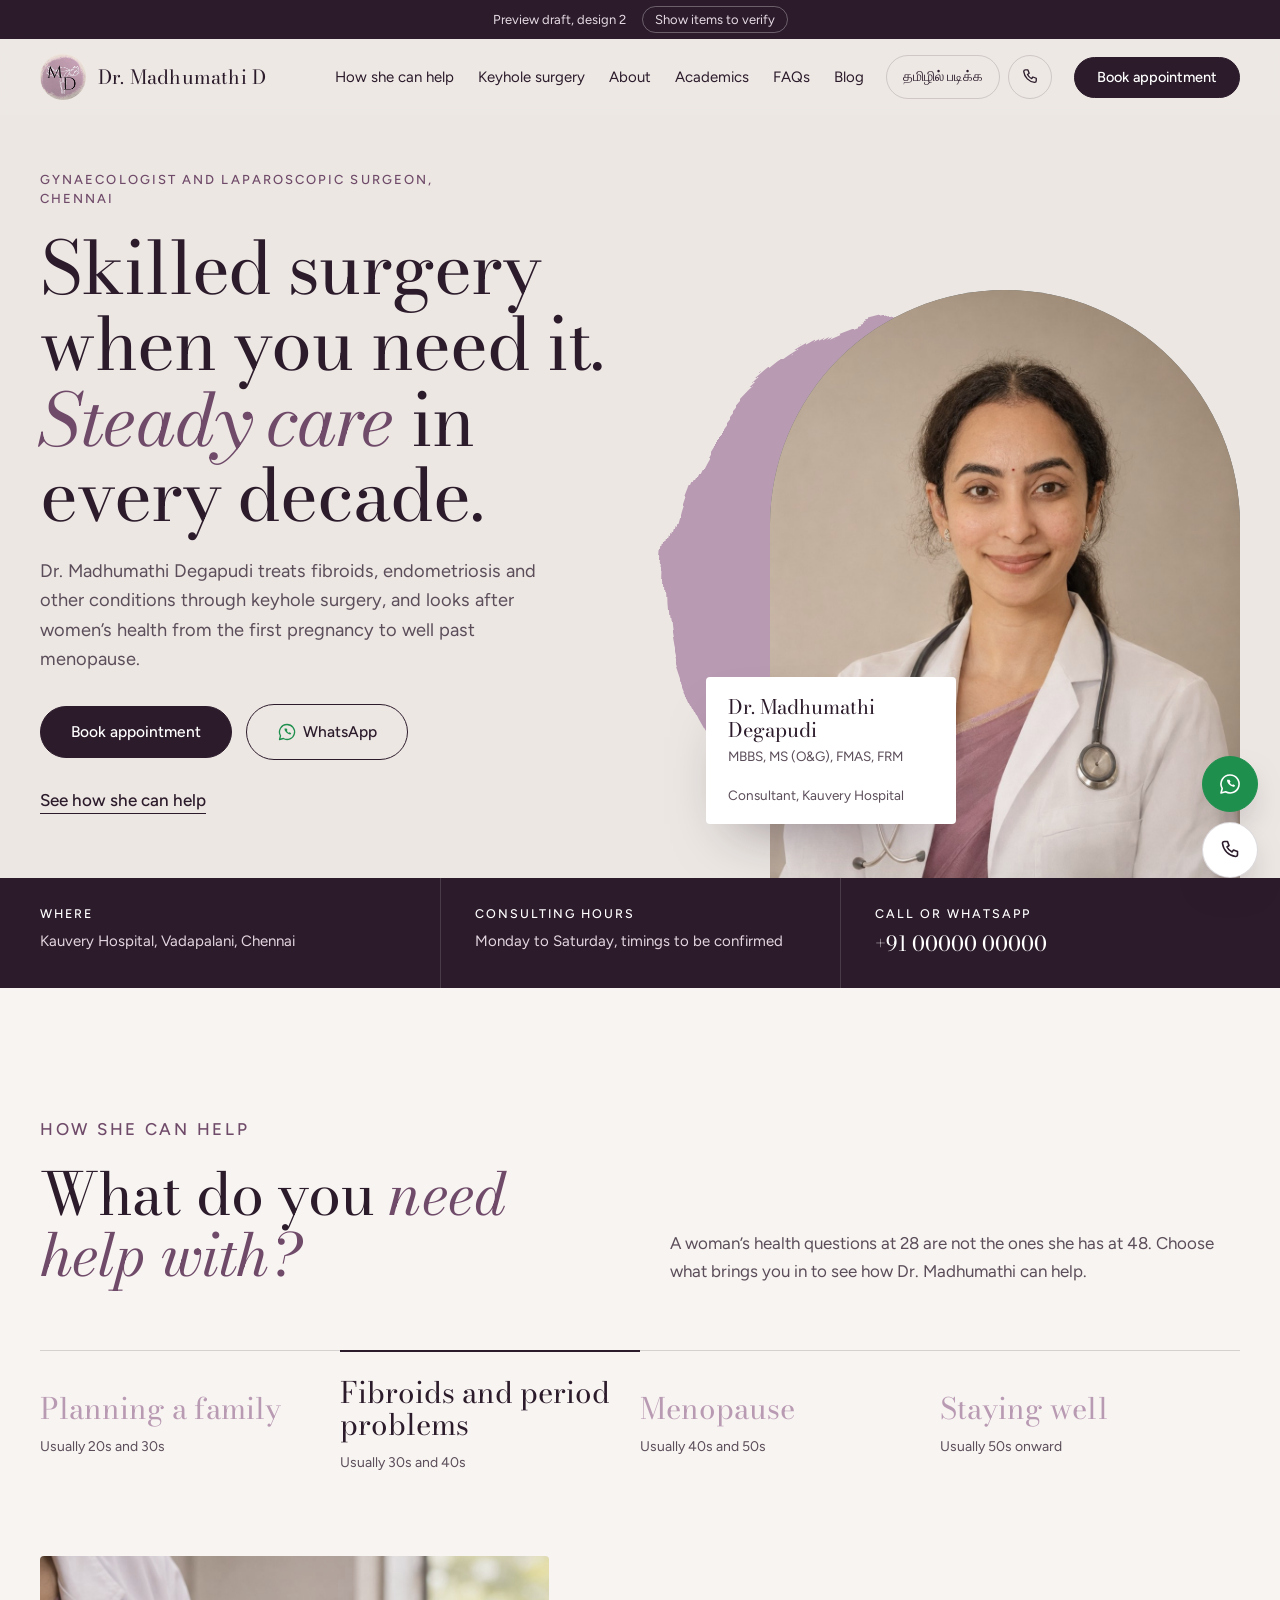
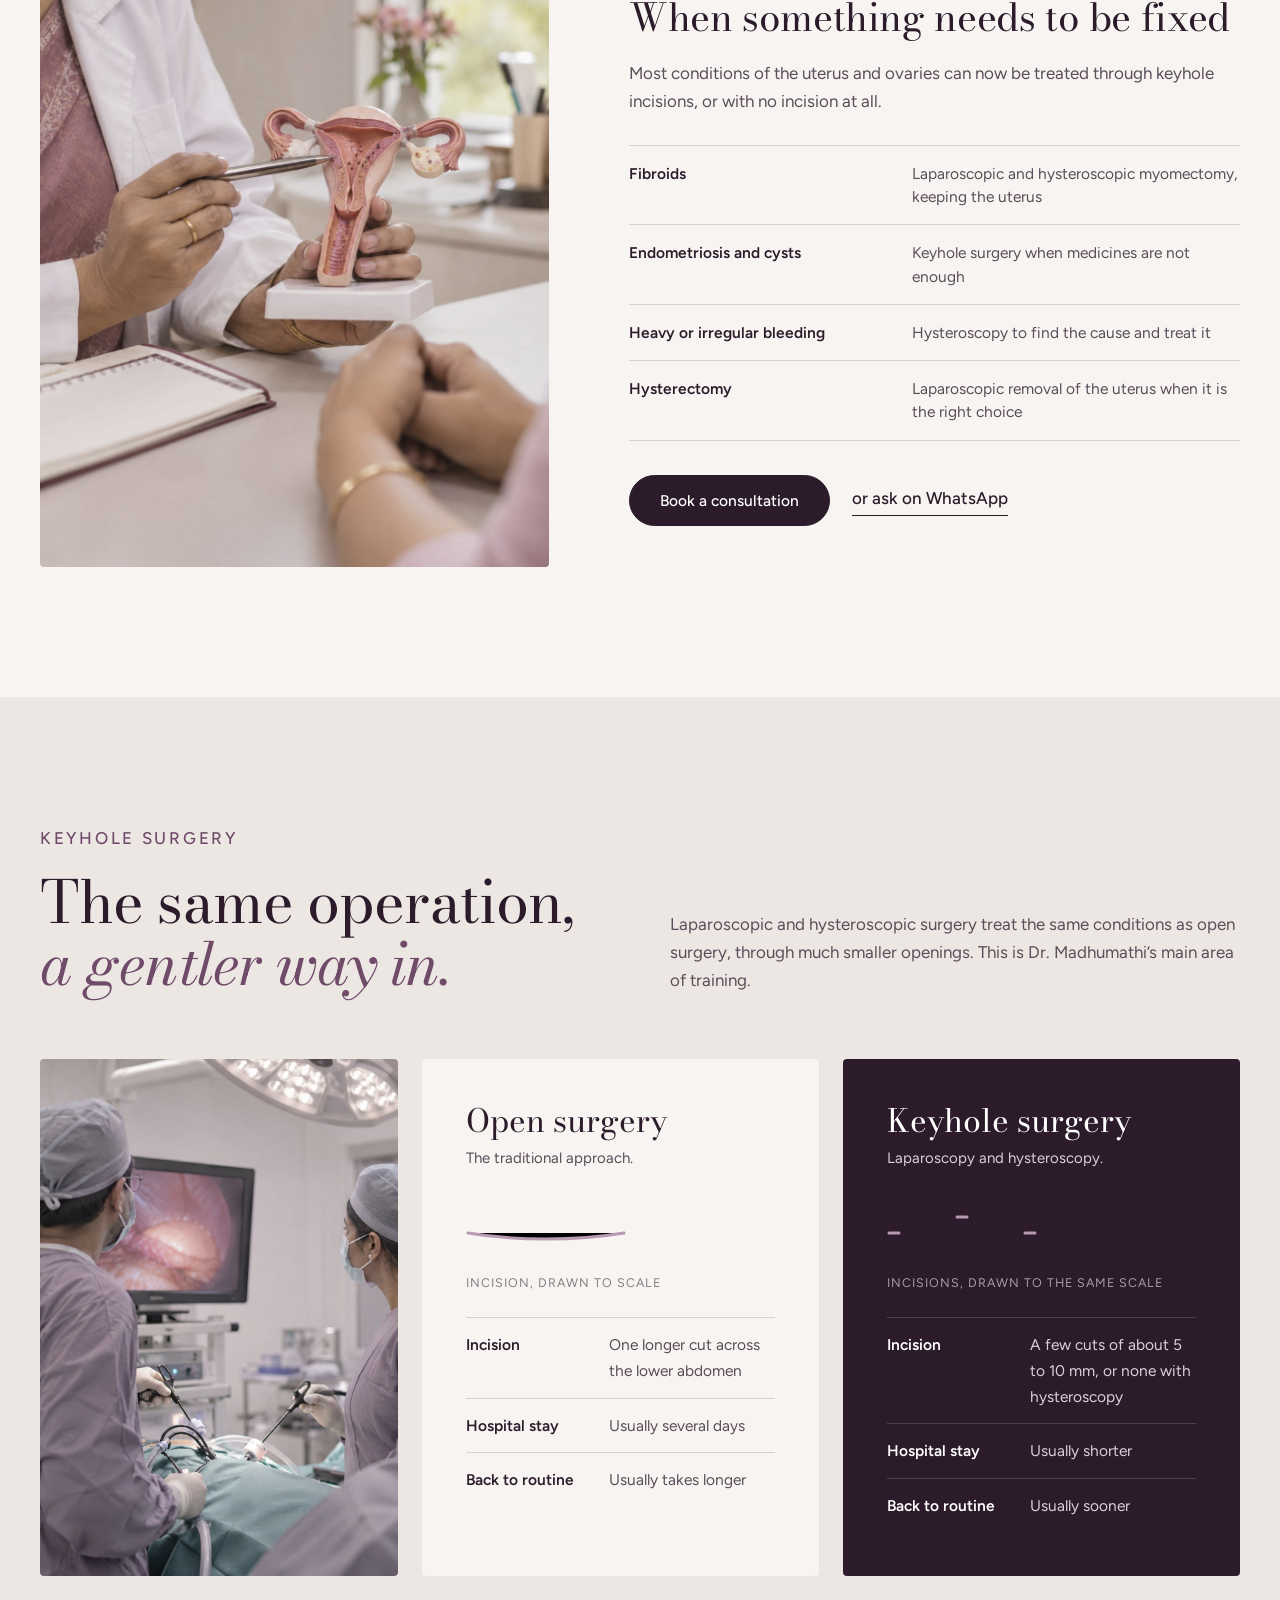
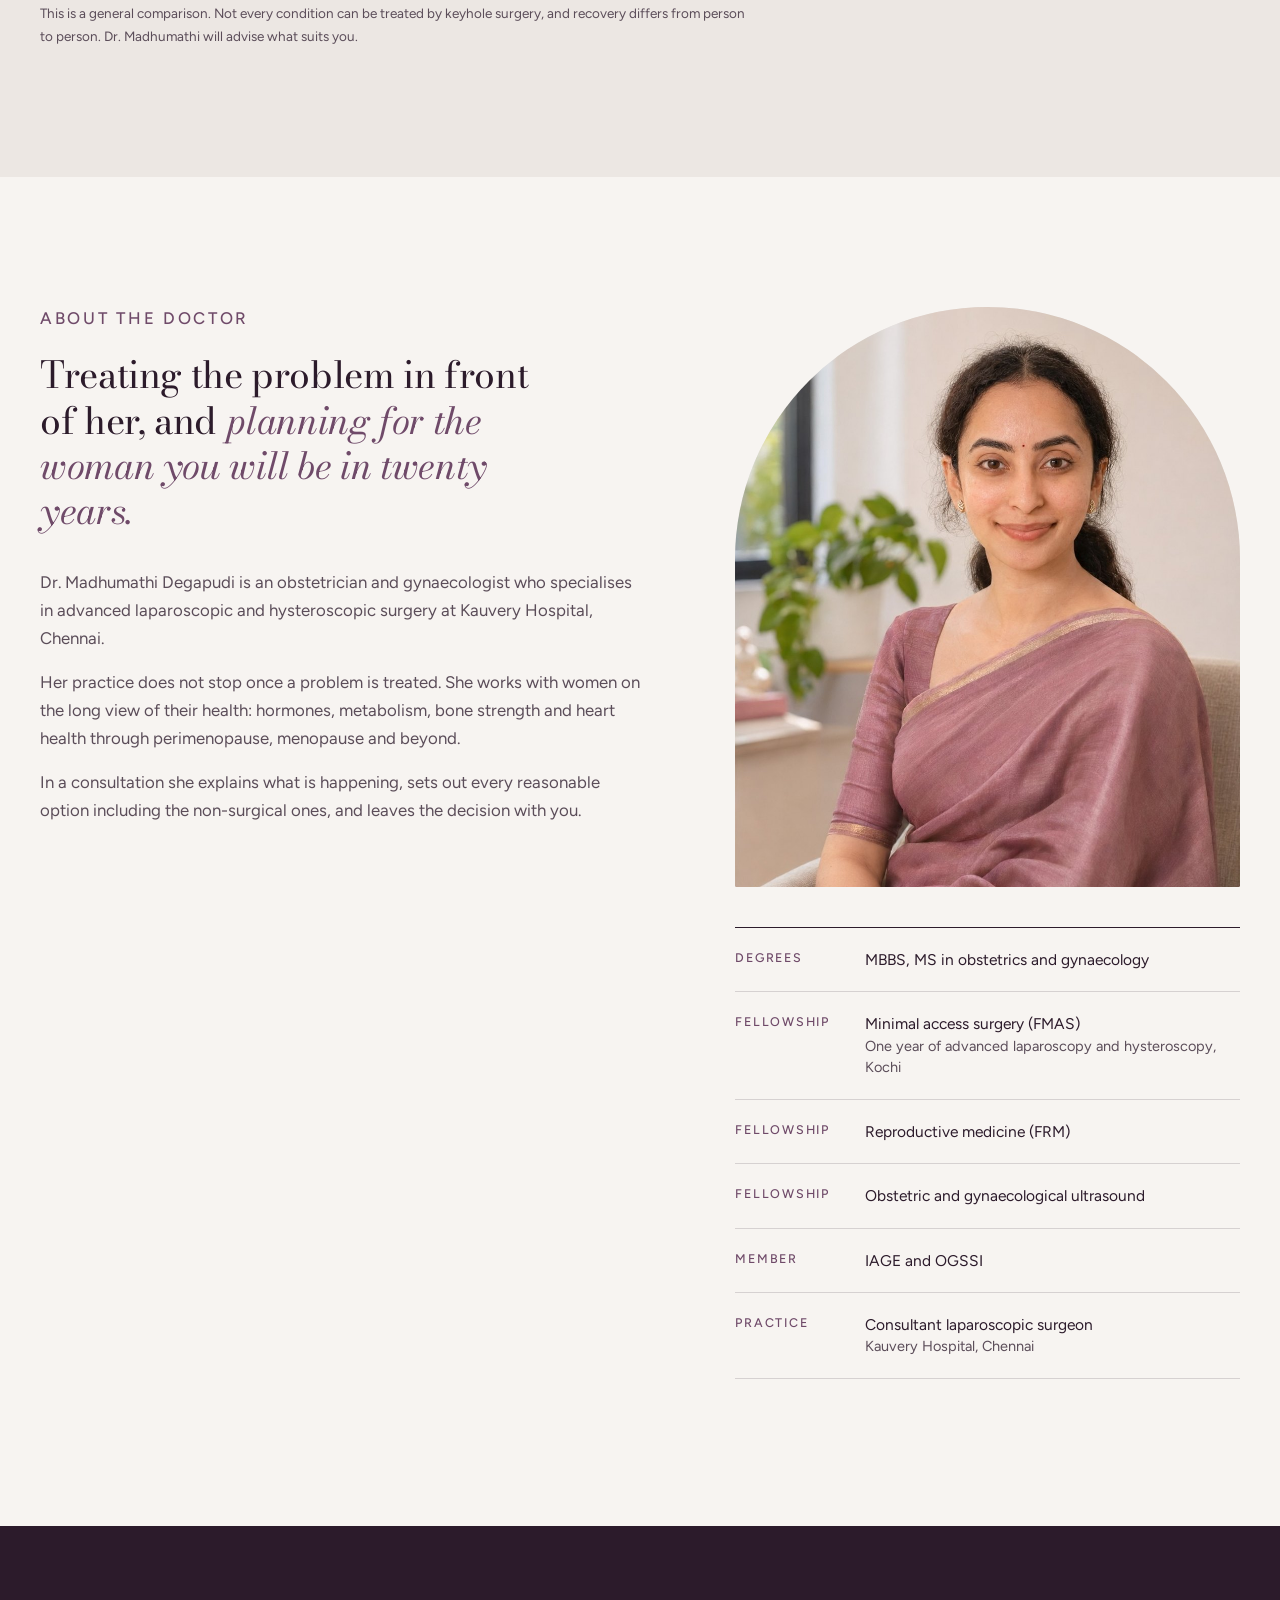
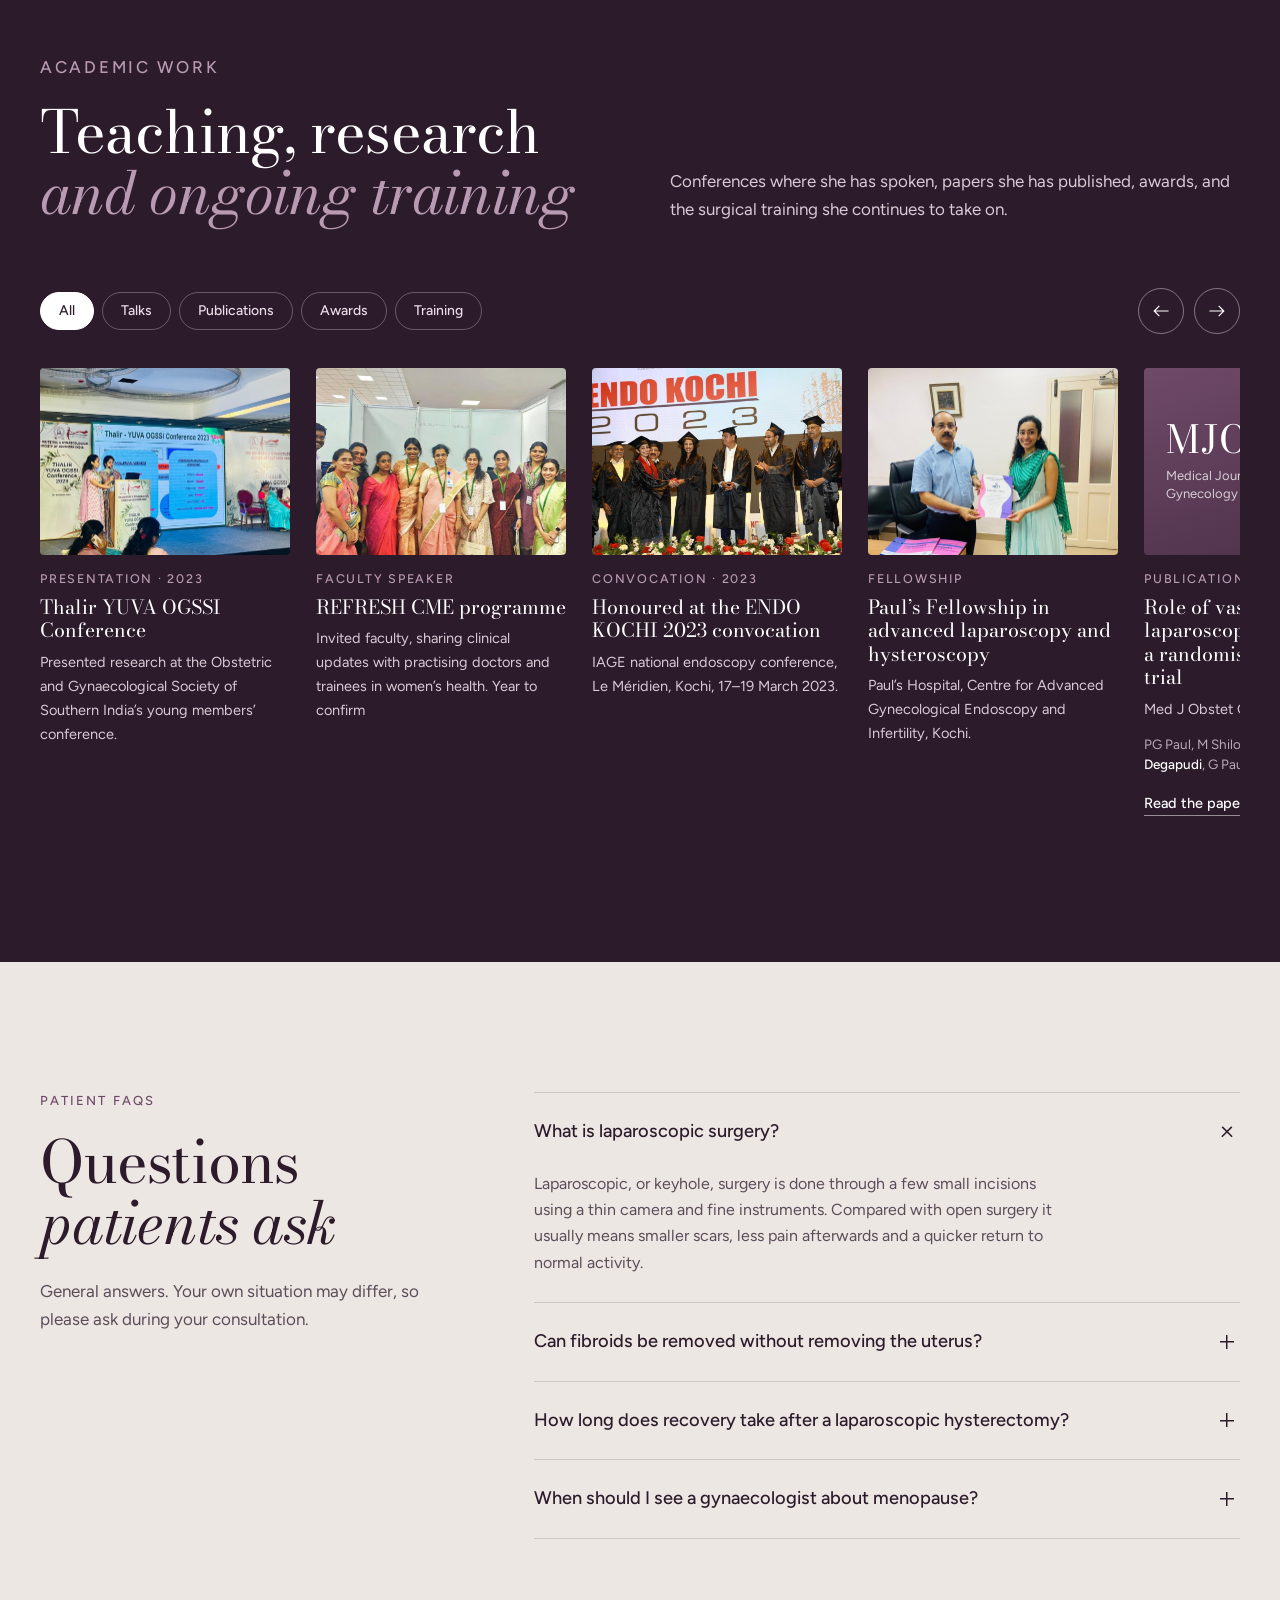
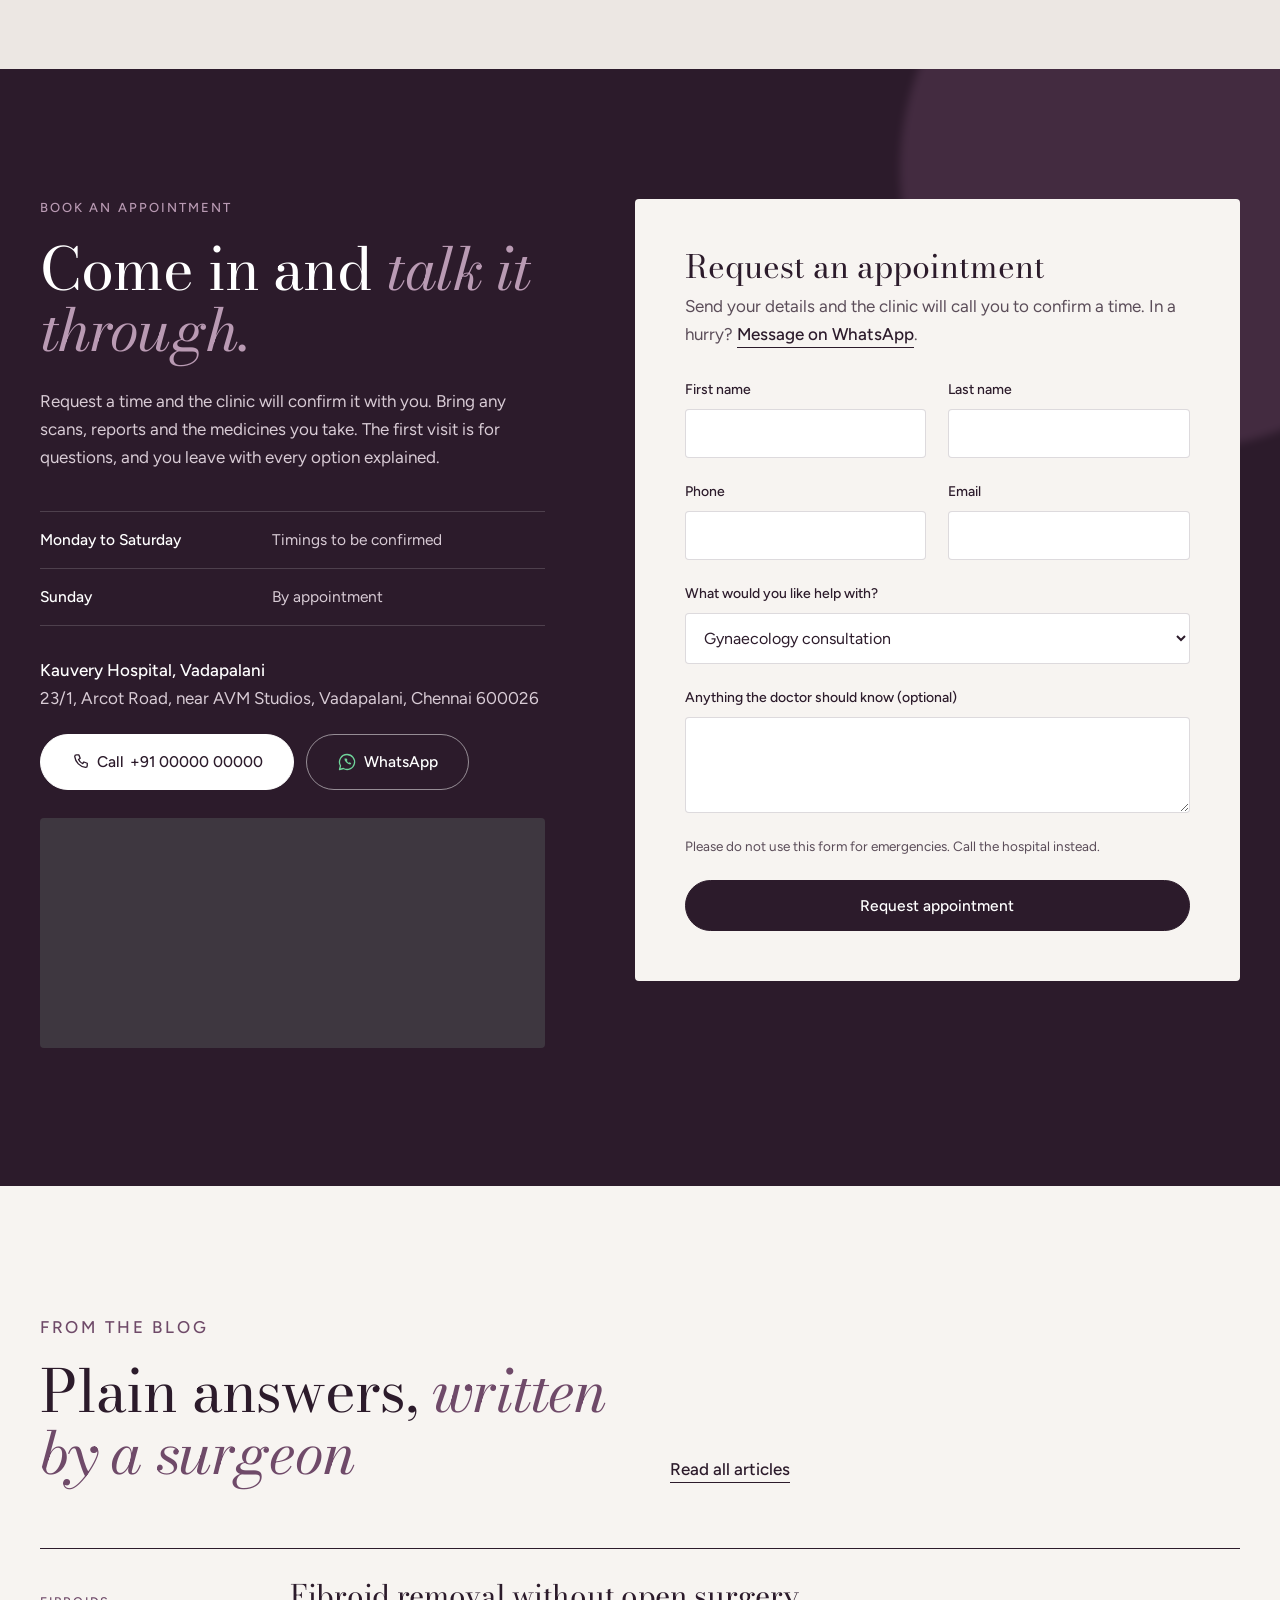
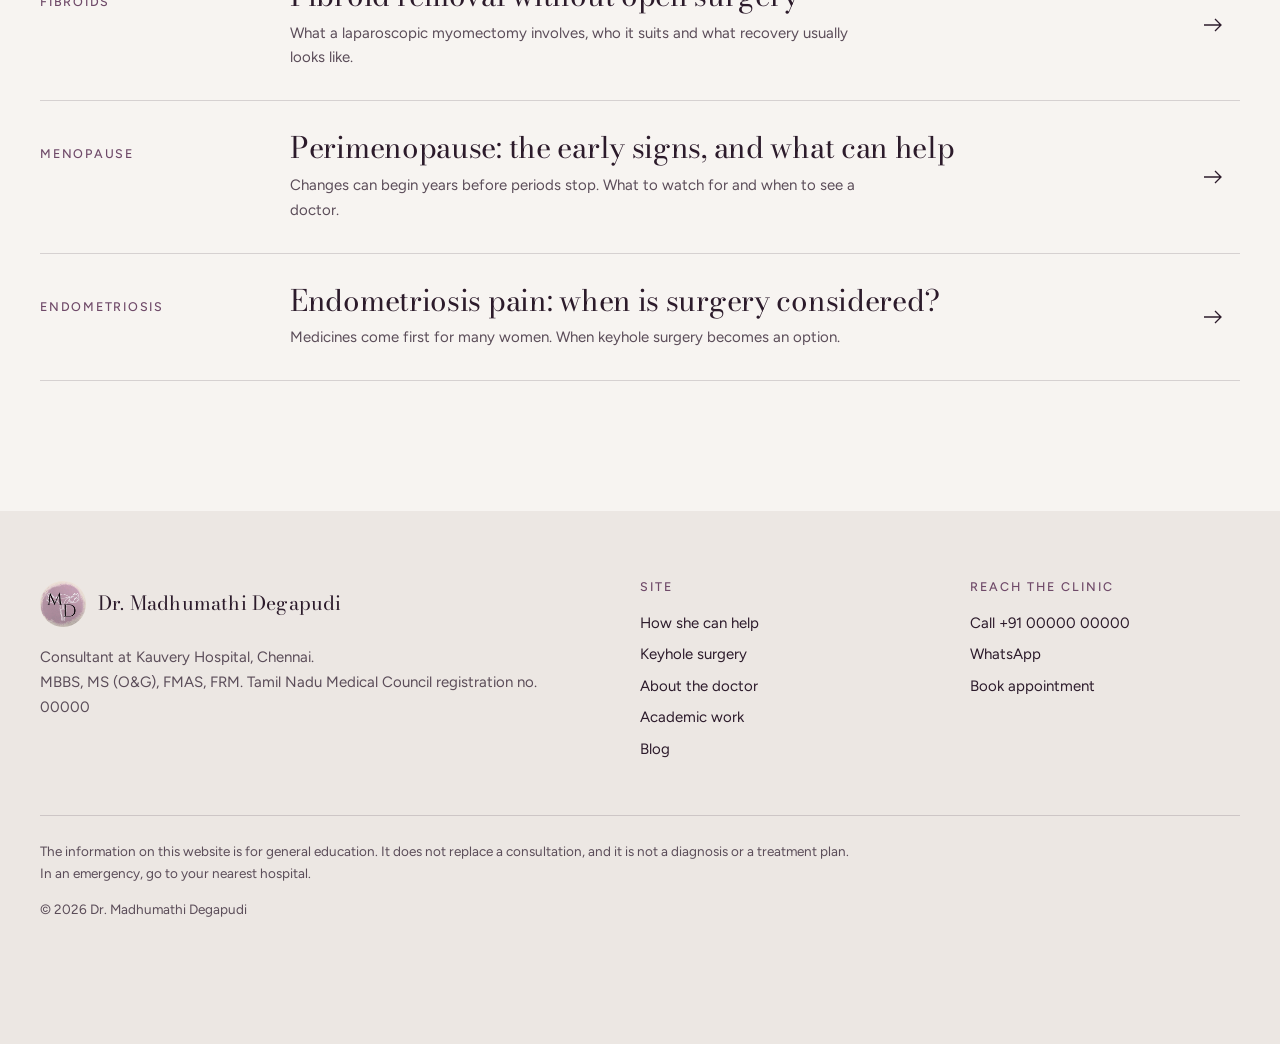
<file: index.html>
<!DOCTYPE html>
<html lang="en">
<head>
<meta charset="utf-8">
<meta name="robots" content="noindex, nofollow">
<meta name="viewport" content="width=device-width, initial-scale=1">
<title>Dr. Madhumathi Degapudi | Laparoscopic Gynaecologist in Chennai</title>
<meta name="description" content="Dr. Madhumathi Degapudi is a gynaecological laparoscopic and hysteroscopic surgeon and obstetrician at Kauvery Hospital, Chennai. Keyhole surgery, pregnancy care, menopause and healthy ageing.">
<link rel="icon" href="assets/logo-mark.jpg">
<link rel="stylesheet" href="styles.css">
<script type="application/ld+json">{"@context":"https://schema.org","@type":"Physician","name":"Dr. Madhumathi Degapudi","medicalSpecialty":["Gynecologic","Obstetric"],"description":"Gynaecological laparoscopic and hysteroscopic surgeon and obstetrician in Chennai.","hospitalAffiliation":{"@type":"Hospital","name":"Kauvery Hospital, Vadapalani"},"address":{"@type":"PostalAddress","streetAddress":"23/1, Arcot Road, Vadapalani","addressLocality":"Chennai","addressRegion":"Tamil Nadu","postalCode":"600026","addressCountry":"IN"}}</script>
</head>
<body class="hide-marks">
<div class="toast" role="status" aria-live="polite"></div><div class="preview-bar"><span>Preview draft, design 2</span><button type="button" data-toggle-marks>Show items to verify</button></div><svg width="0" height="0" style="position:absolute" aria-hidden="true"><symbol id="i-wa" viewBox="0 0 24 24"><path fill="none" stroke="currentColor" stroke-width="1.6" stroke-linejoin="round" d="M12 3a9 9 0 0 0-7.8 13.5L3 21l4.6-1.2A9 9 0 1 0 12 3Z"/><path fill="currentColor" d="M9.1 7.800c-.5 2.900 3.1 6.800 7 7.1l1-1.5-2-1.2-.9.8c-1-.4-2-1.400-2.400-2.400l.8-.9-1.2-2Z"/></symbol><symbol id="i-ph" viewBox="0 0 24 24"><path fill="none" stroke="currentColor" stroke-width="1.6" stroke-linejoin="round" d="M6.5 3.5h3l1.5 4-2 1.5a11 11 0 0 0 5 5l1.5-2 4 1.5v3a2 2 0 0 1-2 2A15 15 0 0 1 4.5 5.5a2 2 0 0 1 2-2Z"/></symbol></svg>
<header class="site-header" data-widget="header"><div class="wrap">
  <a class="brand" href="index.html"><img src="assets/logo-mark.jpg" alt=""><span><b>Dr. Madhumathi D</b><small>Laparoscopic surgeon and reproductive health specialist</small></span></a>
  <nav class="nav" id="nav" aria-label="Main"><a href="#care">How she can help</a><a href="#keyhole">Keyhole surgery</a><a href="#about">About</a><a href="#academics">Academics</a><a href="#faqs">FAQs</a><a href="blog.html">Blog</a><a href="#book">Contact</a><a class="nav-ta" href="#" lang="ta" data-tamil>தமிழில் படிக்க</a></nav>
  <div class="reach"><a class="lang" href="#" lang="ta" data-tamil title="Tamil version: to be added on the live site">தமிழில் படிக்க</a><a class="round" href="tel:+910000000000" aria-label="Call the clinic"><svg class="ic" aria-hidden="true"><use href="#i-ph"/></svg></a></div>
  <a class="btn sm" href="#book">Book appointment</a>
  <button class="menu-btn" type="button" aria-label="Menu" aria-expanded="false" aria-controls="nav"></button>
</div></header>
<main>
<section class="hero" data-widget="hero"><div class="wrap">
  <div class="hero-text">
    <p class="label">Gynaecologist and laparoscopic surgeon, Chennai</p>
    <h1>Skilled surgery when you need it. <i>Steady care</i> in every decade.</h1>
    <p class="hero-lede">Dr. Madhumathi Degapudi treats fibroids, endometriosis and other conditions through keyhole surgery, and looks after women&rsquo;s health from the first pregnancy to well past menopause.</p>
    <div class="hero-actions"><a class="btn" href="#book">Book appointment</a><a class="btn wa-o" href="https://wa.me/910000000000?text=Hello%2C%20I%20would%20like%20to%20book%20an%20appointment%20with%20Dr.%20Madhumathi."><svg class="ic" aria-hidden="true"><use href="#i-wa"/></svg>WhatsApp</a></div>
    <p class="hero-more"><a class="tlink" href="#care">See how she can help</a></p>
  </div>
  <div class="hero-visual">
    <div class="disc" aria-hidden="true"><svg viewBox="0 0 200 200"><defs><filter id="brush" x="-20%" y="-20%" width="140%" height="140%"><feTurbulence type="fractalNoise" baseFrequency=".035" numOctaves="3" seed="7"/><feDisplacementMap in="SourceGraphic" scale="14"/></filter></defs><circle cx="100" cy="100" r="86" filter="url(#brush)"/></svg></div>
    <div class="hero-portrait"><img src="assets/img/dr-madhumathi-coat.jpg" alt="Dr. Madhumathi Degapudi, gynaecologist and laparoscopic surgeon, in a white coat"></div>
    <div class="hero-tag"><b>Dr. Madhumathi Degapudi</b><span><span class="v">MBBS, MS (O&amp;G), FMAS, FRM</span><br>Consultant, Kauvery Hospital</span></div>
  </div>
</div></section>

<section class="facts" data-widget="info-bar" aria-label="Clinic details"><div class="wrap"><ul>
  <li><b>Where</b>Kauvery Hospital, <span class="v">Vadapalani</span>, Chennai</li>
  <li><b>Consulting hours</b><span class="v">Monday to Saturday, timings to be confirmed</span></li>
  <li><b>Call or WhatsApp</b><a href="tel:+910000000000"><span class="v">+91 00000 00000</span></a></li>
</ul></div></section>

<section class="section" id="care" data-widget="treatments-grid"><div class="wrap">
  <div class="head rv"><div><p class="label">How she can help</p><h2>What do you <i>need help with?</i></h2></div><p>A woman&rsquo;s health questions at 28 are not the ones she has at 48. Choose what brings you in to see how Dr. Madhumathi can help.</p></div>
  <div class="stages rv" role="tablist" aria-label="Life stage"><button class="stage-tab" role="tab" id="t-s1" aria-controls="s1" aria-selected="false" tabindex="-1"><span class="age">Planning a family</span><span class="name">Usually 20s and 30s</span></button><button class="stage-tab" role="tab" id="t-s2" aria-controls="s2" aria-selected="true" tabindex="0"><span class="age">Fibroids and period problems</span><span class="name">Usually 30s and 40s</span></button><button class="stage-tab" role="tab" id="t-s3" aria-controls="s3" aria-selected="false" tabindex="-1"><span class="age">Menopause</span><span class="name">Usually 40s and 50s</span></button><button class="stage-tab" role="tab" id="t-s4" aria-controls="s4" aria-selected="false" tabindex="-1"><span class="age">Staying well</span><span class="name">Usually 50s onward</span></button></div>
  <div class="panel" role="tabpanel" id="s1" aria-labelledby="t-s1" hidden><div class="panel-pic"><img src="assets/img/pregnancy.jpg" alt="A pregnant woman resting her hands on her bump" loading="lazy"></div><div class="panel-body"><h3>Starting a family, or deciding when to</h3><p>Care for the years when periods, contraception, fertility and pregnancy are the questions that matter most.</p><ul><li><b>Pregnancy care</b><span>Antenatal visits, normal delivery and caesarean section</span></li><li><b>High-risk pregnancy</b><span>Closer monitoring when you or the baby need it</span></li><li><b>Fertility</b><span>Evaluation, treatment and laparoscopic tubal recanalisation</span></li><li><b>Ultrasound</b><span>Obstetric and gynaecological scans</span></li></ul><div class="cta-row"><a class="btn" href="#book">Book a consultation</a><a class="tlink" href="https://wa.me/910000000000?text=Hello%2C%20I%20would%20like%20to%20book%20an%20appointment%20with%20Dr.%20Madhumathi.">or ask on WhatsApp</a></div></div></div><div class="panel" role="tabpanel" id="s2" aria-labelledby="t-s2"><div class="panel-pic"><img src="assets/img/consultation.jpg" alt="A doctor explaining a model of the uterus to a patient" loading="lazy"></div><div class="panel-body"><h3>When something needs to be fixed</h3><p>Most conditions of the uterus and ovaries can now be treated through keyhole incisions, or with no incision at all.</p><ul><li><b>Fibroids</b><span>Laparoscopic and hysteroscopic myomectomy, keeping the uterus</span></li><li><b>Endometriosis and cysts</b><span>Keyhole surgery when medicines are not enough</span></li><li><b>Heavy or irregular bleeding</b><span>Hysteroscopy to find the cause and treat it</span></li><li><b>Hysterectomy</b><span>Laparoscopic removal of the uterus when it is the right choice</span></li></ul><div class="cta-row"><a class="btn" href="#book">Book a consultation</a><a class="tlink" href="https://wa.me/910000000000?text=Hello%2C%20I%20would%20like%20to%20book%20an%20appointment%20with%20Dr.%20Madhumathi.">or ask on WhatsApp</a></div></div></div><div class="panel" role="tabpanel" id="s3" aria-labelledby="t-s3" hidden><div class="panel-pic"><img src="assets/img/menopause.jpg" alt="A woman in her late forties relaxing with a cup of tea" loading="lazy"></div><div class="panel-body"><h3>The change, without the guesswork</h3><p>Hot flushes, poor sleep, mood changes and unpredictable cycles are common. They are also treatable.</p><p class="v v-only" style="display:inline-block;font-size:14px">Services in this stage come from the doctor's note and need her confirmation.</p><ul><li><b>Symptom relief</b><span>Assessment and treatment, including hormone therapy where suitable</span></li><li><b>Bleeding problems</b><span>Prompt checks for heavy or unexpected bleeding</span></li><li><b>Screening</b><span>Cervical and breast screening at the right intervals</span></li><li><b>Metabolic health</b><span>Weight, blood sugar, thyroid and cholesterol reviewed together</span></li></ul><div class="cta-row"><a class="btn" href="#book">Book a consultation</a><a class="tlink" href="https://wa.me/910000000000?text=Hello%2C%20I%20would%20like%20to%20book%20an%20appointment%20with%20Dr.%20Madhumathi.">or ask on WhatsApp</a></div></div></div><div class="panel" role="tabpanel" id="s4" aria-labelledby="t-s4" hidden><div class="panel-pic"><img src="assets/img/healthy-ageing.jpg" alt="An older woman out on a morning walk" loading="lazy"></div><div class="panel-body"><h3>Strong for the decades ahead</h3><p>After menopause the risks shift to bones, heart and metabolism. A yearly review keeps you ahead of them.</p><p class="v v-only" style="display:inline-block;font-size:14px">Services in this stage come from the doctor's note and need her confirmation.</p><ul><li><b>Bone health</b><span>Screening and prevention of osteoporosis</span></li><li><b>Heart health</b><span>Risk checks that change after menopause</span></li><li><b>Bleeding after menopause</b><span>Always worth an early visit</span></li><li><b>Yearly review</b><span>One appointment that covers the whole picture</span></li></ul><div class="cta-row"><a class="btn" href="#book">Book a consultation</a><a class="tlink" href="https://wa.me/910000000000?text=Hello%2C%20I%20would%20like%20to%20book%20an%20appointment%20with%20Dr.%20Madhumathi.">or ask on WhatsApp</a></div></div></div>
</div></section>

<section class="section keyhole" id="keyhole" data-widget="features"><div class="wrap">
  <div class="head rv"><div><p class="label">Keyhole surgery</p><h2>The same operation, <i>a gentler way in.</i></h2></div><p>Laparoscopic and hysteroscopic surgery treat the same conditions as open surgery, through much smaller openings. This is Dr. Madhumathi&rsquo;s main area of training.</p></div>
  <div class="compare rv">
    <figure class="cmp-pic"><img src="assets/img/keyhole-surgery.jpg" alt="Surgeons performing a laparoscopic operation, watching the camera view on a monitor" loading="lazy"></figure>
    <div class="cmp"><h3>Open surgery</h3><p>The traditional approach.</p>
      <svg viewBox="0 0 300 56" preserveAspectRatio="xMinYMid meet" aria-hidden="true"><path class="cut" d="M2 30C50 38 110 38 158 30"/></svg><p class="cap">Incision, drawn to scale</p>
      <dl><div><dt>Incision</dt><dd>One longer cut across the lower abdomen</dd></div><div><dt>Hospital stay</dt><dd>Usually several days</dd></div><div><dt>Back to routine</dt><dd>Usually takes longer</dd></div></dl></div>
    <div class="cmp on"><h3>Keyhole surgery</h3><p>Laparoscopy and hysteroscopy.</p>
      <svg viewBox="0 0 300 56" preserveAspectRatio="xMinYMid meet" aria-hidden="true"><path class="cut" d="M2 30h10M70 14h10M138 30h10"/></svg><p class="cap">Incisions, drawn to the same scale</p>
      <dl><div><dt>Incision</dt><dd>A few cuts of about 5 to 10 mm, or none with hysteroscopy</dd></div><div><dt>Hospital stay</dt><dd>Usually shorter</dd></div><div><dt>Back to routine</dt><dd>Usually sooner</dd></div></dl></div>
  </div>
  <p class="note rv">This is a general comparison. Not every condition can be treated by keyhole surgery, and recovery differs from person to person. Dr. Madhumathi will advise what suits you. <span class="v v-only">Comparison wording to be approved by the doctor.</span></p>
</div></section>

<section class="section" id="about" data-widget="about"><div class="wrap about">
  <div class="about-copy rv">
    <p class="label">About the doctor</p>
    <p class="statement">Treating the problem in front of her, and <i>planning for the woman you will be in twenty years.</i></p>
    <p>Dr. Madhumathi Degapudi is an obstetrician and gynaecologist who specialises in advanced laparoscopic and hysteroscopic surgery at Kauvery Hospital, Chennai.</p>
    <p>Her practice does not stop once a problem is treated. She works with women on the long view of their health: hormones, metabolism, bone strength and heart health through perimenopause, menopause and beyond.</p>
    <p>In a consultation she explains what is happening, sets out every reasonable option including the non-surgical ones, and leaves the decision with you.</p>
  </div>
  <div class="about-side rv">
  <figure class="about-pic"><img src="assets/img/dr-madhumathi-saree.jpg" alt="Dr. Madhumathi Degapudi in a mauve silk saree, in her consultation room" loading="lazy"></figure>
  <dl class="cv">
    <div><dt>Degrees</dt><dd><span class="v">MBBS, MS in obstetrics and gynaecology</span></dd></div>
    <div><dt>Fellowship</dt><dd><span class="v">Minimal access surgery (FMAS)</span><small><span class="v">One year of advanced laparoscopy and hysteroscopy, Kochi</span></small></dd></div>
    <div><dt>Fellowship</dt><dd><span class="v">Reproductive medicine (FRM)</span></dd></div>
    <div><dt>Fellowship</dt><dd><span class="v">Obstetric and gynaecological ultrasound</span></dd></div>
    <div><dt>Member</dt><dd><span class="v">IAGE and OGSSI</span></dd></div>
    <div><dt>Practice</dt><dd>Consultant laparoscopic surgeon<small>Kauvery Hospital, Chennai</small></dd></div>
  </dl>
  </div>
</div></section>

<section class="section acad" id="academics" data-widget="gallery"><div class="wrap">
  <div class="head rv"><div><p class="label">Academic work</p><h2>Teaching, research <i>and ongoing training</i></h2></div><p>Conferences where she has spoken, papers she has published, awards, and the surgical training she continues to take on. <span class="v v-only">Photos and captions are from the doctor. Papers are checked against the journals.</span></p></div>
  <div class="acad-bar rv"><div class="chips" role="group" aria-label="Show">
    <button type="button" class="chip" aria-pressed="true" data-f="all">All</button><button type="button" class="chip" aria-pressed="false" data-f="talk">Talks</button><button type="button" class="chip" aria-pressed="false" data-f="paper">Publications</button><button type="button" class="chip" aria-pressed="false" data-f="award">Awards</button><button type="button" class="chip" aria-pressed="false" data-f="training">Training</button></div>
    <div class="rec-nav"><button type="button" data-rec="-1" aria-label="Previous"><svg viewBox="0 0 26 26" aria-hidden="true"><path d="M22 13H5M11 7l-6 6 6 6"/></svg></button><button type="button" data-rec="1" aria-label="Next"><svg viewBox="0 0 26 26" aria-hidden="true"><path d="M4 13h17M15 7l6 6-6 6"/></svg></button></div></div>
  <div class="rec-row rv" tabindex="0" aria-label="Academic work, scroll sideways">
    <article class="rec" data-cat="talk"><div class="rec-ph pic"><img src="assets/img/acad-thalir-yuva-ogssi-2023.jpg" alt="Dr. Madhumathi presenting on stage at the Thalir YUVA OGSSI Conference 2023" loading="lazy" style="object-position:40% 50%"></div><p class="rec-k">Presentation &middot; 2023</p><h3>Thalir YUVA OGSSI Conference</h3><p class="rec-m">Presented research at the Obstetric and Gynaecological Society of Southern India&rsquo;s young members&rsquo; conference.</p></article>
    <article class="rec" data-cat="talk"><div class="rec-ph pic"><img src="assets/img/acad-refresh-cme.jpg" alt="Dr. Madhumathi with fellow faculty at the REFRESH CME programme" loading="lazy" style="object-position:50% 40%"></div><p class="rec-k">Faculty speaker</p><h3>REFRESH CME programme</h3><p class="rec-m">Invited faculty, sharing clinical updates with practising doctors and trainees in women&rsquo;s health. <span class="v">Year to confirm</span></p></article>
    <article class="rec" data-cat="award"><div class="rec-ph pic"><img src="assets/img/acad-endo-kochi-convocation.jpg" alt="Dr. Madhumathi receiving her fellowship at the ENDO KOCHI 2023 convocation" loading="lazy" style="object-position:28% 45%"></div><p class="rec-k">Convocation &middot; 2023</p><h3>Honoured at the ENDO KOCHI 2023 convocation</h3><p class="rec-m">IAGE national endoscopy conference, Le M&eacute;ridien, Kochi, 17&ndash;19 March 2023.</p></article>
    <article class="rec" data-cat="training"><div class="rec-ph pic"><img src="assets/img/acad-pauls-fellowship.jpg" alt="Dr. Madhumathi receiving the Paul&rsquo;s Fellowship certificate" loading="lazy" style="object-position:50% 40%"></div><p class="rec-k">Fellowship</p><h3>Paul&rsquo;s Fellowship in advanced laparoscopy and hysteroscopy</h3><p class="rec-m">Paul&rsquo;s Hospital, Centre for Advanced Gynecological Endoscopy and Infertility, Kochi.</p></article>
    <article class="rec" data-cat="paper"><div class="rec-ph jrnl"><b>MJOG</b><span>Medical Journal of Obstetrics and Gynecology</span></div><p class="rec-k">Publication &middot; 2022</p><h3>Role of vasopressin in total laparoscopic hysterectomy: a randomised controlled trial</h3><p class="rec-m">Med J Obstet Gynecol 10(1): 1156</p><p class="rec-a">PG Paul, M Shilotri, AK Chowdary, <b>M Degapudi</b>, G Paul, et al.</p><a class="tlink" href="https://www.jscimedcentral.com/journal-article-abstract/Medical-Journal-of-Obstetrics-and-Gynecology/Role-of-Vasopressin-in-Total-Laparoscopic-Hysterectomy---A-Randomized-Controlled-Tria-10789" target="_blank" rel="noopener">Read the paper</a></article>
    <article class="rec" data-cat="paper"><div class="rec-ph jrnl"><b>JSAFOG</b><span>Journal of South Asian Federation of Obstetrics and Gynaecology</span></div><p class="rec-k">Publication &middot; 2022</p><h3>A pelvic cauliflower-like growth: a misleading diagnosis</h3><p class="rec-m">JSAFOG 14(3): 332&ndash;333</p><p class="rec-a">PG Paul, K Anusha Chowdary, M Shilotri, G Paul, <b>M Degapudi</b></p><a class="tlink" href="https://www.researchgate.net/publication/361227486_A_Pelvic_Cauliflower-like_Growth_A_Misleading_Diagnosis" target="_blank" rel="noopener">Read the paper</a></article>
    <article class="rec" data-cat="paper"><div class="rec-ph jrnl"><b>IJRCOG</b><span>Int. Journal of Reproduction, Contraception, Obstetrics and Gynecology</span></div><p class="rec-k">Publication &middot; 2021</p><h3>A rare case of primary fallopian tube carcinoma in a woman with post-menopausal bleeding</h3><p class="rec-m">IJRCOG 10(9): 3630&ndash;3632</p><p class="rec-a">PG Paul, A Annal, K Anusha Chowdary, M Shilotri, G Paul, <b>M Degapudi</b></p><a class="tlink" href="https://www.ijrcog.org/index.php/ijrcog/article/view/10581" target="_blank" rel="noopener">Read the paper</a></article>
  </div>
</div></section>

<section class="section faq" id="faqs" data-widget="faq"><div class="wrap faq-grid">
  <div class="rv"><p class="label">Patient FAQs</p><h2>Questions <i>patients ask</i></h2><p style="margin-top:22px">General answers. Your own situation may differ, so please ask during your consultation.</p></div>
  <div class="rv">
    <details open><summary>What is laparoscopic surgery?</summary><p>Laparoscopic, or keyhole, surgery is done through a few small incisions using a thin camera and fine instruments. Compared with open surgery it usually means smaller scars, less pain afterwards and a quicker return to normal activity.</p></details>
    <details><summary>Can fibroids be removed without removing the uterus?</summary><p>Often, yes. A myomectomy removes the fibroids and leaves the uterus in place. Whether it suits you depends on the size, number and position of the fibroids and on your plans for pregnancy.</p></details>
    <details><summary>How long does recovery take after a laparoscopic hysterectomy?</summary><p>It varies from person to person. Many women go home within a few days and return to light activity over the following weeks. Your surgeon will give you a timeline based on your operation and general health.</p></details>
    <details><summary>When should I see a gynaecologist about menopause?</summary><p>Come in if hot flushes, poor sleep, mood changes or irregular periods are affecting your daily life, or if you have any bleeding after menopause. A check-up in your forties is also a good time to plan for bone and heart health.</p></details>
  </div>
</div></section>

<section class="section book" id="book" data-widget="appointment"><div class="wrap">
  <div class="rv">
    <p class="label">Book an appointment</p>
    <h2>Come in and <i>talk it through.</i></h2>
    <p class="visit-line">Request a time and the clinic will confirm it with you. Bring any scans, reports and the medicines you take. The first visit is for questions, and you leave with every option explained.</p>
    <table class="hours">
      <tr><th scope="row">Monday to Saturday</th><td><span class="v">Timings to be confirmed</span></td></tr>
      <tr><th scope="row">Sunday</th><td><span class="v">By appointment</span></td></tr>
    </table>
    <address><b>Kauvery Hospital, Vadapalani</b>23/1, Arcot Road, near AVM Studios, Vadapalani, Chennai 600026</address>
    <div class="quick"><a class="btn light" href="tel:+910000000000"><svg class="ic" aria-hidden="true"><use href="#i-ph"/></svg>Call <span class="v">+91 00000 00000</span></a><a class="btn wa-o" href="https://wa.me/910000000000?text=Hello%2C%20I%20would%20like%20to%20book%20an%20appointment%20with%20Dr.%20Madhumathi."><svg class="ic" aria-hidden="true"><use href="#i-wa"/></svg>WhatsApp</a></div>
    <iframe class="map" title="Map showing Kauvery Hospital, Vadapalani" loading="lazy" src="https://www.google.com/maps?q=Kauvery+Hospital+Vadapalani+Chennai&output=embed"></iframe>
  </div>
  <div class="form rv">
    <h3>Request an appointment</h3>
    <p>Send your details and the clinic will call you to confirm a time. In a hurry? <a class="tlink" href="https://wa.me/910000000000?text=Hello%2C%20I%20would%20like%20to%20book%20an%20appointment%20with%20Dr.%20Madhumathi.">Message on WhatsApp</a>.</p>
    <form id="appointment-form" class="am-form">
      <label class="field">First name<input type="text" name="first_name" autocomplete="given-name" required></label>
      <label class="field">Last name<input type="text" name="last_name" autocomplete="family-name"></label>
      <label class="field">Phone<input type="tel" name="phone" autocomplete="tel" required></label>
      <label class="field">Email<input type="email" name="email" autocomplete="email"></label>
      <label class="field full">What would you like help with?<select name="concern"><option>Gynaecology consultation</option><option>Surgery opinion</option><option>Pregnancy care</option><option>Fertility</option><option>Menopause and healthy ageing</option><option>Other</option></select></label>
      <label class="field full">Anything the doctor should know (optional)<textarea name="summary"></textarea></label>
      <small>Please do not use this form for emergencies. Call the hospital instead.</small>
      <button class="btn" type="submit">Request appointment</button>
    </form>
    <div class="sent" tabindex="-1" role="status">Appointment requested. On the live site this sends an email alert to the clinic; in this preview nothing is sent.</div>
  </div>
</div></section>

<section class="section" id="blog" data-widget="blog-grid"><div class="wrap">
  <div class="head rv"><div><p class="label">From the blog</p><h2>Plain answers, <i>written by a surgeon</i></h2></div><p><a class="tlink" href="blog.html">Read all articles</a></p></div>
  <div class="rows rv"><a class="jrow" href="#" data-in="fibroids"><span>Fibroids</span><div><h3>Fibroid removal without open surgery</h3><p>What a laparoscopic myomectomy involves, who it suits and what recovery usually looks like.</p></div><svg viewBox="0 0 26 26" aria-hidden="true"><path d="M4 13h17M15 7l6 6-6 6"/></svg></a><a class="jrow" href="#" data-in="menopause"><span>Menopause</span><div><h3>Perimenopause: the early signs, and what can help</h3><p>Changes can begin years before periods stop. What to watch for and when to see a doctor.</p></div><svg viewBox="0 0 26 26" aria-hidden="true"><path d="M4 13h17M15 7l6 6-6 6"/></svg></a><a class="jrow" href="#" data-in="endometriosis"><span>Endometriosis</span><div><h3>Endometriosis pain: when is surgery considered?</h3><p>Medicines come first for many women. When keyhole surgery becomes an option.</p></div><svg viewBox="0 0 26 26" aria-hidden="true"><path d="M4 13h17M15 7l6 6-6 6"/></svg></a></div>
</div></section>
</main>
<footer class="site-footer" data-widget="footer"><div class="wrap">
  <div class="cols">
    <div><a class="brand" href="index.html"><img src="assets/logo-mark.jpg" alt=""><span><b>Dr. Madhumathi Degapudi</b><small>Laparoscopic surgeon and reproductive health specialist</small></span></a>
      <p>Consultant at Kauvery Hospital, Chennai.<br><span class="v">MBBS, MS (O&amp;G), FMAS, FRM</span>. Tamil Nadu Medical Council registration no. <span class="v">00000</span></p></div>
    <div><h3>Site</h3><ul><li><a href="#care">How she can help</a></li><li><a href="#keyhole">Keyhole surgery</a></li><li><a href="#about">About the doctor</a></li><li><a href="#academics">Academic work</a></li><li><a href="blog.html">Blog</a></li></ul></div>
    <div><h3>Reach the clinic</h3><ul><li><a href="tel:+910000000000">Call <span class="v">+91 00000 00000</span></a></li><li><a href="https://wa.me/910000000000?text=Hello%2C%20I%20would%20like%20to%20book%20an%20appointment%20with%20Dr.%20Madhumathi.">WhatsApp</a></li><li><a href="#book">Book appointment</a></li></ul></div>
  </div>
  <div class="fine"><p>The information on this website is for general education. It does not replace a consultation, and it is not a diagnosis or a treatment plan. In an emergency, go to your nearest hospital.</p><p>&copy; 2026 Dr. Madhumathi Degapudi</p></div>
</div></footer>
<nav class="dock" aria-label="Quick actions"><a href="tel:+910000000000"><svg class="ic" aria-hidden="true"><use href="#i-ph"/></svg>Call</a><a class="wa" href="https://wa.me/910000000000?text=Hello%2C%20I%20would%20like%20to%20book%20an%20appointment%20with%20Dr.%20Madhumathi."><svg class="ic" aria-hidden="true"><use href="#i-wa"/></svg>WhatsApp</a><a class="main" href="#book">Book</a></nav>
<div class="float" aria-label="Quick contact"><a class="wa" href="https://wa.me/910000000000?text=Hello%2C%20I%20would%20like%20to%20book%20an%20appointment%20with%20Dr.%20Madhumathi." aria-label="WhatsApp the clinic" title="WhatsApp the clinic"><svg class="ic" aria-hidden="true"><use href="#i-wa"/></svg><span>WhatsApp us</span></a><a href="tel:+910000000000" aria-label="Call the clinic" title="Call the clinic"><svg class="ic" aria-hidden="true"><use href="#i-ph"/></svg><span>Call <span class="v">+91 00000 00000</span></span></a></div>
<script src="site.js"></script>
</body>
</html>
</file>
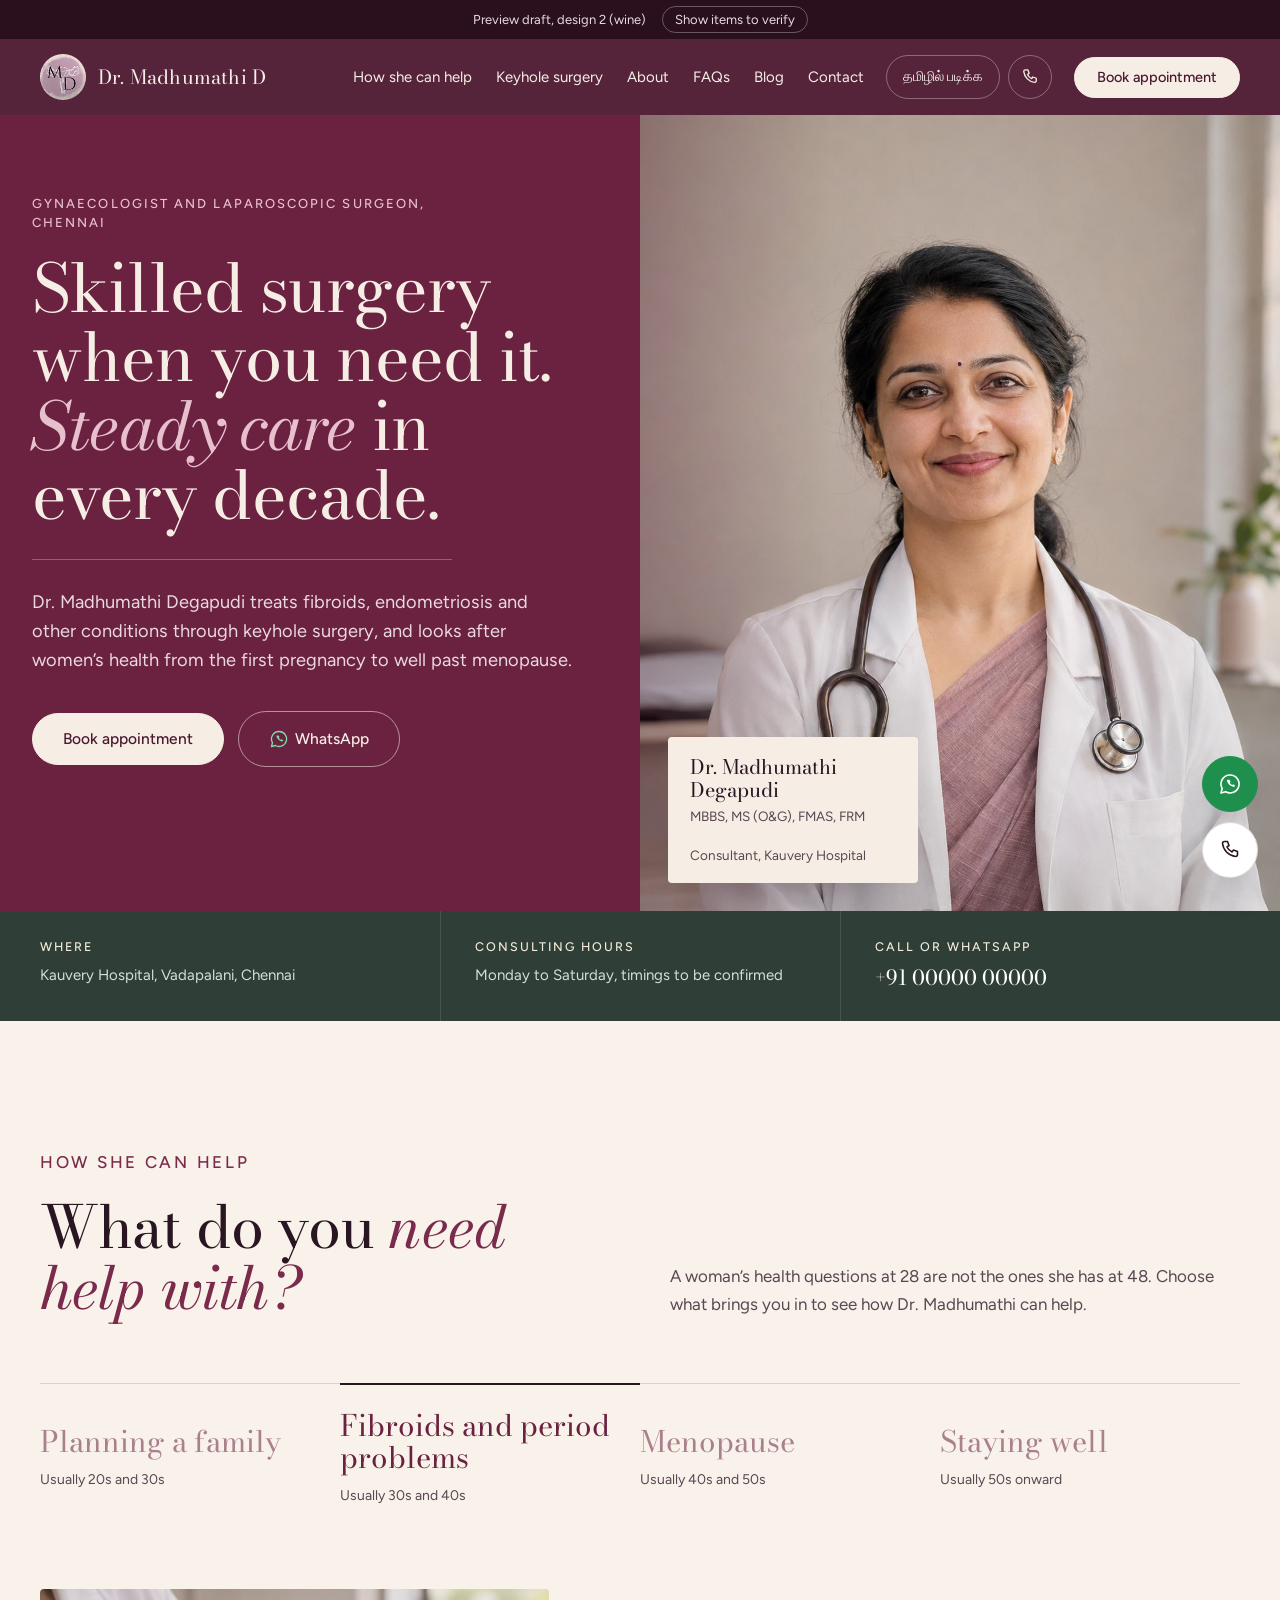
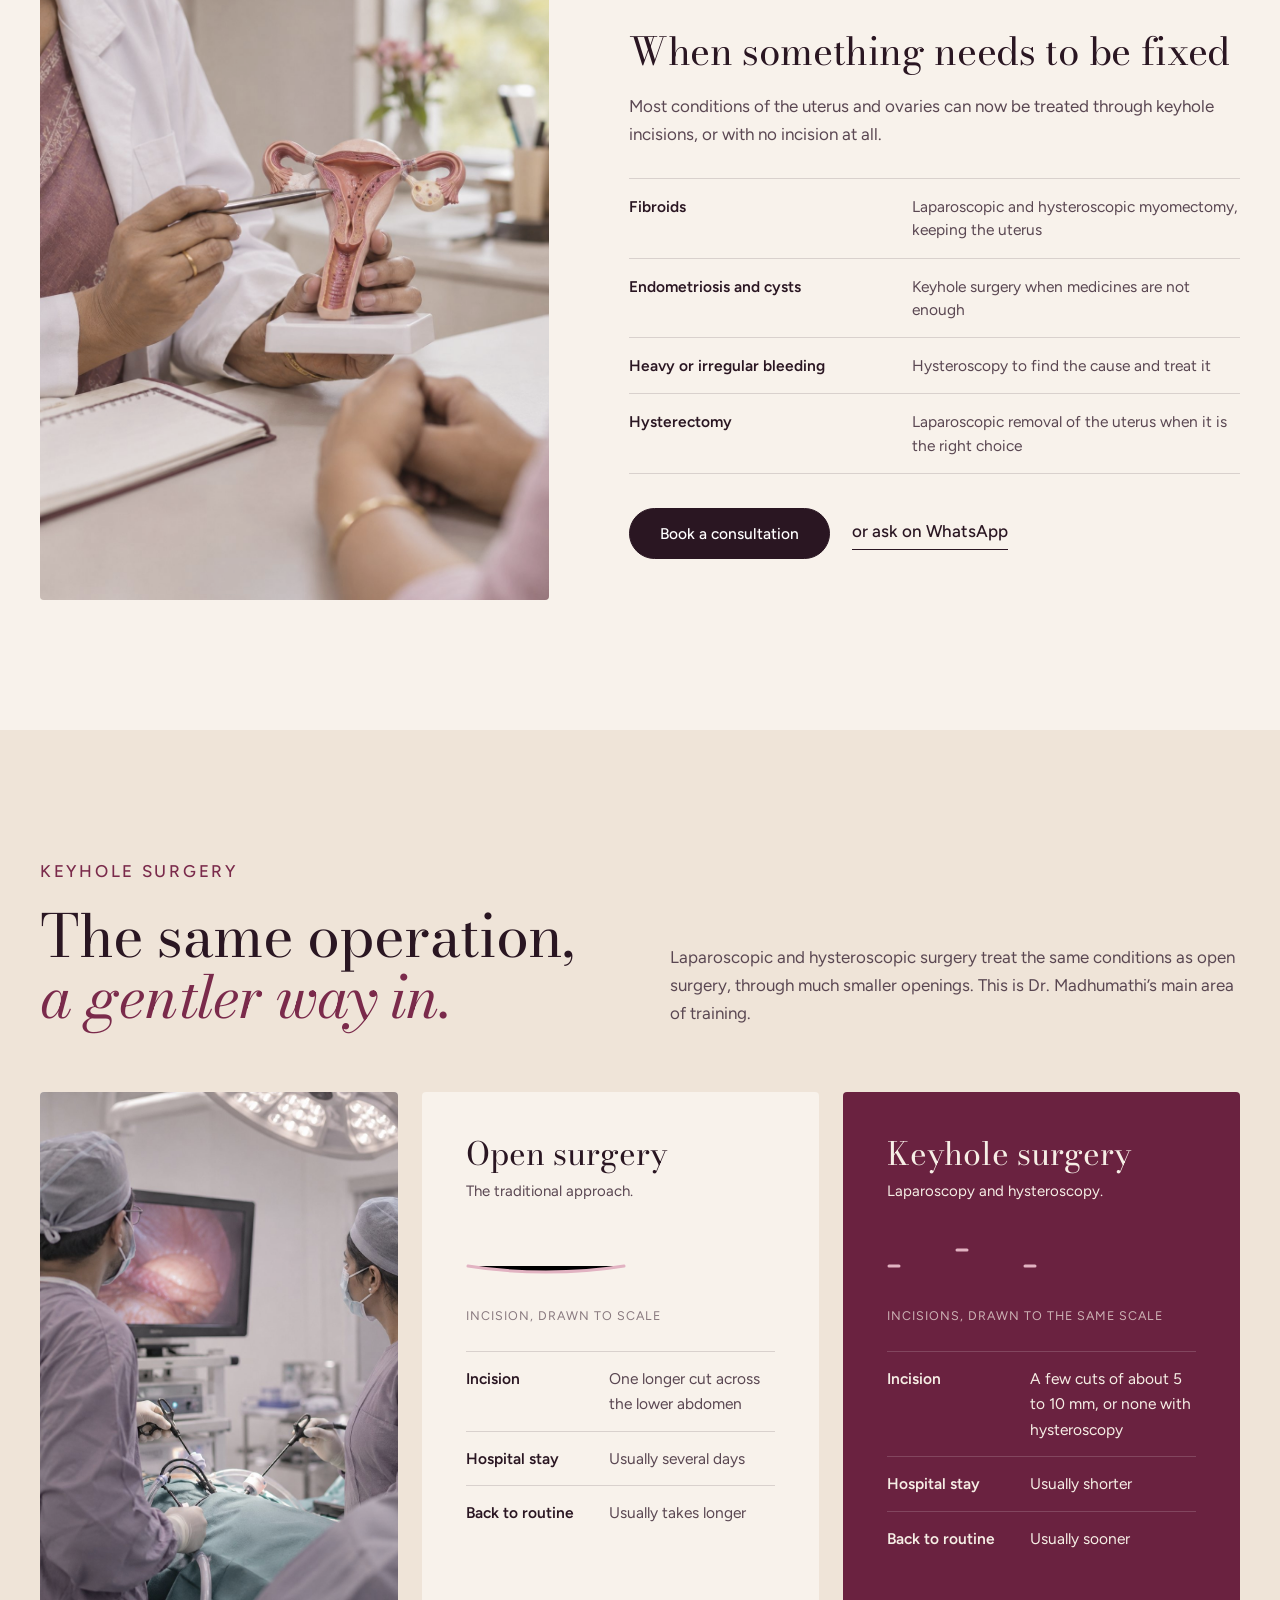
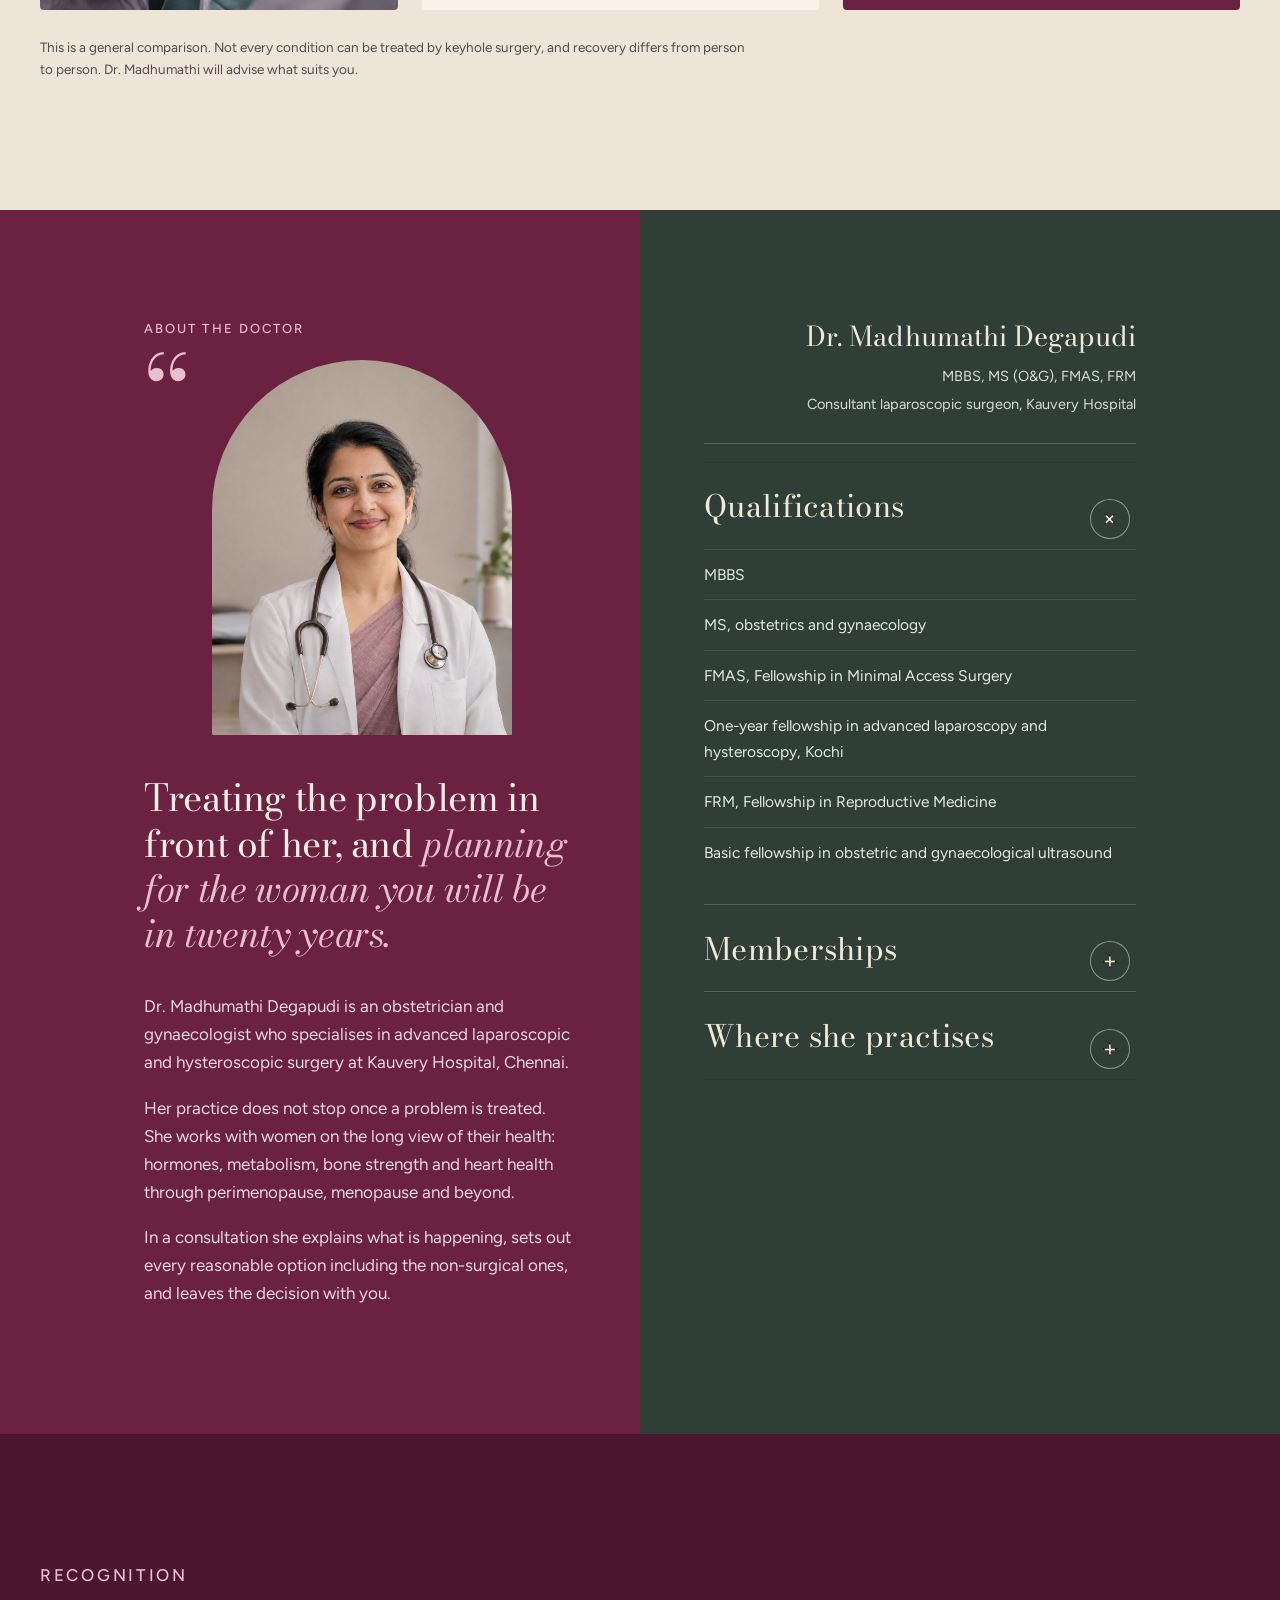
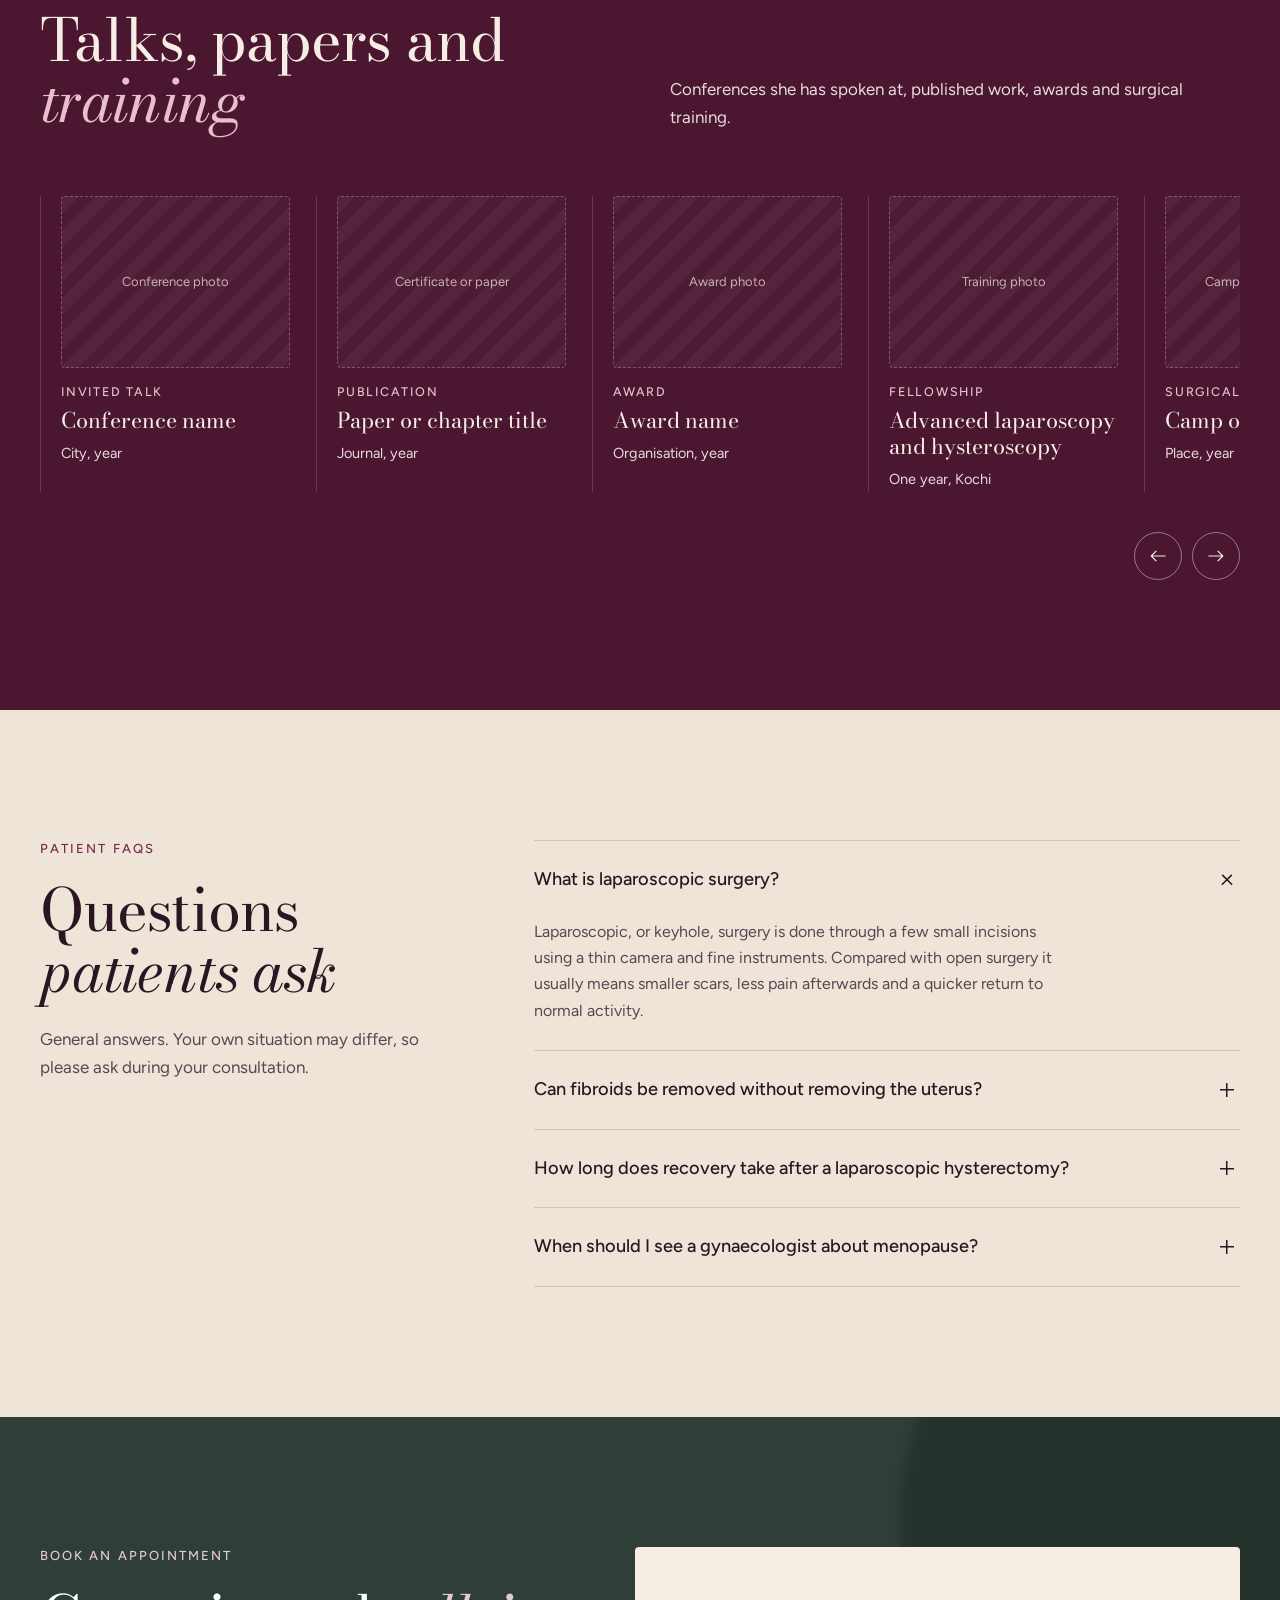
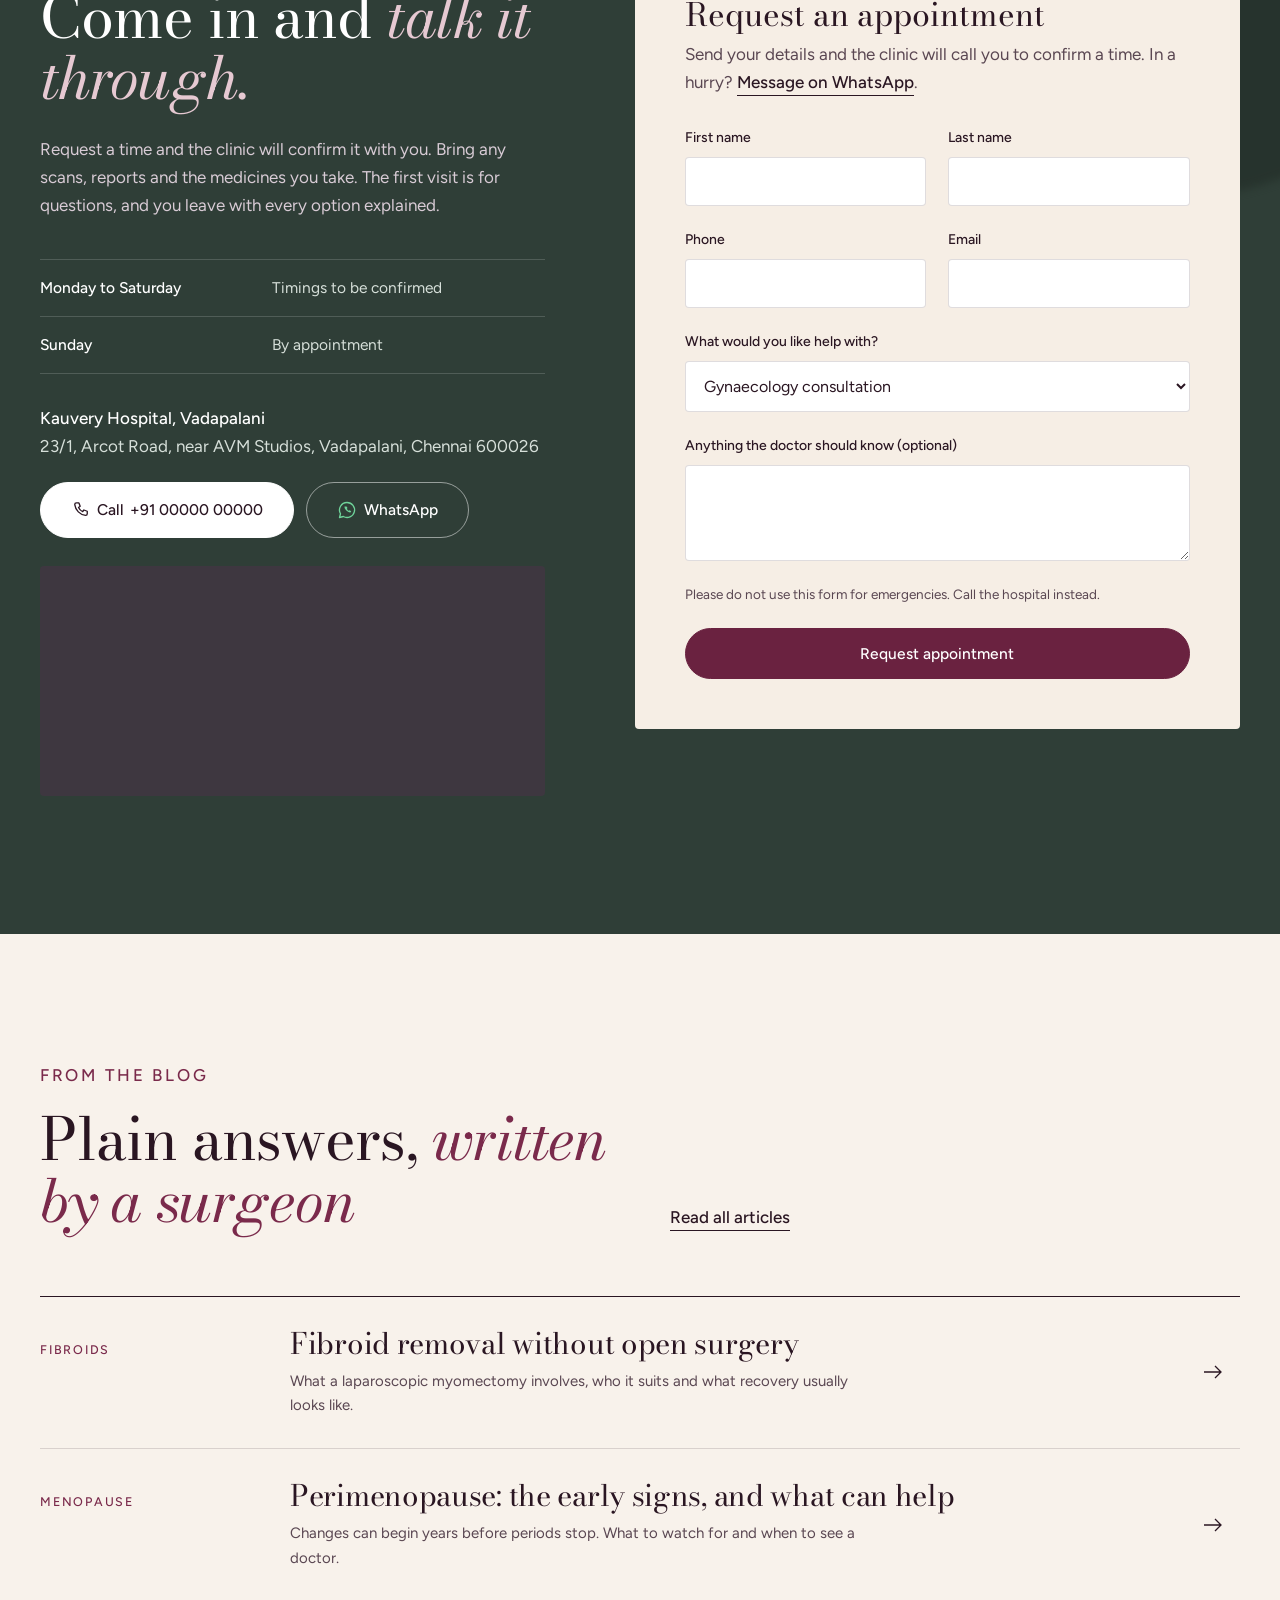
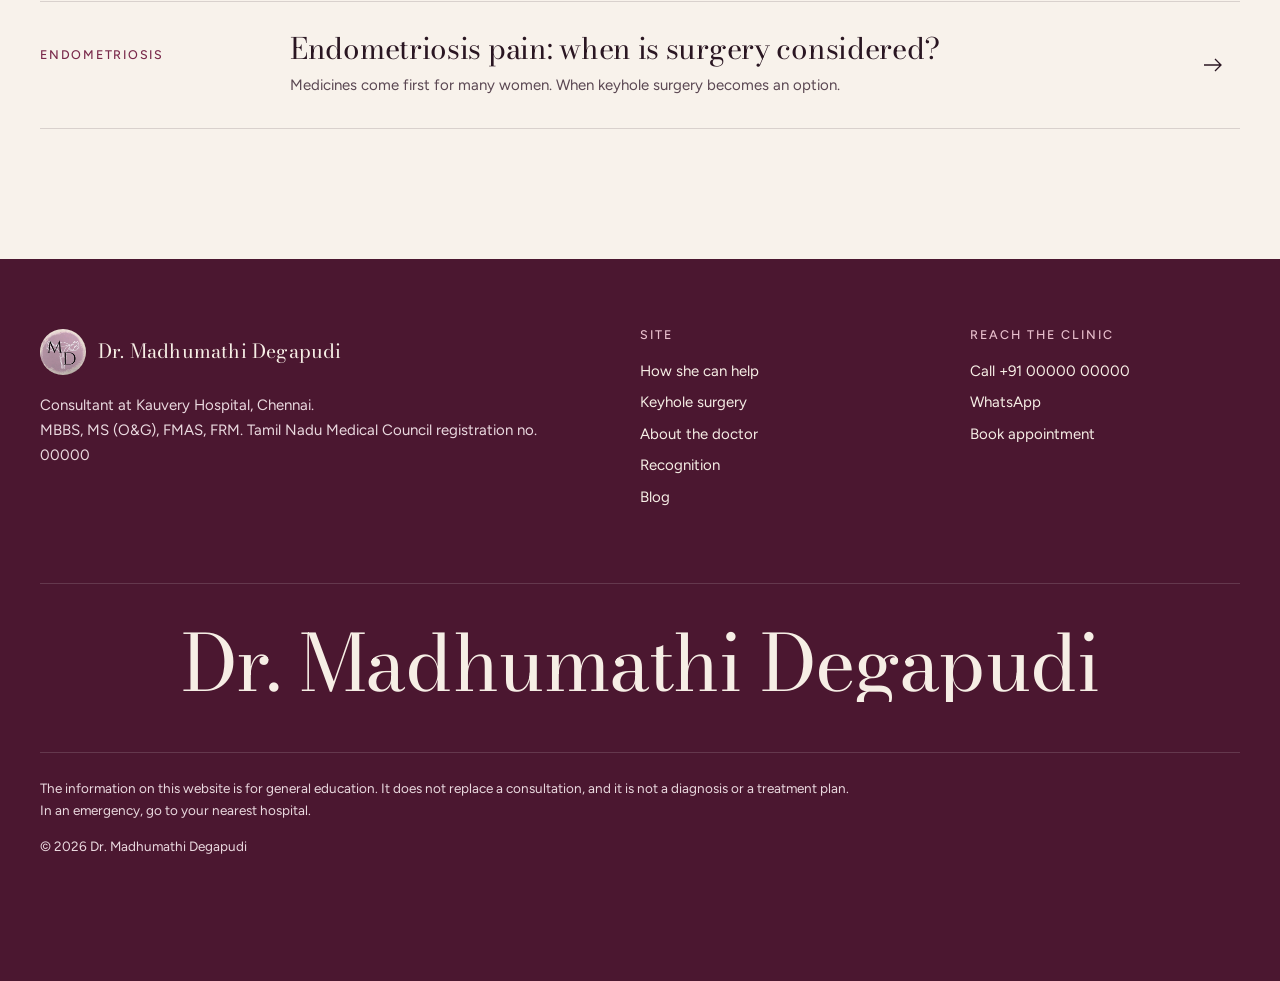
<file: wine/index.html>
<!DOCTYPE html>
<html lang="en">
<head>
<meta charset="utf-8">
<meta name="robots" content="noindex, nofollow">
<meta name="viewport" content="width=device-width, initial-scale=1">
<title>Dr. Madhumathi Degapudi | Laparoscopic Gynaecologist in Chennai</title>
<meta name="description" content="Dr. Madhumathi Degapudi is a gynaecological laparoscopic and hysteroscopic surgeon and obstetrician at Kauvery Hospital, Chennai. Keyhole surgery, pregnancy care, menopause and healthy ageing.">
<link rel="icon" href="assets/logo-mark.jpg">
<link rel="stylesheet" href="styles.css">
<script type="application/ld+json">{"@context":"https://schema.org","@type":"Physician","name":"Dr. Madhumathi Degapudi","medicalSpecialty":["Gynecologic","Obstetric"],"description":"Gynaecological laparoscopic and hysteroscopic surgeon and obstetrician in Chennai.","hospitalAffiliation":{"@type":"Hospital","name":"Kauvery Hospital, Vadapalani"},"address":{"@type":"PostalAddress","streetAddress":"23/1, Arcot Road, Vadapalani","addressLocality":"Chennai","addressRegion":"Tamil Nadu","postalCode":"600026","addressCountry":"IN"}}</script>
</head>
<body class="hide-marks">
<div class="toast" role="status" aria-live="polite"></div><div class="preview-bar"><span>Preview draft, design 2 (wine)</span><button type="button" data-toggle-marks>Show items to verify</button></div><svg width="0" height="0" style="position:absolute" aria-hidden="true"><symbol id="i-wa" viewBox="0 0 24 24"><path fill="none" stroke="currentColor" stroke-width="1.6" stroke-linejoin="round" d="M12 3a9 9 0 0 0-7.8 13.5L3 21l4.6-1.2A9 9 0 1 0 12 3Z"/><path fill="currentColor" d="M9.1 7.800c-.5 2.900 3.1 6.800 7 7.1l1-1.5-2-1.2-.9.8c-1-.4-2-1.400-2.400-2.400l.8-.9-1.2-2Z"/></symbol><symbol id="i-ph" viewBox="0 0 24 24"><path fill="none" stroke="currentColor" stroke-width="1.6" stroke-linejoin="round" d="M6.5 3.5h3l1.5 4-2 1.5a11 11 0 0 0 5 5l1.5-2 4 1.5v3a2 2 0 0 1-2 2A15 15 0 0 1 4.5 5.5a2 2 0 0 1 2-2Z"/></symbol></svg>
<header class="site-header" data-widget="header"><div class="wrap">
  <a class="brand" href="index.html"><img src="assets/logo-mark.jpg" alt=""><span><b>Dr. Madhumathi D</b><small>Laparoscopic surgeon and reproductive health specialist</small></span></a>
  <nav class="nav" id="nav" aria-label="Main"><a href="#care">How she can help</a><a href="#keyhole">Keyhole surgery</a><a href="#about">About</a><a href="#faqs">FAQs</a><a href="blog.html">Blog</a><a href="#book">Contact</a><a class="nav-ta" href="#" lang="ta" data-tamil>தமிழில் படிக்க</a></nav>
  <div class="reach"><a class="lang" href="#" lang="ta" data-tamil title="Tamil version: to be added on the live site">தமிழில் படிக்க</a><a class="round" href="tel:+910000000000" aria-label="Call the clinic"><svg class="ic" aria-hidden="true"><use href="#i-ph"/></svg></a></div>
  <a class="btn sm" href="#book">Book appointment</a>
  <button class="menu-btn" type="button" aria-label="Menu" aria-expanded="false" aria-controls="nav"></button>
</div></header>
<main>
<section class="hero split" data-widget="hero">
  <div class="hero-left"><div class="hero-text">
    <p class="label">Gynaecologist and laparoscopic surgeon, Chennai</p>
    <h1>Skilled surgery when you need it. <i>Steady care</i> in every decade.</h1>
    <p class="hero-lede">Dr. Madhumathi Degapudi treats fibroids, endometriosis and other conditions through keyhole surgery, and looks after women&rsquo;s health from the first pregnancy to well past menopause.</p>
    <div class="hero-actions"><a class="btn light" href="#book">Book appointment</a><a class="btn wa-o" href="https://wa.me/910000000000?text=Hello%2C%20I%20would%20like%20to%20book%20an%20appointment%20with%20Dr.%20Madhumathi."><svg class="ic" aria-hidden="true"><use href="#i-wa"/></svg>WhatsApp</a></div>
  </div></div>
  <div class="hero-photo"><img src="assets/img/doctor.jpg" alt="Dr. Madhumathi Degapudi">
    <div class="hero-tag"><b>Dr. Madhumathi Degapudi</b><span><span class="v">MBBS, MS (O&amp;G), FMAS, FRM</span><br>Consultant, Kauvery Hospital</span><span class="v v-only">Dummy photo, not the doctor</span></div>
  </div>
</section>

<section class="facts" data-widget="info-bar" aria-label="Clinic details"><div class="wrap"><ul>
  <li><b>Where</b>Kauvery Hospital, <span class="v">Vadapalani</span>, Chennai</li>
  <li><b>Consulting hours</b><span class="v">Monday to Saturday, timings to be confirmed</span></li>
  <li><b>Call or WhatsApp</b><a href="tel:+910000000000"><span class="v">+91 00000 00000</span></a></li>
</ul></div></section>

<section class="section" id="care" data-widget="treatments-grid"><div class="wrap">
  <div class="head rv"><div><p class="label">How she can help</p><h2>What do you <i>need help with?</i></h2></div><p>A woman&rsquo;s health questions at 28 are not the ones she has at 48. Choose what brings you in to see how Dr. Madhumathi can help.</p></div>
  <div class="stages rv" role="tablist" aria-label="Life stage"><button class="stage-tab" role="tab" id="t-s1" aria-controls="s1" aria-selected="false" tabindex="-1"><span class="age">Planning a family</span><span class="name">Usually 20s and 30s</span></button><button class="stage-tab" role="tab" id="t-s2" aria-controls="s2" aria-selected="true" tabindex="0"><span class="age">Fibroids and period problems</span><span class="name">Usually 30s and 40s</span></button><button class="stage-tab" role="tab" id="t-s3" aria-controls="s3" aria-selected="false" tabindex="-1"><span class="age">Menopause</span><span class="name">Usually 40s and 50s</span></button><button class="stage-tab" role="tab" id="t-s4" aria-controls="s4" aria-selected="false" tabindex="-1"><span class="age">Staying well</span><span class="name">Usually 50s onward</span></button></div>
  <div class="panel" role="tabpanel" id="s1" aria-labelledby="t-s1" hidden><div class="panel-pic"><img src="assets/img/pregnancy.jpg" alt="A pregnant woman resting her hands on her bump" loading="lazy"></div><div class="panel-body"><h3>Starting a family, or deciding when to</h3><p>Care for the years when periods, contraception, fertility and pregnancy are the questions that matter most.</p><ul><li><b>Pregnancy care</b><span>Antenatal visits, normal delivery and caesarean section</span></li><li><b>High-risk pregnancy</b><span>Closer monitoring when you or the baby need it</span></li><li><b>Fertility</b><span>Evaluation, treatment and laparoscopic tubal recanalisation</span></li><li><b>Ultrasound</b><span>Obstetric and gynaecological scans</span></li></ul><div class="cta-row"><a class="btn" href="#book">Book a consultation</a><a class="tlink" href="https://wa.me/910000000000?text=Hello%2C%20I%20would%20like%20to%20book%20an%20appointment%20with%20Dr.%20Madhumathi.">or ask on WhatsApp</a></div></div></div><div class="panel" role="tabpanel" id="s2" aria-labelledby="t-s2"><div class="panel-pic"><img src="assets/img/consultation.jpg" alt="A doctor explaining a model of the uterus to a patient" loading="lazy"></div><div class="panel-body"><h3>When something needs to be fixed</h3><p>Most conditions of the uterus and ovaries can now be treated through keyhole incisions, or with no incision at all.</p><ul><li><b>Fibroids</b><span>Laparoscopic and hysteroscopic myomectomy, keeping the uterus</span></li><li><b>Endometriosis and cysts</b><span>Keyhole surgery when medicines are not enough</span></li><li><b>Heavy or irregular bleeding</b><span>Hysteroscopy to find the cause and treat it</span></li><li><b>Hysterectomy</b><span>Laparoscopic removal of the uterus when it is the right choice</span></li></ul><div class="cta-row"><a class="btn" href="#book">Book a consultation</a><a class="tlink" href="https://wa.me/910000000000?text=Hello%2C%20I%20would%20like%20to%20book%20an%20appointment%20with%20Dr.%20Madhumathi.">or ask on WhatsApp</a></div></div></div><div class="panel" role="tabpanel" id="s3" aria-labelledby="t-s3" hidden><div class="panel-pic"><img src="assets/img/menopause.jpg" alt="A woman in her late forties relaxing with a cup of tea" loading="lazy"></div><div class="panel-body"><h3>The change, without the guesswork</h3><p>Hot flushes, poor sleep, mood changes and unpredictable cycles are common. They are also treatable.</p><p class="v v-only" style="display:inline-block;font-size:14px">Services in this stage come from the doctor's note and need her confirmation.</p><ul><li><b>Symptom relief</b><span>Assessment and treatment, including hormone therapy where suitable</span></li><li><b>Bleeding problems</b><span>Prompt checks for heavy or unexpected bleeding</span></li><li><b>Screening</b><span>Cervical and breast screening at the right intervals</span></li><li><b>Metabolic health</b><span>Weight, blood sugar, thyroid and cholesterol reviewed together</span></li></ul><div class="cta-row"><a class="btn" href="#book">Book a consultation</a><a class="tlink" href="https://wa.me/910000000000?text=Hello%2C%20I%20would%20like%20to%20book%20an%20appointment%20with%20Dr.%20Madhumathi.">or ask on WhatsApp</a></div></div></div><div class="panel" role="tabpanel" id="s4" aria-labelledby="t-s4" hidden><div class="panel-pic"><img src="assets/img/healthy-ageing.jpg" alt="An older woman out on a morning walk" loading="lazy"></div><div class="panel-body"><h3>Strong for the decades ahead</h3><p>After menopause the risks shift to bones, heart and metabolism. A yearly review keeps you ahead of them.</p><p class="v v-only" style="display:inline-block;font-size:14px">Services in this stage come from the doctor's note and need her confirmation.</p><ul><li><b>Bone health</b><span>Screening and prevention of osteoporosis</span></li><li><b>Heart health</b><span>Risk checks that change after menopause</span></li><li><b>Bleeding after menopause</b><span>Always worth an early visit</span></li><li><b>Yearly review</b><span>One appointment that covers the whole picture</span></li></ul><div class="cta-row"><a class="btn" href="#book">Book a consultation</a><a class="tlink" href="https://wa.me/910000000000?text=Hello%2C%20I%20would%20like%20to%20book%20an%20appointment%20with%20Dr.%20Madhumathi.">or ask on WhatsApp</a></div></div></div>
</div></section>

<section class="section keyhole" id="keyhole" data-widget="features"><div class="wrap">
  <div class="head rv"><div><p class="label">Keyhole surgery</p><h2>The same operation, <i>a gentler way in.</i></h2></div><p>Laparoscopic and hysteroscopic surgery treat the same conditions as open surgery, through much smaller openings. This is Dr. Madhumathi&rsquo;s main area of training.</p></div>
  <div class="compare rv">
    <figure class="cmp-pic"><img src="assets/img/keyhole-surgery.jpg" alt="Surgeons performing a laparoscopic operation, watching the camera view on a monitor" loading="lazy"></figure>
    <div class="cmp"><h3>Open surgery</h3><p>The traditional approach.</p>
      <svg viewBox="0 0 300 56" preserveAspectRatio="xMinYMid meet" aria-hidden="true"><path class="cut" d="M2 30C50 38 110 38 158 30"/></svg><p class="cap">Incision, drawn to scale</p>
      <dl><div><dt>Incision</dt><dd>One longer cut across the lower abdomen</dd></div><div><dt>Hospital stay</dt><dd>Usually several days</dd></div><div><dt>Back to routine</dt><dd>Usually takes longer</dd></div></dl></div>
    <div class="cmp on"><h3>Keyhole surgery</h3><p>Laparoscopy and hysteroscopy.</p>
      <svg viewBox="0 0 300 56" preserveAspectRatio="xMinYMid meet" aria-hidden="true"><path class="cut" d="M2 30h10M70 14h10M138 30h10"/></svg><p class="cap">Incisions, drawn to the same scale</p>
      <dl><div><dt>Incision</dt><dd>A few cuts of about 5 to 10 mm, or none with hysteroscopy</dd></div><div><dt>Hospital stay</dt><dd>Usually shorter</dd></div><div><dt>Back to routine</dt><dd>Usually sooner</dd></div></dl></div>
  </div>
  <p class="note rv">This is a general comparison. Not every condition can be treated by keyhole surgery, and recovery differs from person to person. Dr. Madhumathi will advise what suits you. <span class="v v-only">Comparison wording to be approved by the doctor.</span></p>
</div></section>

<section class="about2" id="about" data-widget="about">
  <div class="a-left"><div class="a-in rv">
    <p class="label">About the doctor</p>
    <div class="a-top"><span class="qmark" aria-hidden="true">&ldquo;</span><figure class="arch-pic"><img src="assets/img/doctor.jpg" alt="Dr. Madhumathi Degapudi" loading="lazy"></figure></div>
    <p class="statement">Treating the problem in front of her, and <i>planning for the woman you will be in twenty years.</i></p>
    <p>Dr. Madhumathi Degapudi is an obstetrician and gynaecologist who specialises in advanced laparoscopic and hysteroscopic surgery at Kauvery Hospital, Chennai.</p>
    <p>Her practice does not stop once a problem is treated. She works with women on the long view of their health: hormones, metabolism, bone strength and heart health through perimenopause, menopause and beyond.</p>
    <p>In a consultation she explains what is happening, sets out every reasonable option including the non-surgical ones, and leaves the decision with you.</p>
  </div></div>
  <div class="a-right"><div class="a-in rv">
    <div class="a-name"><b>Dr. Madhumathi Degapudi</b><span><span class="v">MBBS, MS (O&amp;G), FMAS, FRM</span><br>Consultant laparoscopic surgeon, Kauvery Hospital</span></div>
    <details class="acc" open><summary>Qualifications</summary><ul>
      <li><span class="v">MBBS</span></li><li><span class="v">MS, obstetrics and gynaecology</span></li>
      <li><span class="v">FMAS, Fellowship in Minimal Access Surgery</span></li>
      <li><span class="v">One-year fellowship in advanced laparoscopy and hysteroscopy, Kochi</span></li>
      <li><span class="v">FRM, Fellowship in Reproductive Medicine</span></li>
      <li><span class="v">Basic fellowship in obstetric and gynaecological ultrasound</span></li></ul></details>
    <details class="acc"><summary>Memberships</summary><ul>
      <li><span class="v">IAGE, Indian Association of Gynaecological Endoscopists</span></li>
      <li><span class="v">OGSSI, Obstetric and Gynaecological Society of Southern India</span></li></ul></details>
    <details class="acc"><summary>Where she practises</summary><ul>
      <li>Kauvery Hospital, Vadapalani, Chennai</li><li><span class="v">Other locations, if any, to be added</span></li></ul></details>
  </div></div>
</section>

<section class="section recog" id="recognition" data-widget="gallery"><div class="wrap">
  <div class="head rv"><div><p class="label">Recognition</p><h2>Talks, papers and <i>training</i></h2></div><p>Conferences she has spoken at, published work, awards and surgical training. <span class="v v-only">All entries are placeholders until the doctor sends details and photos.</span></p></div>
  <div class="rec-row rv" tabindex="0" aria-label="Recognition, scroll sideways">
    <article class="rec"><div class="rec-ph"><span>Conference photo</span></div><p class="rec-k">Invited talk</p><h3><span class="v">Conference name</span></h3><p class="rec-m"><span class="v">City, year</span></p></article>
    <article class="rec"><div class="rec-ph"><span>Certificate or paper</span></div><p class="rec-k">Publication</p><h3><span class="v">Paper or chapter title</span></h3><p class="rec-m"><span class="v">Journal, year</span></p></article>
    <article class="rec"><div class="rec-ph"><span>Award photo</span></div><p class="rec-k">Award</p><h3><span class="v">Award name</span></h3><p class="rec-m"><span class="v">Organisation, year</span></p></article>
    <article class="rec"><div class="rec-ph"><span>Training photo</span></div><p class="rec-k">Fellowship</p><h3><span class="v">Advanced laparoscopy and hysteroscopy</span></h3><p class="rec-m"><span class="v">One year, Kochi</span></p></article>
    <article class="rec"><div class="rec-ph"><span>Camp or workshop photo</span></div><p class="rec-k">Surgical camp</p><h3><span class="v">Camp or live workshop</span></h3><p class="rec-m"><span class="v">Place, year</span></p></article>
  </div>
  <div class="rec-nav"><button type="button" data-rec="-1" aria-label="Previous"><svg viewBox="0 0 26 26" aria-hidden="true"><path d="M22 13H5M11 7l-6 6 6 6"/></svg></button><button type="button" data-rec="1" aria-label="Next"><svg viewBox="0 0 26 26" aria-hidden="true"><path d="M4 13h17M15 7l6 6-6 6"/></svg></button></div>
</div></section>

<section class="section faq" id="faqs" data-widget="faq"><div class="wrap faq-grid">
  <div class="rv"><p class="label">Patient FAQs</p><h2>Questions <i>patients ask</i></h2><p style="margin-top:22px">General answers. Your own situation may differ, so please ask during your consultation.</p></div>
  <div class="rv">
    <details open><summary>What is laparoscopic surgery?</summary><p>Laparoscopic, or keyhole, surgery is done through a few small incisions using a thin camera and fine instruments. Compared with open surgery it usually means smaller scars, less pain afterwards and a quicker return to normal activity.</p></details>
    <details><summary>Can fibroids be removed without removing the uterus?</summary><p>Often, yes. A myomectomy removes the fibroids and leaves the uterus in place. Whether it suits you depends on the size, number and position of the fibroids and on your plans for pregnancy.</p></details>
    <details><summary>How long does recovery take after a laparoscopic hysterectomy?</summary><p>It varies from person to person. Many women go home within a few days and return to light activity over the following weeks. Your surgeon will give you a timeline based on your operation and general health.</p></details>
    <details><summary>When should I see a gynaecologist about menopause?</summary><p>Come in if hot flushes, poor sleep, mood changes or irregular periods are affecting your daily life, or if you have any bleeding after menopause. A check-up in your forties is also a good time to plan for bone and heart health.</p></details>
  </div>
</div></section>

<section class="section book" id="book" data-widget="appointment"><div class="wrap">
  <div class="rv">
    <p class="label">Book an appointment</p>
    <h2>Come in and <i>talk it through.</i></h2>
    <p class="visit-line">Request a time and the clinic will confirm it with you. Bring any scans, reports and the medicines you take. The first visit is for questions, and you leave with every option explained.</p>
    <table class="hours">
      <tr><th scope="row">Monday to Saturday</th><td><span class="v">Timings to be confirmed</span></td></tr>
      <tr><th scope="row">Sunday</th><td><span class="v">By appointment</span></td></tr>
    </table>
    <address><b>Kauvery Hospital, Vadapalani</b>23/1, Arcot Road, near AVM Studios, Vadapalani, Chennai 600026</address>
    <div class="quick"><a class="btn light" href="tel:+910000000000"><svg class="ic" aria-hidden="true"><use href="#i-ph"/></svg>Call <span class="v">+91 00000 00000</span></a><a class="btn wa-o" href="https://wa.me/910000000000?text=Hello%2C%20I%20would%20like%20to%20book%20an%20appointment%20with%20Dr.%20Madhumathi."><svg class="ic" aria-hidden="true"><use href="#i-wa"/></svg>WhatsApp</a></div>
    <iframe class="map" title="Map showing Kauvery Hospital, Vadapalani" loading="lazy" src="https://www.google.com/maps?q=Kauvery+Hospital+Vadapalani+Chennai&output=embed"></iframe>
  </div>
  <div class="form rv">
    <h3>Request an appointment</h3>
    <p>Send your details and the clinic will call you to confirm a time. In a hurry? <a class="tlink" href="https://wa.me/910000000000?text=Hello%2C%20I%20would%20like%20to%20book%20an%20appointment%20with%20Dr.%20Madhumathi.">Message on WhatsApp</a>.</p>
    <form id="appointment-form" class="am-form">
      <label class="field">First name<input type="text" name="first_name" autocomplete="given-name" required></label>
      <label class="field">Last name<input type="text" name="last_name" autocomplete="family-name"></label>
      <label class="field">Phone<input type="tel" name="phone" autocomplete="tel" required></label>
      <label class="field">Email<input type="email" name="email" autocomplete="email"></label>
      <label class="field full">What would you like help with?<select name="concern"><option>Gynaecology consultation</option><option>Surgery opinion</option><option>Pregnancy care</option><option>Fertility</option><option>Menopause and healthy ageing</option><option>Other</option></select></label>
      <label class="field full">Anything the doctor should know (optional)<textarea name="summary"></textarea></label>
      <small>Please do not use this form for emergencies. Call the hospital instead.</small>
      <button class="btn" type="submit">Request appointment</button>
    </form>
    <div class="sent" tabindex="-1" role="status">Appointment requested. On the live site this sends an email alert to the clinic; in this preview nothing is sent.</div>
  </div>
</div></section>

<section class="section" id="blog" data-widget="blog-grid"><div class="wrap">
  <div class="head rv"><div><p class="label">From the blog</p><h2>Plain answers, <i>written by a surgeon</i></h2></div><p><a class="tlink" href="blog.html">Read all articles</a></p></div>
  <div class="rows rv"><a class="jrow" href="#" data-in="fibroids"><span>Fibroids</span><div><h3>Fibroid removal without open surgery</h3><p>What a laparoscopic myomectomy involves, who it suits and what recovery usually looks like.</p></div><svg viewBox="0 0 26 26" aria-hidden="true"><path d="M4 13h17M15 7l6 6-6 6"/></svg></a><a class="jrow" href="#" data-in="menopause"><span>Menopause</span><div><h3>Perimenopause: the early signs, and what can help</h3><p>Changes can begin years before periods stop. What to watch for and when to see a doctor.</p></div><svg viewBox="0 0 26 26" aria-hidden="true"><path d="M4 13h17M15 7l6 6-6 6"/></svg></a><a class="jrow" href="#" data-in="endometriosis"><span>Endometriosis</span><div><h3>Endometriosis pain: when is surgery considered?</h3><p>Medicines come first for many women. When keyhole surgery becomes an option.</p></div><svg viewBox="0 0 26 26" aria-hidden="true"><path d="M4 13h17M15 7l6 6-6 6"/></svg></a></div>
</div></section>
</main>
<footer class="site-footer" data-widget="footer"><div class="wrap">
  <div class="cols">
    <div><a class="brand" href="index.html"><img src="assets/logo-mark.jpg" alt=""><span><b>Dr. Madhumathi Degapudi</b><small>Laparoscopic surgeon and reproductive health specialist</small></span></a>
      <p>Consultant at Kauvery Hospital, Chennai.<br><span class="v">MBBS, MS (O&amp;G), FMAS, FRM</span>. Tamil Nadu Medical Council registration no. <span class="v">00000</span></p></div>
    <div><h3>Site</h3><ul><li><a href="#care">How she can help</a></li><li><a href="#keyhole">Keyhole surgery</a></li><li><a href="#about">About the doctor</a></li><li><a href="#recognition">Recognition</a></li><li><a href="blog.html">Blog</a></li></ul></div>
    <div><h3>Reach the clinic</h3><ul><li><a href="tel:+910000000000">Call <span class="v">+91 00000 00000</span></a></li><li><a href="https://wa.me/910000000000?text=Hello%2C%20I%20would%20like%20to%20book%20an%20appointment%20with%20Dr.%20Madhumathi.">WhatsApp</a></li><li><a href="#book">Book appointment</a></li></ul></div>
  </div>
  <p class="bigname" aria-hidden="true">Dr. Madhumathi Degapudi</p>
  <div class="fine"><p>The information on this website is for general education. It does not replace a consultation, and it is not a diagnosis or a treatment plan. In an emergency, go to your nearest hospital.</p><p>&copy; 2026 Dr. Madhumathi Degapudi</p></div>
</div></footer>
<nav class="dock" aria-label="Quick actions"><a href="tel:+910000000000"><svg class="ic" aria-hidden="true"><use href="#i-ph"/></svg>Call</a><a class="wa" href="https://wa.me/910000000000?text=Hello%2C%20I%20would%20like%20to%20book%20an%20appointment%20with%20Dr.%20Madhumathi."><svg class="ic" aria-hidden="true"><use href="#i-wa"/></svg>WhatsApp</a><a class="main" href="#book">Book</a></nav>
<div class="float" aria-label="Quick contact"><a class="wa" href="https://wa.me/910000000000?text=Hello%2C%20I%20would%20like%20to%20book%20an%20appointment%20with%20Dr.%20Madhumathi." aria-label="WhatsApp the clinic" title="WhatsApp the clinic"><svg class="ic" aria-hidden="true"><use href="#i-wa"/></svg><span>WhatsApp us</span></a><a href="tel:+910000000000" aria-label="Call the clinic" title="Call the clinic"><svg class="ic" aria-hidden="true"><use href="#i-ph"/></svg><span>Call <span class="v">+91 00000 00000</span></span></a></div>
<script src="site.js"></script>
</body>
</html>
</file>
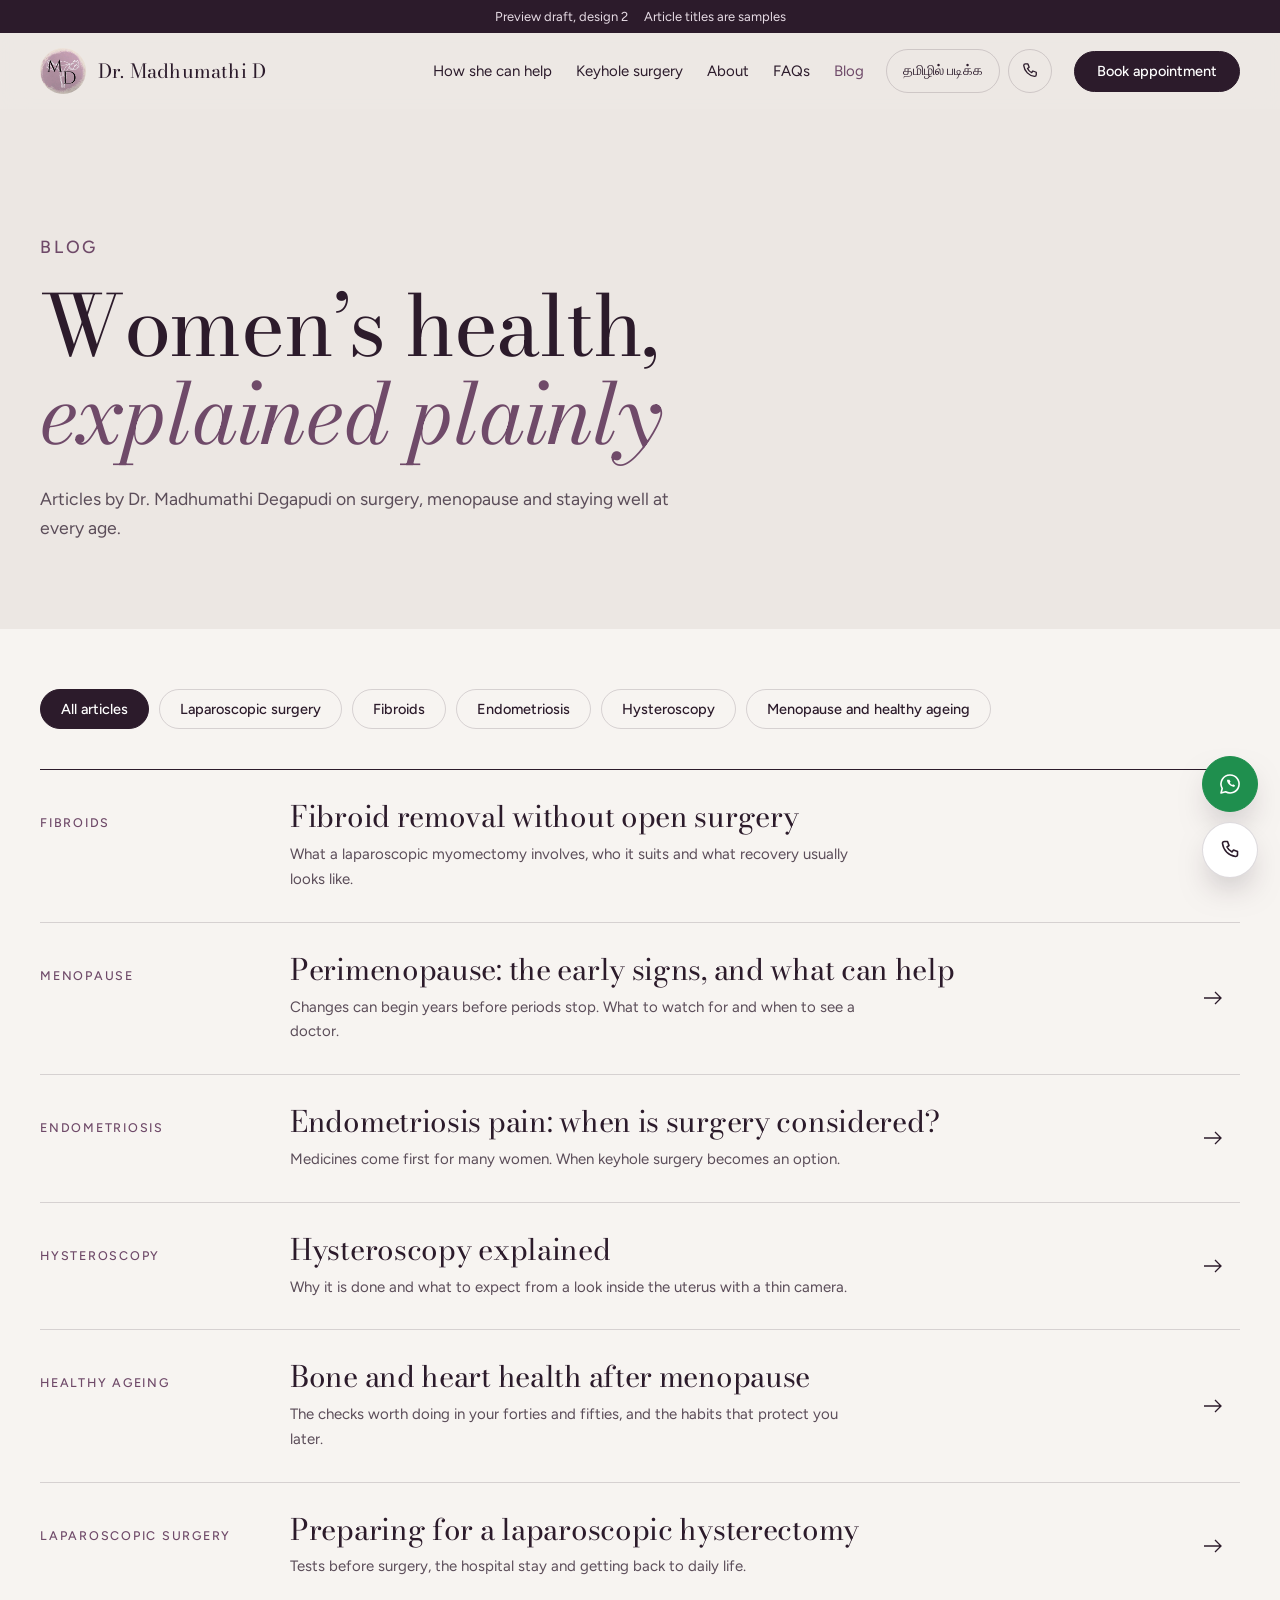
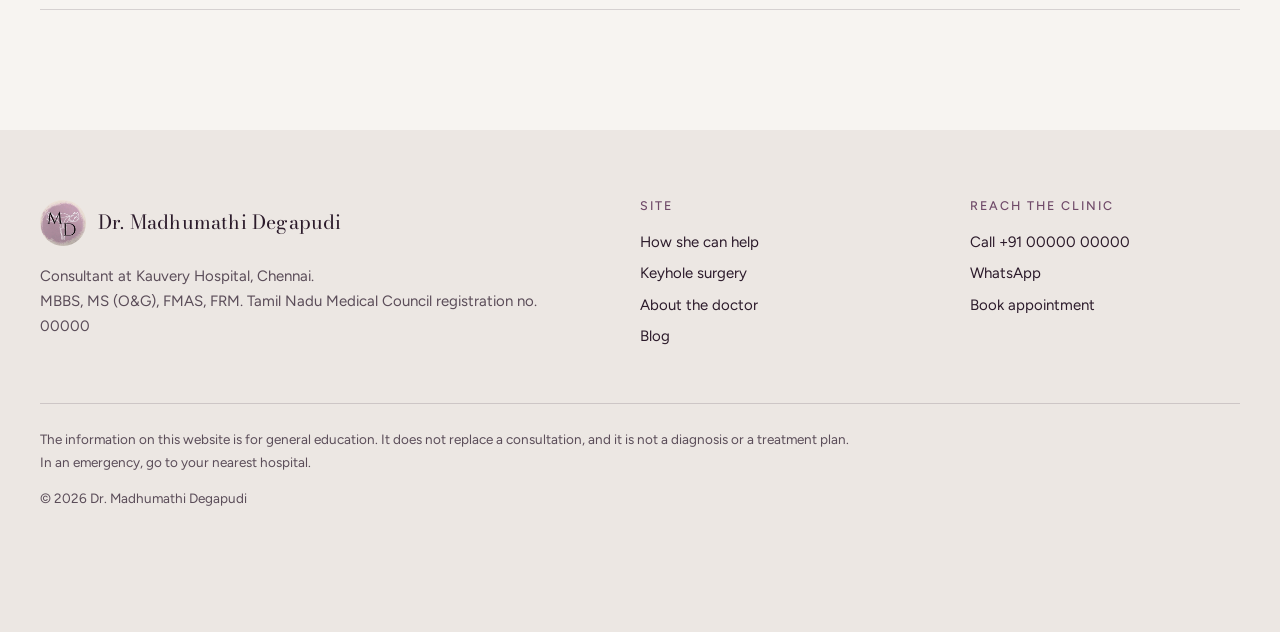
<file: blog.html>
<!DOCTYPE html>
<html lang="en">
<head>
<meta charset="utf-8">
<meta name="robots" content="noindex, nofollow">
<meta name="viewport" content="width=device-width, initial-scale=1">
<title>Blog | Dr. Madhumathi Degapudi</title>
<meta name="description" content="Articles on keyhole gynaecological surgery, fibroids, endometriosis, menopause and healthy ageing by Dr. Madhumathi Degapudi, Chennai.">
<link rel="icon" href="assets/logo-mark.jpg">
<link rel="stylesheet" href="styles.css">
</head>
<body class="hide-marks">
<div class="toast" role="status" aria-live="polite"></div><div class="preview-bar"><span>Preview draft, design 2</span><span>Article titles are samples</span></div><svg width="0" height="0" style="position:absolute" aria-hidden="true"><symbol id="i-wa" viewBox="0 0 24 24"><path fill="none" stroke="currentColor" stroke-width="1.6" stroke-linejoin="round" d="M12 3a9 9 0 0 0-7.8 13.5L3 21l4.6-1.2A9 9 0 1 0 12 3Z"/><path fill="currentColor" d="M9.1 7.800c-.5 2.900 3.1 6.800 7 7.1l1-1.5-2-1.2-.9.8c-1-.4-2-1.400-2.400-2.400l.8-.9-1.2-2Z"/></symbol><symbol id="i-ph" viewBox="0 0 24 24"><path fill="none" stroke="currentColor" stroke-width="1.6" stroke-linejoin="round" d="M6.5 3.5h3l1.5 4-2 1.5a11 11 0 0 0 5 5l1.5-2 4 1.5v3a2 2 0 0 1-2 2A15 15 0 0 1 4.5 5.5a2 2 0 0 1 2-2Z"/></symbol></svg>
<header class="site-header" data-widget="header"><div class="wrap">
  <a class="brand" href="index.html"><img src="assets/logo-mark.jpg" alt=""><span><b>Dr. Madhumathi D</b><small>Laparoscopic surgeon and reproductive health specialist</small></span></a>
  <nav class="nav" id="nav" aria-label="Main"><a href="index.html#care">How she can help</a><a href="index.html#keyhole">Keyhole surgery</a><a href="index.html#about">About</a><a href="index.html#faqs">FAQs</a><a href="blog.html" aria-current="page">Blog</a><a href="index.html#book">Contact</a><a class="nav-ta" href="#" lang="ta" data-tamil>தமிழில் படிக்க</a></nav>
  <div class="reach"><a class="lang" href="#" lang="ta" data-tamil title="Tamil version: to be added on the live site">தமிழில் படிக்க</a><a class="round" href="tel:+910000000000" aria-label="Call the clinic"><svg class="ic" aria-hidden="true"><use href="#i-ph"/></svg></a></div>
  <a class="btn sm" href="index.html#book">Book appointment</a>
  <button class="menu-btn" type="button" aria-label="Menu" aria-expanded="false" aria-controls="nav"></button>
</div></header>
<main>
<section class="blog-hero"><div class="wrap"><p class="label">Blog</p><h1>Women&rsquo;s health, <i>explained plainly</i></h1><p>Articles by Dr. Madhumathi Degapudi on surgery, menopause and staying well at every age.</p></div></section>
<section data-widget="blog-grid" style="padding-bottom:120px"><div class="wrap">
  <ul class="cats" aria-label="Filter by topic">
    <li><button type="button" data-cat="all" aria-pressed="true">All articles</button></li>
    <li><button type="button" data-cat="laparoscopy" aria-pressed="false">Laparoscopic surgery</button></li>
    <li><button type="button" data-cat="fibroids" aria-pressed="false">Fibroids</button></li>
    <li><button type="button" data-cat="endometriosis" aria-pressed="false">Endometriosis</button></li>
    <li><button type="button" data-cat="hysteroscopy" aria-pressed="false">Hysteroscopy</button></li>
    <li><button type="button" data-cat="menopause" aria-pressed="false">Menopause and healthy ageing</button></li>
  </ul>
  <div class="rows listing"><a class="jrow" href="#" data-in="fibroids"><span>Fibroids</span><div><h3>Fibroid removal without open surgery</h3><p>What a laparoscopic myomectomy involves, who it suits and what recovery usually looks like.</p></div><svg viewBox="0 0 26 26" aria-hidden="true"><path d="M4 13h17M15 7l6 6-6 6"/></svg></a><a class="jrow" href="#" data-in="menopause"><span>Menopause</span><div><h3>Perimenopause: the early signs, and what can help</h3><p>Changes can begin years before periods stop. What to watch for and when to see a doctor.</p></div><svg viewBox="0 0 26 26" aria-hidden="true"><path d="M4 13h17M15 7l6 6-6 6"/></svg></a><a class="jrow" href="#" data-in="endometriosis"><span>Endometriosis</span><div><h3>Endometriosis pain: when is surgery considered?</h3><p>Medicines come first for many women. When keyhole surgery becomes an option.</p></div><svg viewBox="0 0 26 26" aria-hidden="true"><path d="M4 13h17M15 7l6 6-6 6"/></svg></a><a class="jrow" href="#" data-in="hysteroscopy"><span>Hysteroscopy</span><div><h3>Hysteroscopy explained</h3><p>Why it is done and what to expect from a look inside the uterus with a thin camera.</p></div><svg viewBox="0 0 26 26" aria-hidden="true"><path d="M4 13h17M15 7l6 6-6 6"/></svg></a><a class="jrow" href="#" data-in="menopause"><span>Healthy ageing</span><div><h3>Bone and heart health after menopause</h3><p>The checks worth doing in your forties and fifties, and the habits that protect you later.</p></div><svg viewBox="0 0 26 26" aria-hidden="true"><path d="M4 13h17M15 7l6 6-6 6"/></svg></a><a class="jrow" href="#" data-in="laparoscopy"><span>Laparoscopic surgery</span><div><h3>Preparing for a laparoscopic hysterectomy</h3><p>Tests before surgery, the hospital stay and getting back to daily life.</p></div><svg viewBox="0 0 26 26" aria-hidden="true"><path d="M4 13h17M15 7l6 6-6 6"/></svg></a></div>
</div></section>
</main>
<footer class="site-footer" data-widget="footer"><div class="wrap">
  <div class="cols">
    <div><a class="brand" href="index.html"><img src="assets/logo-mark.jpg" alt=""><span><b>Dr. Madhumathi Degapudi</b><small>Laparoscopic surgeon and reproductive health specialist</small></span></a>
      <p>Consultant at Kauvery Hospital, Chennai.<br><span class="v">MBBS, MS (O&amp;G), FMAS, FRM</span>. Tamil Nadu Medical Council registration no. <span class="v">00000</span></p></div>
    <div><h3>Site</h3><ul><li><a href="index.html#care">How she can help</a></li><li><a href="index.html#keyhole">Keyhole surgery</a></li><li><a href="index.html#about">About the doctor</a></li><li><a href="blog.html">Blog</a></li></ul></div>
    <div><h3>Reach the clinic</h3><ul><li><a href="tel:+910000000000">Call <span class="v">+91 00000 00000</span></a></li><li><a href="https://wa.me/910000000000?text=Hello%2C%20I%20would%20like%20to%20book%20an%20appointment%20with%20Dr.%20Madhumathi.">WhatsApp</a></li><li><a href="index.html#book">Book appointment</a></li></ul></div>
  </div>
  <div class="fine"><p>The information on this website is for general education. It does not replace a consultation, and it is not a diagnosis or a treatment plan. In an emergency, go to your nearest hospital.</p><p>&copy; 2026 Dr. Madhumathi Degapudi</p></div>
</div></footer>
<nav class="dock" aria-label="Quick actions"><a href="tel:+910000000000"><svg class="ic" aria-hidden="true"><use href="#i-ph"/></svg>Call</a><a class="wa" href="https://wa.me/910000000000?text=Hello%2C%20I%20would%20like%20to%20book%20an%20appointment%20with%20Dr.%20Madhumathi."><svg class="ic" aria-hidden="true"><use href="#i-wa"/></svg>WhatsApp</a><a class="main" href="index.html#book">Book</a></nav>
<div class="float" aria-label="Quick contact"><a class="wa" href="https://wa.me/910000000000?text=Hello%2C%20I%20would%20like%20to%20book%20an%20appointment%20with%20Dr.%20Madhumathi." aria-label="WhatsApp the clinic" title="WhatsApp the clinic"><svg class="ic" aria-hidden="true"><use href="#i-wa"/></svg><span>WhatsApp us</span></a><a href="tel:+910000000000" aria-label="Call the clinic" title="Call the clinic"><svg class="ic" aria-hidden="true"><use href="#i-ph"/></svg><span>Call <span class="v">+91 00000 00000</span></span></a></div>
<script src="site.js"></script>
</body>
</html>
</file>
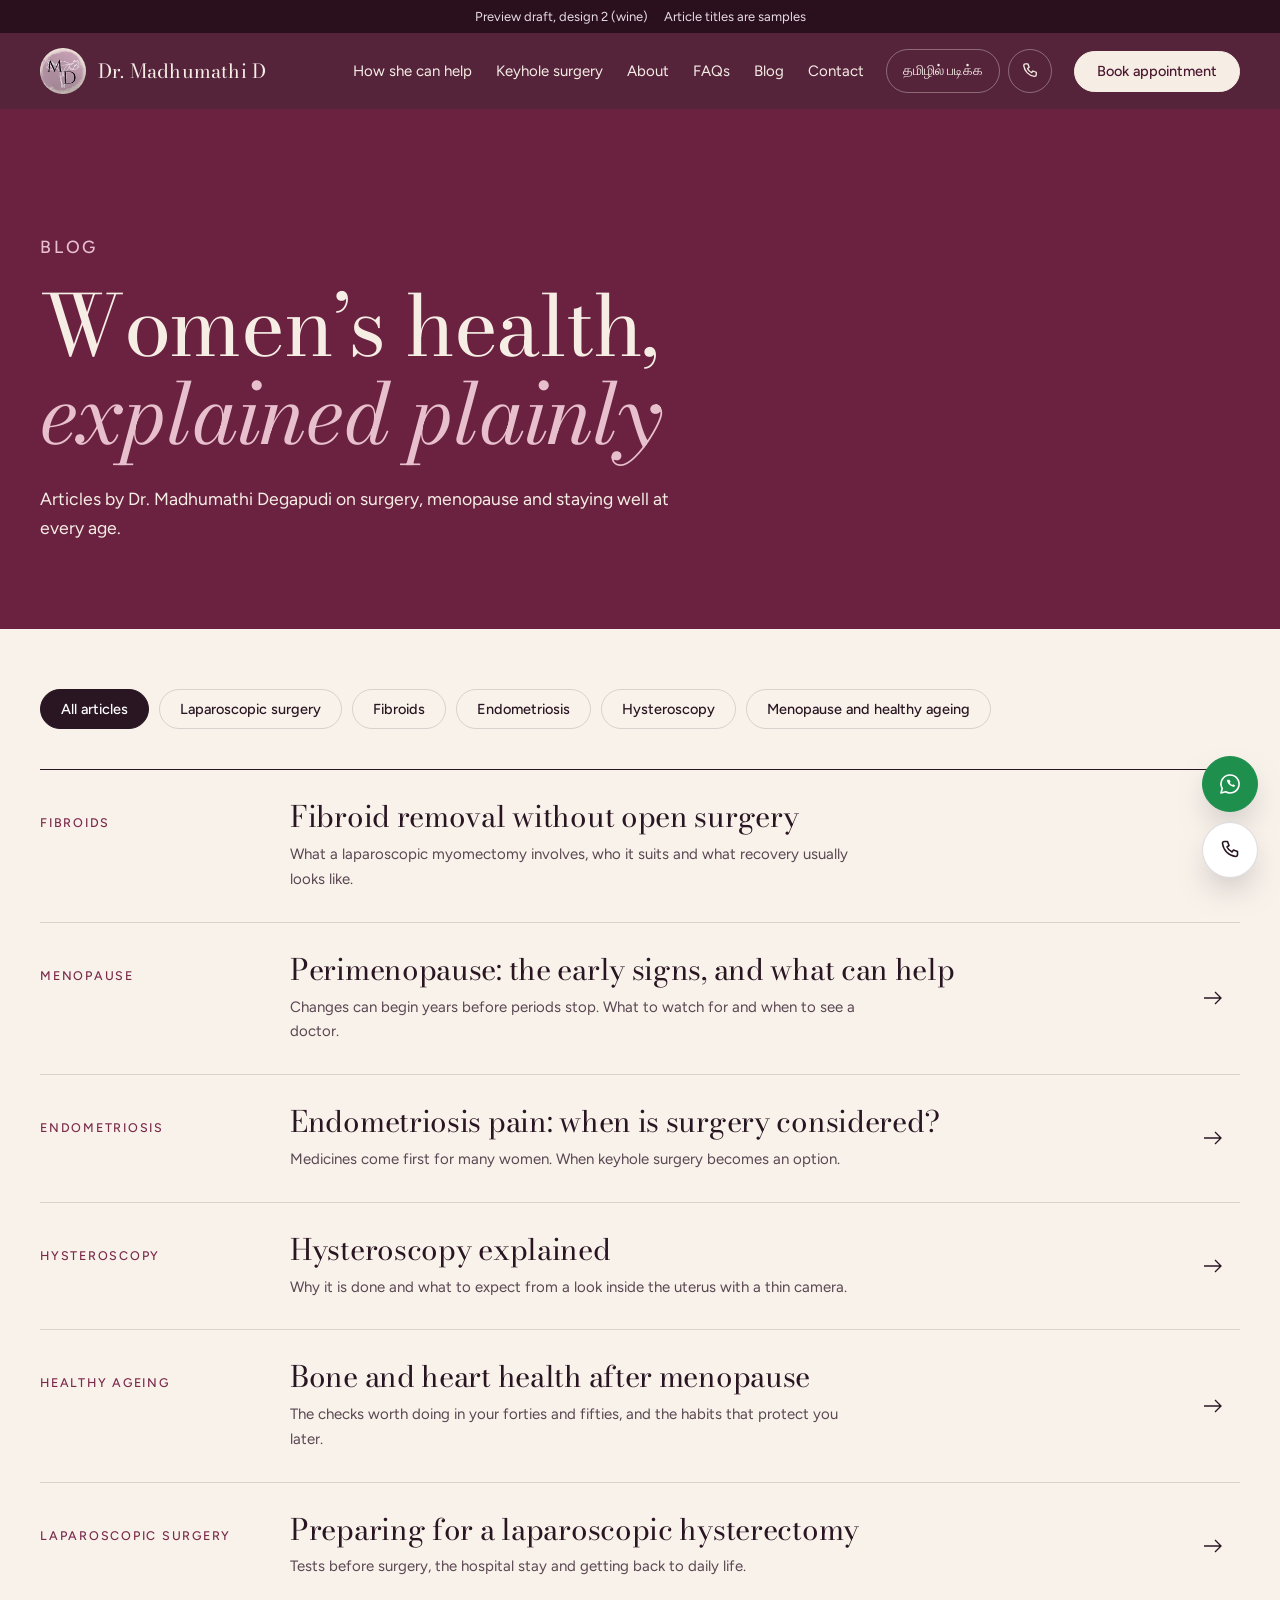
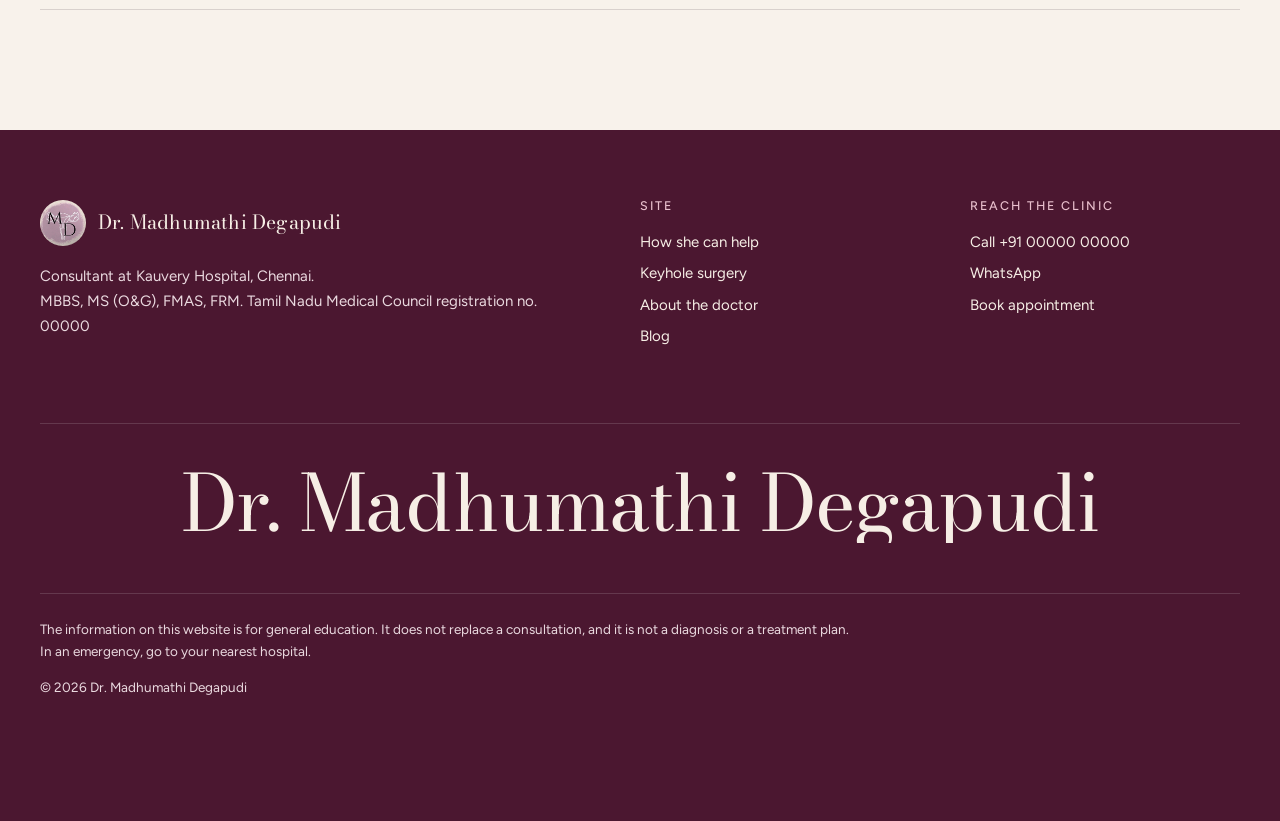
<file: wine/blog.html>
<!DOCTYPE html>
<html lang="en">
<head>
<meta charset="utf-8">
<meta name="robots" content="noindex, nofollow">
<meta name="viewport" content="width=device-width, initial-scale=1">
<title>Blog | Dr. Madhumathi Degapudi</title>
<meta name="description" content="Articles on keyhole gynaecological surgery, fibroids, endometriosis, menopause and healthy ageing by Dr. Madhumathi Degapudi, Chennai.">
<link rel="icon" href="assets/logo-mark.jpg">
<link rel="stylesheet" href="styles.css">
</head>
<body class="hide-marks">
<div class="toast" role="status" aria-live="polite"></div><div class="preview-bar"><span>Preview draft, design 2 (wine)</span><span>Article titles are samples</span></div><svg width="0" height="0" style="position:absolute" aria-hidden="true"><symbol id="i-wa" viewBox="0 0 24 24"><path fill="none" stroke="currentColor" stroke-width="1.6" stroke-linejoin="round" d="M12 3a9 9 0 0 0-7.8 13.5L3 21l4.6-1.2A9 9 0 1 0 12 3Z"/><path fill="currentColor" d="M9.1 7.800c-.5 2.900 3.1 6.800 7 7.1l1-1.5-2-1.2-.9.8c-1-.4-2-1.400-2.400-2.400l.8-.9-1.2-2Z"/></symbol><symbol id="i-ph" viewBox="0 0 24 24"><path fill="none" stroke="currentColor" stroke-width="1.6" stroke-linejoin="round" d="M6.5 3.5h3l1.5 4-2 1.5a11 11 0 0 0 5 5l1.5-2 4 1.5v3a2 2 0 0 1-2 2A15 15 0 0 1 4.5 5.5a2 2 0 0 1 2-2Z"/></symbol></svg>
<header class="site-header" data-widget="header"><div class="wrap">
  <a class="brand" href="index.html"><img src="assets/logo-mark.jpg" alt=""><span><b>Dr. Madhumathi D</b><small>Laparoscopic surgeon and reproductive health specialist</small></span></a>
  <nav class="nav" id="nav" aria-label="Main"><a href="index.html#care">How she can help</a><a href="index.html#keyhole">Keyhole surgery</a><a href="index.html#about">About</a><a href="index.html#faqs">FAQs</a><a href="blog.html" aria-current="page">Blog</a><a href="index.html#book">Contact</a><a class="nav-ta" href="#" lang="ta" data-tamil>தமிழில் படிக்க</a></nav>
  <div class="reach"><a class="lang" href="#" lang="ta" data-tamil title="Tamil version: to be added on the live site">தமிழில் படிக்க</a><a class="round" href="tel:+910000000000" aria-label="Call the clinic"><svg class="ic" aria-hidden="true"><use href="#i-ph"/></svg></a></div>
  <a class="btn sm" href="index.html#book">Book appointment</a>
  <button class="menu-btn" type="button" aria-label="Menu" aria-expanded="false" aria-controls="nav"></button>
</div></header>
<main>
<section class="blog-hero"><div class="wrap"><p class="label">Blog</p><h1>Women&rsquo;s health, <i>explained plainly</i></h1><p>Articles by Dr. Madhumathi Degapudi on surgery, menopause and staying well at every age.</p></div></section>
<section data-widget="blog-grid" style="padding-bottom:120px"><div class="wrap">
  <ul class="cats" aria-label="Filter by topic">
    <li><button type="button" data-cat="all" aria-pressed="true">All articles</button></li>
    <li><button type="button" data-cat="laparoscopy" aria-pressed="false">Laparoscopic surgery</button></li>
    <li><button type="button" data-cat="fibroids" aria-pressed="false">Fibroids</button></li>
    <li><button type="button" data-cat="endometriosis" aria-pressed="false">Endometriosis</button></li>
    <li><button type="button" data-cat="hysteroscopy" aria-pressed="false">Hysteroscopy</button></li>
    <li><button type="button" data-cat="menopause" aria-pressed="false">Menopause and healthy ageing</button></li>
  </ul>
  <div class="rows listing"><a class="jrow" href="#" data-in="fibroids"><span>Fibroids</span><div><h3>Fibroid removal without open surgery</h3><p>What a laparoscopic myomectomy involves, who it suits and what recovery usually looks like.</p></div><svg viewBox="0 0 26 26" aria-hidden="true"><path d="M4 13h17M15 7l6 6-6 6"/></svg></a><a class="jrow" href="#" data-in="menopause"><span>Menopause</span><div><h3>Perimenopause: the early signs, and what can help</h3><p>Changes can begin years before periods stop. What to watch for and when to see a doctor.</p></div><svg viewBox="0 0 26 26" aria-hidden="true"><path d="M4 13h17M15 7l6 6-6 6"/></svg></a><a class="jrow" href="#" data-in="endometriosis"><span>Endometriosis</span><div><h3>Endometriosis pain: when is surgery considered?</h3><p>Medicines come first for many women. When keyhole surgery becomes an option.</p></div><svg viewBox="0 0 26 26" aria-hidden="true"><path d="M4 13h17M15 7l6 6-6 6"/></svg></a><a class="jrow" href="#" data-in="hysteroscopy"><span>Hysteroscopy</span><div><h3>Hysteroscopy explained</h3><p>Why it is done and what to expect from a look inside the uterus with a thin camera.</p></div><svg viewBox="0 0 26 26" aria-hidden="true"><path d="M4 13h17M15 7l6 6-6 6"/></svg></a><a class="jrow" href="#" data-in="menopause"><span>Healthy ageing</span><div><h3>Bone and heart health after menopause</h3><p>The checks worth doing in your forties and fifties, and the habits that protect you later.</p></div><svg viewBox="0 0 26 26" aria-hidden="true"><path d="M4 13h17M15 7l6 6-6 6"/></svg></a><a class="jrow" href="#" data-in="laparoscopy"><span>Laparoscopic surgery</span><div><h3>Preparing for a laparoscopic hysterectomy</h3><p>Tests before surgery, the hospital stay and getting back to daily life.</p></div><svg viewBox="0 0 26 26" aria-hidden="true"><path d="M4 13h17M15 7l6 6-6 6"/></svg></a></div>
</div></section>
</main>
<footer class="site-footer" data-widget="footer"><div class="wrap">
  <div class="cols">
    <div><a class="brand" href="index.html"><img src="assets/logo-mark.jpg" alt=""><span><b>Dr. Madhumathi Degapudi</b><small>Laparoscopic surgeon and reproductive health specialist</small></span></a>
      <p>Consultant at Kauvery Hospital, Chennai.<br><span class="v">MBBS, MS (O&amp;G), FMAS, FRM</span>. Tamil Nadu Medical Council registration no. <span class="v">00000</span></p></div>
    <div><h3>Site</h3><ul><li><a href="index.html#care">How she can help</a></li><li><a href="index.html#keyhole">Keyhole surgery</a></li><li><a href="index.html#about">About the doctor</a></li><li><a href="blog.html">Blog</a></li></ul></div>
    <div><h3>Reach the clinic</h3><ul><li><a href="tel:+910000000000">Call <span class="v">+91 00000 00000</span></a></li><li><a href="https://wa.me/910000000000?text=Hello%2C%20I%20would%20like%20to%20book%20an%20appointment%20with%20Dr.%20Madhumathi.">WhatsApp</a></li><li><a href="index.html#book">Book appointment</a></li></ul></div>
  </div>
  <p class="bigname" aria-hidden="true">Dr. Madhumathi Degapudi</p>
  <div class="fine"><p>The information on this website is for general education. It does not replace a consultation, and it is not a diagnosis or a treatment plan. In an emergency, go to your nearest hospital.</p><p>&copy; 2026 Dr. Madhumathi Degapudi</p></div>
</div></footer>
<nav class="dock" aria-label="Quick actions"><a href="tel:+910000000000"><svg class="ic" aria-hidden="true"><use href="#i-ph"/></svg>Call</a><a class="wa" href="https://wa.me/910000000000?text=Hello%2C%20I%20would%20like%20to%20book%20an%20appointment%20with%20Dr.%20Madhumathi."><svg class="ic" aria-hidden="true"><use href="#i-wa"/></svg>WhatsApp</a><a class="main" href="index.html#book">Book</a></nav>
<div class="float" aria-label="Quick contact"><a class="wa" href="https://wa.me/910000000000?text=Hello%2C%20I%20would%20like%20to%20book%20an%20appointment%20with%20Dr.%20Madhumathi." aria-label="WhatsApp the clinic" title="WhatsApp the clinic"><svg class="ic" aria-hidden="true"><use href="#i-wa"/></svg><span>WhatsApp us</span></a><a href="tel:+910000000000" aria-label="Call the clinic" title="Call the clinic"><svg class="ic" aria-hidden="true"><use href="#i-ph"/></svg><span>Call <span class="v">+91 00000 00000</span></span></a></div>
<script src="site.js"></script>
</body>
</html>
</file>
<file: styles.css>
/* Dr. Madhumathi D — Design 2: "every decade" */

@font-face { font-family: "Bodoni Moda"; src: url(assets/fonts/bodoni-moda-latin-400-normal.woff2) format("woff2"); font-weight: 400; font-display: swap; }
@font-face { font-family: "Bodoni Moda"; src: url(assets/fonts/bodoni-moda-latin-400-italic.woff2) format("woff2"); font-weight: 400; font-style: italic; font-display: swap; }
@font-face { font-family: "Figtree"; src: url(assets/fonts/figtree-latin-400-normal.woff2) format("woff2"); font-weight: 400; font-display: swap; }
@font-face { font-family: "Figtree"; src: url(assets/fonts/figtree-latin-500-normal.woff2) format("woff2"); font-weight: 500; font-display: swap; }
@font-face { font-family: "Figtree"; src: url(assets/fonts/figtree-latin-600-normal.woff2) format("woff2"); font-weight: 600; font-display: swap; }

:root {
  --ink: #2c1b2b;          /* aubergine, from the logo lettering */
  --body: #5b4d59;
  --stone: #ece7e3;        /* the logo's greige ground */
  --paper: #f7f4f1;
  --white: #ffffff;
  --mauve: #b99ab3;        /* the logo's brushed disc */
  --mauve-soft: #e6d7e2;
  --plum: #6f4a69;
  --line: rgba(44, 27, 43, .16);
  --display: "Bodoni Moda", "Didot", "Times New Roman", serif;
  --text: "Figtree", "Segoe UI", system-ui, sans-serif;
  --wrap: 1200px;
  --ease: cubic-bezier(.22, .7, .2, 1);
}

* { box-sizing: border-box; }
html { scroll-behavior: smooth; scroll-padding-top: 88px; }
body { margin: 0; background: var(--paper); color: var(--body); font: 400 17px/1.65 var(--text); -webkit-font-smoothing: antialiased; overflow-x: hidden; }
img { max-width: 100%; display: block; }
a { color: inherit; }
h1, h2, h3 { margin: 0; color: var(--ink); }
h1, h2 { font-family: var(--display); font-weight: 400; line-height: 1.04; letter-spacing: -.015em; }
h2 { font-size: clamp(2.3rem, 4.6vw, 4rem); }
h3 { font: 600 1.12rem/1.3 var(--text); letter-spacing: 0; }
p { margin: 0 0 1em; max-width: 58ch; }
.wrap { width: min(var(--wrap), 100% - 64px); margin-inline: auto; }
:focus-visible { outline: 2px solid var(--plum); outline-offset: 3px; border-radius: 3px; }
.label { font: 500 13px/1 var(--text); letter-spacing: .16em; text-transform: uppercase; color: var(--plum); margin: 0 0 22px; }
.v { background: #fff1bf; box-shadow: 0 0 0 2px #fff1bf; color: #4a3a00; }
.hide-marks .v { background: none; box-shadow: none; color: inherit; }
.hide-marks .v-only { display: none; }

.preview-bar { background: var(--ink); color: #e6dbe4; font-size: 13px; padding: 6px 20px; display: flex; gap: 16px; align-items: center; justify-content: center; }
.preview-bar button { font: inherit; color: inherit; background: transparent; border: 1px solid rgba(255,255,255,.3); border-radius: 99px; padding: 2px 12px; cursor: pointer; }

/* buttons */
.btn { display: inline-flex; align-items: center; justify-content: center; font: 500 15.5px/1 var(--text); text-decoration: none; padding: 17px 30px; border-radius: 99px; border: 1px solid var(--ink); background: var(--ink); color: #fff; cursor: pointer; white-space: nowrap; transition: background .3s, color .3s, transform .3s var(--ease); }
.btn:hover { background: var(--plum); border-color: var(--plum); transform: translateY(-2px); }
.btn.line { background: transparent; color: var(--ink); }
.btn.line:hover { background: var(--ink); color: #fff; border-color: var(--ink); }
.btn.light { background: #fff; color: var(--ink); border-color: #fff; }
.btn.light:hover { background: var(--mauve-soft); border-color: var(--mauve-soft); }
.btn.sm { padding: 12px 22px; font-size: 14.5px; }
.tlink { font-weight: 500; color: var(--ink); text-decoration: none; border-bottom: 1px solid var(--ink); padding-bottom: 3px; transition: color .3s, border-color .3s; }
.tlink:hover { color: var(--plum); border-color: var(--plum); }

/* header */
.site-header { position: sticky; top: 0; z-index: 50; background: color-mix(in srgb, var(--stone) 90%, transparent); backdrop-filter: blur(14px); }
.site-header .wrap { display: flex; align-items: center; gap: 34px; height: 76px; }
.brand { display: flex; align-items: center; gap: 12px; text-decoration: none; margin-right: auto; }
.brand img { width: 46px; height: 46px; border-radius: 50%; }
.brand b { display: block; font: 400 1.22rem/1 var(--display); color: var(--ink); letter-spacing: .01em; white-space: nowrap; }
.brand small { display: block; font-size: 12px; color: var(--body); margin-top: 5px; white-space: nowrap; }
.nav { display: flex; gap: 30px; font-size: 15px; white-space: nowrap; }
.nav a { text-decoration: none; color: var(--ink); }
.nav a:hover, .nav a[aria-current="page"] { color: var(--plum); }
.menu-btn { display: none; width: 46px; height: 46px; border-radius: 50%; border: 1px solid var(--line); background: transparent; cursor: pointer; position: relative; }
.menu-btn::before, .menu-btn::after { content: ""; position: absolute; left: 13px; right: 13px; height: 1.5px; background: var(--ink); transition: transform .3s var(--ease), top .3s var(--ease); }
.menu-btn::before { top: 18px; } .menu-btn::after { top: 26px; }
.menu-open .menu-btn::before { top: 22px; transform: rotate(45deg); }
.menu-open .menu-btn::after { top: 22px; transform: rotate(-45deg); }

/* hero */
.hero { background: var(--stone); position: relative; overflow: hidden; }
.hero .wrap { display: grid; grid-template-columns: 1.08fr .92fr; gap: 40px; align-items: end; min-height: min(760px, calc(100vh - 76px)); padding-top: 56px; }
.hero-text { align-self: center; padding-bottom: 64px; position: relative; z-index: 2; }
.hero h1 { font-size: clamp(2.9rem, 5.7vw, 5.4rem); }
.hero h1 i { font-style: italic; color: var(--plum); }
.hero-lede { font-size: 1.14rem; line-height: 1.6; margin: 30px 0 38px; max-width: 44ch; }
.hero-actions { display: flex; flex-wrap: wrap; gap: 14px; align-items: center; }
.hero-visual { position: relative; align-self: end; justify-self: end; width: min(470px, 100%); }
.disc { position: absolute; left: 50%; top: 46%; width: 128%; aspect-ratio: 1; transform: translate(-50%, -50%); }
.disc svg { width: 100%; height: 100%; overflow: visible; }
.disc circle { fill: var(--mauve); }
.hero-portrait { position: relative; aspect-ratio: 4 / 5; border-radius: 260px 260px 0 0; overflow: hidden; background: #5c686d; }
.hero-portrait img { width: 100%; height: 100%; object-fit: cover; filter: saturate(.85) contrast(.97); }
.hero-tag { position: absolute; left: -64px; bottom: 54px; background: var(--white); padding: 18px 22px; border-radius: 4px; z-index: 3; box-shadow: 0 30px 60px -30px rgba(44,27,43,.5); max-width: 250px; }
.hero-tag b { display: block; font: 400 1.25rem/1.15 var(--display); color: var(--ink); }
.hero-tag span { display: block; font-size: 13.5px; line-height: 1.45; margin-top: 6px; }
.hero-text > *, .hero-visual { opacity: 0; transform: translateY(22px); animation: rise 1s var(--ease) forwards; }
.hero-text > :nth-child(1) { animation-delay: .05s; } .hero-text > :nth-child(2) { animation-delay: .15s; } .hero-text > :nth-child(3) { animation-delay: .28s; } .hero-text > :nth-child(4) { animation-delay: .4s; }
.hero-visual { animation-delay: .3s; }
@keyframes rise { to { opacity: 1; transform: none; } }

/* facts bar */
.facts { background: var(--ink); color: #e3d6e0; }
.facts ul { list-style: none; margin: 0; padding: 0; display: grid; grid-template-columns: repeat(3, 1fr); }
.facts li { padding: 30px 34px; border-left: 1px solid rgba(255,255,255,.14); font-size: 15px; line-height: 1.5; }
.facts li:first-child { border-left: 0; padding-left: 0; }
.facts b { display: block; color: #fff; font: 500 12.5px/1 var(--text); letter-spacing: .16em; text-transform: uppercase; margin-bottom: 10px; }
.facts a { color: #fff; }
.facts .v { color: #4a3a00; } .hide-marks .facts .v { color: inherit; }

.section { padding: 130px 0; }
.head { display: grid; grid-template-columns: 1fr 1fr; gap: 60px; align-items: end; margin-bottom: 64px; }
.head p { margin: 0; font-size: 1.06rem; }
.head h2 i, .statement i, .book h2 i, .closing i { font-style: italic; color: var(--plum); }

/* decades */
.stages { display: grid; grid-template-columns: repeat(4, 1fr); border-top: 1px solid var(--line); position: relative; }
.stage-tab { all: unset; box-sizing: border-box; cursor: pointer; padding: 26px 20px 26px 0; position: relative; color: var(--body); transition: color .3s; }
.stage-tab::before { content: ""; position: absolute; left: 0; top: -1px; width: 100%; height: 2px; background: var(--ink); transform: scaleX(0); transform-origin: left; transition: transform .6s var(--ease); }
.stage-tab[aria-selected="true"]::before { transform: scaleX(1); }
.stage-tab .age { display: block; font: 400 clamp(1.9rem, 3.2vw, 2.9rem)/1 var(--display); color: var(--mauve); transition: color .3s; }
.stage-tab .name { display: block; margin-top: 10px; font-weight: 500; font-size: 15.5px; }
.stage-tab[aria-selected="true"] .age, .stage-tab:hover .age { color: var(--ink); }
.stage-tab[aria-selected="true"] { color: var(--ink); }
.stage-tab:focus-visible { outline: 2px solid var(--plum); outline-offset: -2px; }
.panel { display: grid; grid-template-columns: 5fr 6fr; gap: 80px; align-items: center; margin-top: 56px; }
.panel[hidden] { display: none; }
.panel-pic { aspect-ratio: 5 / 6; border-radius: 4px; overflow: hidden; background: var(--stone); position: relative; }
.panel-pic img { width: 100%; height: 100%; object-fit: cover; filter: saturate(.8) contrast(.97); animation: zoom 1.4s var(--ease); }
.panel-pic.duo img { filter: grayscale(1) contrast(1.05) brightness(1.05); }
.panel-pic.duo::after { content: ""; position: absolute; inset: 0; background: var(--mauve); mix-blend-mode: soft-light; opacity: .8; }
@keyframes zoom { from { transform: scale(1.08); opacity: .4; } to { transform: none; opacity: 1; } }
.panel-body { animation: rise2 .8s var(--ease); }
@keyframes rise2 { from { opacity: 0; transform: translateY(18px); } to { opacity: 1; transform: none; } }
.panel-body h3 { font: 400 clamp(1.9rem, 3vw, 2.7rem)/1.1 var(--display); letter-spacing: -.01em; margin-bottom: 20px; }
.panel-body ul { list-style: none; margin: 30px 0 34px; padding: 0; }
.panel-body li { display: grid; grid-template-columns: 1fr 1.25fr; gap: 20px; padding: 16px 0; border-top: 1px solid var(--line); font-size: 15.5px; line-height: 1.5; }
.panel-body li:last-child { border-bottom: 1px solid var(--line); }
.panel-body li b { color: var(--ink); font-weight: 600; }

/* keyhole comparison */
.keyhole { background: var(--stone); }
.compare { display: grid; grid-template-columns: 1fr 1fr; gap: 24px; }
.cmp { background: var(--paper); border-radius: 4px; padding: 44px; }
.cmp.on { background: var(--ink); color: #dccfd9; }
.cmp.on h3, .cmp.on dt { color: #fff; }
.cmp h3 { font: 400 2rem/1.1 var(--display); margin-bottom: 8px; }
.cmp > p { font-size: 15px; margin-bottom: 26px; }
.cmp svg { width: 100%; height: 56px; margin: 6px 0 6px; }
.cmp .cap { font-size: 12.5px; letter-spacing: .08em; text-transform: uppercase; opacity: .7; margin: 0 0 24px; }
.cmp svg .body { fill: none; stroke: currentColor; stroke-opacity: .35; stroke-width: 1.2; }
.cmp svg .cut { stroke: var(--mauve); stroke-width: 3; stroke-linecap: round; }
.cmp dl { margin: 0; }
.cmp dl div { display: grid; grid-template-columns: 1fr 1.3fr; gap: 16px; padding: 14px 0; border-top: 1px solid var(--line); font-size: 15.5px; }
.cmp.on dl div { border-color: rgba(255,255,255,.16); }
.cmp dt { font-weight: 600; color: var(--ink); } .cmp dd { margin: 0; }
.note { font-size: 13.5px; margin: 26px 0 0; max-width: 80ch; }

/* about */
.about { display: grid; grid-template-columns: 6fr 5fr; gap: 90px; align-items: start; }
.statement { font: 400 clamp(1.7rem, 2.9vw, 2.6rem)/1.22 var(--display); color: var(--ink); letter-spacing: -.01em; margin: 0 0 36px; max-width: 22ch; }
.about-copy p { font-size: 1.05rem; }
.about-copy .statement { font-size: clamp(1.7rem, 2.9vw, 2.6rem); }
.cv { border-top: 1px solid var(--ink); }
.cv div { display: grid; grid-template-columns: 110px 1fr; gap: 20px; padding: 20px 0; border-bottom: 1px solid var(--line); font-size: 15.5px; line-height: 1.5; }
.cv dt { font: 500 12.5px/1.6 var(--text); letter-spacing: .14em; text-transform: uppercase; color: var(--plum); }
.cv dd { margin: 0; color: var(--ink); }
.cv dd small { display: block; color: var(--body); font-size: 14.5px; }

/* visit */
.steps { list-style: none; margin: 0; padding: 0; display: grid; grid-template-columns: repeat(4, 1fr); gap: 0; counter-reset: s; border-top: 1px solid var(--ink); }
.steps li { counter-increment: s; padding: 30px 30px 0 0; }
.steps li::before { content: counter(s); display: block; font: 400 3.4rem/1 var(--display); color: var(--mauve); margin-bottom: 22px; }
.steps p { font-size: 15.5px; margin: 10px 0 0; }

/* faq */
.faq { background: var(--stone); }
.faq-grid { display: grid; grid-template-columns: 4fr 7fr; gap: 90px; }
.faq-grid > div:first-child { position: sticky; top: 120px; align-self: start; }
details { border-top: 1px solid var(--line); }
details:last-child { border-bottom: 1px solid var(--line); }
summary { list-style: none; cursor: pointer; padding: 26px 50px 26px 0; font: 500 1.14rem/1.4 var(--text); color: var(--ink); position: relative; }
summary::-webkit-details-marker { display: none; }
summary::after { content: ""; position: absolute; right: 6px; top: 50%; width: 14px; height: 14px; margin-top: -7px; background: linear-gradient(var(--ink), var(--ink)) center / 14px 1.5px no-repeat, linear-gradient(var(--ink), var(--ink)) center / 1.5px 14px no-repeat; transition: transform .4s var(--ease); }
details[open] summary::after { transform: rotate(45deg); }
details p { padding: 0 50px 26px 0; margin: 0; font-size: 16px; }

/* book */
.book { background: var(--ink); color: #d8cbd5; position: relative; overflow: hidden; }
.book::before { content: ""; position: absolute; right: -180px; top: -180px; width: 560px; height: 560px; border-radius: 50%; background: var(--plum); opacity: .35; filter: blur(4px); }
.book .wrap { display: grid; grid-template-columns: 5fr 6fr; gap: 90px; position: relative; }
.book h2 { color: #fff; } .book h2 i { color: var(--mauve); }
.book .label { color: var(--mauve); }
.hours { width: 100%; border-collapse: collapse; margin: 40px 0 30px; }
.hours th, .hours td { text-align: left; padding: 15px 0; border-top: 1px solid rgba(255,255,255,.16); font-weight: 400; font-size: 15.5px; }
.hours tr:last-child th, .hours tr:last-child td { border-bottom: 1px solid rgba(255,255,255,.16); }
.hours th { color: #fff; font-weight: 500; width: 46%; }
.book address { font-style: normal; margin-bottom: 22px; }
.book address b { color: #fff; font-weight: 500; display: block; }
.book .quick { display: flex; flex-wrap: wrap; gap: 12px; margin-bottom: 28px; }
.book .btn.line { color: #fff; border-color: rgba(255,255,255,.45); }
.book .btn.line:hover { background: #fff; color: var(--ink); border-color: #fff; }
.map { border: 0; width: 100%; height: 230px; border-radius: 4px; background: #46344a; filter: grayscale(.6); }
.book .v { color: #4a3a00; } .hide-marks .book .v { color: inherit; }
.form { background: var(--paper); color: var(--body); border-radius: 4px; padding: 50px; align-self: start; }
.form h3 { font: 400 2rem/1.1 var(--display); margin-bottom: 8px; }
.form form { display: grid; grid-template-columns: 1fr 1fr; gap: 22px 22px; margin-top: 30px; }
.field { display: flex; flex-direction: column; gap: 8px; font-size: 14px; font-weight: 500; color: var(--ink); }
.field.full { grid-column: 1 / -1; }
.field input, .field select, .field textarea { font: 400 16px var(--text); color: var(--ink); background: var(--white); border: 1px solid var(--line); border-radius: 4px; padding: 14px; width: 100%; }
.field input:focus, .field select:focus, .field textarea:focus { outline: none; border-color: var(--plum); box-shadow: 0 0 0 3px var(--mauve-soft); }
.field textarea { min-height: 96px; resize: vertical; }
.form small { grid-column: 1 / -1; font-size: 13.5px; }
.form .btn { grid-column: 1 / -1; }
.sent { display: none; background: var(--mauve-soft); border-radius: 4px; padding: 16px 20px; margin-top: 20px; color: var(--ink); font-size: 15px; }
.sent.on { display: block; }

/* journal rows */
.rows { border-top: 1px solid var(--ink); }
.jrow { display: grid; grid-template-columns: 220px 1fr 40px; gap: 30px; align-items: baseline; padding: 30px 0; border-bottom: 1px solid var(--line); text-decoration: none; transition: padding .4s var(--ease), background .4s; }
.jrow:hover { padding-left: 18px; padding-right: 18px; background: var(--stone); }
.jrow span { font: 500 12.5px/1.5 var(--text); letter-spacing: .14em; text-transform: uppercase; color: var(--plum); }
.jrow h3 { font: 400 clamp(1.4rem, 2.3vw, 2rem)/1.15 var(--display); letter-spacing: -.01em; }
.jrow p { margin: 8px 0 0; font-size: 15px; }
.jrow svg { width: 26px; height: 26px; stroke: var(--ink); fill: none; stroke-width: 1.3; align-self: center; transition: transform .4s var(--ease); }
.jrow:hover svg { transform: translateX(6px); }
.blog-hero { background: var(--stone); padding: 100px 0 70px; }
.blog-hero h1 { font-size: clamp(3rem, 6.6vw, 5.6rem); max-width: 13ch; }
.blog-hero h1 i { font-style: italic; color: var(--plum); }
.blog-hero p { margin-top: 26px; font-size: 1.1rem; }
.cats { display: flex; flex-wrap: wrap; gap: 10px; margin: 60px 0 40px; padding: 0; list-style: none; }
.cats button { font: 500 14.5px var(--text); color: var(--ink); background: transparent; border: 1px solid var(--line); border-radius: 99px; padding: 10px 20px; cursor: pointer; }
.cats button[aria-pressed="true"] { background: var(--ink); color: #fff; border-color: var(--ink); }

.closing { text-align: center; padding: 140px 0; }
.closing h2 { font-size: clamp(2.6rem, 6vw, 5.2rem); max-width: 15ch; margin: 0 auto 40px; }

.site-footer { background: var(--stone); padding: 70px 0 110px; font-size: 15px; }
.site-footer .cols { display: grid; grid-template-columns: 2fr 1fr 1fr; gap: 60px; }
.site-footer .brand { margin-bottom: 18px; }
.site-footer a { text-decoration: none; color: var(--ink); }
.site-footer a:hover { color: var(--plum); }
.site-footer ul { list-style: none; margin: 14px 0 0; padding: 0; line-height: 2.1; }
.site-footer h3 { font: 500 12.5px/1 var(--text); letter-spacing: .16em; text-transform: uppercase; color: var(--plum); }
.fine { border-top: 1px solid var(--line); margin-top: 50px; padding-top: 24px; font-size: 13.5px; }
.fine p { max-width: 90ch; }
.dock { display: none; }

.rv { opacity: 0; transform: translateY(24px); transition: opacity .9s var(--ease), transform .9s var(--ease); }
.rv.in { opacity: 1; transform: none; }

@media (max-width: 1080px) {
  .nav { display: none; position: absolute; left: 0; right: 0; top: 76px; background: var(--stone); flex-direction: column; gap: 0; padding: 10px 32px 26px; border-bottom: 1px solid var(--line); }
  .nav a { padding: 15px 0; border-bottom: 1px solid var(--line); font-size: 17px; }
  .menu-open .nav { display: flex; }
  .menu-btn { display: block; }
  .hero-tag { left: -20px; }
}
@media (max-width: 900px) {
  .section { padding: 88px 0; }
  .hero .wrap, .head, .panel, .compare, .about, .faq-grid, .book .wrap { grid-template-columns: 1fr; gap: 44px; }
  .head { margin-bottom: 44px; gap: 22px; }
  .hero .wrap { min-height: 0; padding-top: 48px; }
  .hero-text { padding-bottom: 0; }
  .hero-visual { justify-self: center; width: min(400px, 82%); }
  .hero-tag { left: -8%; bottom: 30px; }
  .facts ul { grid-template-columns: 1fr; }
  .facts li, .facts li:first-child { border-left: 0; border-top: 1px solid rgba(255,255,255,.14); padding: 22px 0; }
  .facts li:first-child { border-top: 0; }
  .stages { display: flex; overflow-x: auto; scrollbar-width: none; margin-right: -32px; }
  .stage-tab { flex: 0 0 46%; }
  .panel { margin-top: 40px; }
  .panel-pic { max-width: 440px; aspect-ratio: 4 / 3; }
  .steps { grid-template-columns: 1fr 1fr; row-gap: 20px; }
  .faq-grid > div:first-child { position: static; }
  .jrow { grid-template-columns: 1fr 30px; gap: 8px 20px; }
  .jrow span { grid-column: 1 / -1; }
  .site-footer .cols { grid-template-columns: 1fr; gap: 34px; }
}
@media (max-width: 640px) {
  body { font-size: 16px; }
  .wrap { width: calc(100% - 40px); }
  .brand small { display: none; }
  .site-header .btn { display: none; }
  .nav { padding-inline: 20px; }
  .hero-actions .btn { flex: 1 1 100%; }
  .panel-body li, .cmp dl div, .cv div { grid-template-columns: 1fr; gap: 4px; }
  .cmp, .form { padding: 30px 24px; }
  .form form { grid-template-columns: 1fr; }
  .steps { grid-template-columns: 1fr; }
  .stage-tab { flex-basis: 62%; }
  .stages { margin-right: -20px; }
  .dock { display: grid; grid-template-columns: 1fr 1fr 1.3fr; position: fixed; left: 10px; right: 10px; bottom: 10px; z-index: 60; background: var(--white); border: 1px solid var(--line); border-radius: 99px; padding: 5px; box-shadow: 0 14px 34px -12px rgba(44,27,43,.45); }
  .dock a { text-align: center; text-decoration: none; font: 500 14.5px var(--text); color: var(--ink); padding: 13px 6px; border-radius: 99px; }
  .dock a.main { background: var(--ink); color: #fff; }
}
@media (prefers-reduced-motion: reduce) {
  html { scroll-behavior: auto; }
  .rv, .hero-text > *, .hero-visual { opacity: 1; transform: none; animation: none; transition: none; }
  .panel-pic img, .panel-body { animation: none; }
}
.label { line-height: 1.4; }
.head .label, .book .label { margin-bottom: 22px; }
.btn { gap: .4em; }
.disc { left: 38%; top: 52%; width: 138%; }

/* reachability: call and WhatsApp everywhere */
.ic { width: 20px; height: 20px; flex: none; }
.btn.wa { background: #1f8f4e; border-color: #1f8f4e; color: #fff; }
.btn.wa:hover { background: #17723e; border-color: #17723e; }
.reach { display: flex; gap: 8px; }
.round { width: 44px; height: 44px; border-radius: 50%; border: 1px solid var(--line); display: grid; place-items: center; color: var(--ink); transition: background .3s, color .3s, border-color .3s; }
.round:hover { background: var(--ink); color: #fff; border-color: var(--ink); }
.round.wa { color: #1f8f4e; }
.round.wa:hover { background: #1f8f4e; border-color: #1f8f4e; color: #fff; }
.site-header .wrap { gap: 22px; }
.hero-more { margin: 26px 0 0; }
.facts .pair { display: flex; flex-wrap: wrap; gap: 10px; }
.facts .btn.light .v { color: #4a3a00; } .hide-marks .facts .btn.light .v { color: inherit; }
.cta-row { display: flex; flex-wrap: wrap; align-items: center; gap: 22px; }
.float { position: fixed; right: 22px; bottom: 22px; z-index: 55; display: flex; flex-direction: column; align-items: flex-end; gap: 10px; }
.float a { display: inline-flex; align-items: center; gap: 10px; height: 54px; padding: 0 20px 0 17px; border-radius: 99px; background: var(--white); color: var(--ink); text-decoration: none; font: 500 15px/1 var(--text); box-shadow: 0 16px 34px -14px rgba(44,27,43,.5); border: 1px solid var(--line); transition: transform .3s var(--ease); }
.float a:hover { transform: translateY(-3px); }
.float a.wa { background: #1f8f4e; border-color: #1f8f4e; color: #fff; }
.float .ic { width: 24px; height: 24px; }
.dock a { display: flex; align-items: center; justify-content: center; gap: 7px; }
.dock a.wa { color: #1f8f4e; }
@media (max-width: 1240px) { .site-header .reach { display: none; } }
@media (max-width: 1080px) { .site-header .reach { display: flex; margin-left: auto; } .brand { margin-right: 0; } .site-header .wrap { gap: 10px; } }
@media (max-width: 900px) { .float a span { display: none; } .float a { width: 54px; padding: 0; justify-content: center; } }
@media (max-width: 640px) { .float { display: none; } .hero-actions .btn { flex: 1 1 100%; } .brand b { font-size: 1.05rem; } .brand img { width: 40px; height: 40px; } }
.nav { gap: 24px; }
@media (max-width: 1500px) and (min-width: 1081px) { .brand small { display: none; } }
.float a { width: 56px; height: 56px; padding: 0; justify-content: center; }
.float a span { display: none; }
@media (max-width: 640px) { .site-header .reach { display: none; } .brand { margin-right: auto; } }

/* round 3: Tamil link, portrait placeholder, quieter contact, need-based tabs */
.lang { font: 500 14px/1 var(--text); color: var(--ink); text-decoration: none; border: 1px solid var(--line); border-radius: 99px; padding: 0 16px; height: 44px; display: inline-flex; align-items: center; white-space: nowrap; transition: background .3s, color .3s; }
.lang:hover { background: var(--ink); color: #fff; }
.reach { align-items: center; }
.nav-ta { display: none; }
@media (max-width: 1080px) { .nav-ta { display: block; } .site-header .reach .lang { display: none; } }
.toast { position: fixed; left: 50%; bottom: 96px; transform: translate(-50%, 20px); background: var(--ink); color: #fff; font-size: 14.5px; padding: 12px 20px; border-radius: 99px; z-index: 90; opacity: 0; pointer-events: none; transition: opacity .3s, transform .3s var(--ease); max-width: calc(100% - 40px); text-align: center; }
.toast.on { opacity: 1; transform: translate(-50%, 0); }
.hero-portrait.ph { background: linear-gradient(180deg, #d9cbd5, #c4b0bf); display: grid; }
.hero-portrait.ph svg { grid-area: 1 / 1; width: 100%; height: 100%; align-self: end; fill: rgba(255,255,255,.55); }
.hero-portrait.ph span { grid-area: 1 / 1; align-self: end; justify-self: end; margin: 0 22px 22px 0; font: 400 1.1rem/1.2 var(--display); color: var(--ink); text-align: right; }
.hero-portrait.ph small { font: 400 12.5px var(--text); color: var(--body); }
.btn.wa-o { background: transparent; color: var(--ink); border-color: var(--ink); }
.btn.wa-o .ic { color: #1f8f4e; }
.btn.wa-o:hover { background: var(--ink); color: #fff; }
.btn.wa-o:hover .ic { color: #6fd39a; }
.book .btn.wa-o { color: #fff; border-color: rgba(255,255,255,.5); }
.book .btn.wa-o .ic { color: #6fd39a; }
.book .btn.wa-o:hover { background: #fff; color: var(--ink); }
.book .btn.wa-o:hover .ic { color: #1f8f4e; }
.visit-line { margin: 26px 0 0; color: #d8cbd5; }
.facts li > a { font: 400 1.3rem/1.3 var(--display); text-decoration: none; }
.stage-tab .age { font-size: clamp(1.45rem, 2.3vw, 2.1rem); line-height: 1.08; }
.stage-tab .name { font-weight: 400; font-size: 14px; color: var(--body); }
.compare { grid-template-columns: .9fr 1fr 1fr; }
.cmp-pic { margin: 0; border-radius: 4px; overflow: hidden; background: var(--paper); }
.cmp-pic img { width: 100%; height: 100%; object-fit: cover; object-position: 40% 50%; filter: saturate(.85); }
@media (max-width: 900px) { .compare { grid-template-columns: 1fr; } .cmp-pic { aspect-ratio: 4 / 3; } .stage-tab .age { font-size: 1.5rem; } }
@media (max-width: 900px) { .hero-portrait.ph span { align-self: start; justify-self: center; text-align: center; margin: 30px 0 0; } }
.hero-portrait img { object-position: 50% 22%; }
/* responsive pass */
@media (max-width: 1700px) and (min-width: 1081px) { .brand small { display: none; } }
@media (min-width: 901px) { .hero h1 { font-size: min(5.7vw, 9.6vh, 5.4rem); } .hero-lede { margin: 24px 0 30px; } }
@media (max-width: 1180px) and (min-width: 901px) { .hero-lede { max-width: 34ch; } .hero .wrap { grid-template-columns: 1.15fr .85fr; } }
.site-header .brand small { display: none; }

/* academic work (from the doctor's reference: talks, papers, awards, training) */
.acad { background: var(--ink); color: #d8cbd5; }
.acad h2 { color: #fff; } .acad h2 i, .acad .label { color: var(--mauve); }
.acad .v { color: #4a3a00; } .hide-marks .acad .v { color: inherit; }
.acad-bar { display: flex; align-items: center; justify-content: space-between; gap: 20px; margin-bottom: 34px; flex-wrap: wrap; }
.chips { display: flex; flex-wrap: wrap; gap: 8px; }
.chip { font: 500 14px/1 var(--text); color: #e8dce6; background: transparent; border: 1px solid rgba(255,255,255,.28); border-radius: 99px; padding: 11px 18px; cursor: pointer; transition: background .3s, color .3s; }
.chip:hover { border-color: #fff; }
.chip[aria-pressed="true"] { background: #fff; color: var(--ink); border-color: #fff; }
.rec-row { display: grid; grid-auto-flow: column; grid-auto-columns: minmax(250px, calc((100% - 78px) / 4)); gap: 26px; overflow-x: auto; scroll-snap-type: x mandatory; padding-bottom: 16px; scrollbar-width: thin; scrollbar-color: rgba(255,255,255,.3) transparent; }
.rec { scroll-snap-align: start; }
.rec[hidden] { display: none; }
.rec-ph { aspect-ratio: 4 / 3; border-radius: 4px; margin-bottom: 18px; display: grid; place-items: center; background: repeating-linear-gradient(135deg, rgba(255,255,255,.06) 0 12px, rgba(255,255,255,.02) 12px 24px); border: 1px dashed rgba(255,255,255,.25); }
.rec-ph span { font-size: 13px; color: rgba(255,255,255,.65); }
.rec-k { font: 500 12.5px/1 var(--text); letter-spacing: .14em; text-transform: uppercase; color: var(--mauve); margin: 0 0 10px; }
.rec h3 { font: 400 1.35rem/1.2 var(--display); color: #fff; margin-bottom: 8px; }
.rec-m { font-size: 14.5px; margin: 0 0 12px; }
.acad .tlink { color: #fff; border-color: rgba(255,255,255,.5); font-size: 14.5px; }
.rec-nav { display: flex; gap: 10px; }
.rec-nav button { width: 46px; height: 46px; border-radius: 50%; border: 1px solid rgba(255,255,255,.4); background: transparent; cursor: pointer; display: grid; place-items: center; transition: background .3s; }
.rec-nav svg { width: 22px; height: 22px; stroke: #fff; fill: none; stroke-width: 1.4; }
.rec-nav button:hover { background: #fff; } .rec-nav button:hover svg { stroke: var(--ink); }
@media (max-width: 900px) { .rec-row { grid-auto-columns: 78%; } .rec-nav { display: none; } }
@media (min-width: 1081px) { .nav a[href="#book"], .nav a[href="index.html#book"] { display: none; } }
.rec-ph.jrnl { background: linear-gradient(160deg, var(--plum), #4a2f46); border: 0; align-content: center; justify-items: start; gap: 8px; padding: 22px; text-align: left; }
.rec-ph.jrnl b { font: 400 2.4rem/1 var(--display); color: #fff; letter-spacing: .02em; }
.rec-ph.jrnl span { font-size: 13px; line-height: 1.4; color: rgba(255,255,255,.75); }
.rec h3 { font-size: 1.22rem; }
.rec-a { font-size: 13.5px; line-height: 1.5; color: #b9a9b6; margin: 0 0 14px; }
.rec-a b { color: #fff; font-weight: 500; }
.rec-ph.pic { border: 0; background: #3a2738; overflow: hidden; display: block; }
.rec-ph.pic img { width: 100%; height: 100%; object-fit: cover; display: block; transition: transform .6s var(--ease); }
.rec:hover .rec-ph.pic img { transform: scale(1.03); }
/* her real portraits */
.hero-portrait img { object-position: 50% 18%; }
.about-pic { margin: 0 0 40px; aspect-ratio: 4 / 4.6; border-radius: 999px 999px 6px 6px; overflow: hidden; background: var(--stone); }
.about-pic img { width: 100%; height: 100%; object-fit: cover; object-position: 55% 22%; }
@media (max-width: 900px) { .about-pic { max-width: 420px; aspect-ratio: 4 / 4.4; } }
</file>
<file: wine/styles.css>
/* Dr. Madhumathi D — Design 2: "every decade" */

@font-face { font-family: "Bodoni Moda"; src: url(assets/fonts/bodoni-moda-latin-400-normal.woff2) format("woff2"); font-weight: 400; font-display: swap; }
@font-face { font-family: "Bodoni Moda"; src: url(assets/fonts/bodoni-moda-latin-400-italic.woff2) format("woff2"); font-weight: 400; font-style: italic; font-display: swap; }
@font-face { font-family: "Figtree"; src: url(assets/fonts/figtree-latin-400-normal.woff2) format("woff2"); font-weight: 400; font-display: swap; }
@font-face { font-family: "Figtree"; src: url(assets/fonts/figtree-latin-500-normal.woff2) format("woff2"); font-weight: 500; font-display: swap; }
@font-face { font-family: "Figtree"; src: url(assets/fonts/figtree-latin-600-normal.woff2) format("woff2"); font-weight: 600; font-display: swap; }

:root {
  --ink: #2c1b2b;          /* aubergine, from the logo lettering */
  --body: #5b4d59;
  --stone: #ece7e3;        /* the logo's greige ground */
  --paper: #f7f4f1;
  --white: #ffffff;
  --mauve: #b99ab3;        /* the logo's brushed disc */
  --mauve-soft: #e6d7e2;
  --plum: #6f4a69;
  --line: rgba(44, 27, 43, .16);
  --display: "Bodoni Moda", "Didot", "Times New Roman", serif;
  --text: "Figtree", "Segoe UI", system-ui, sans-serif;
  --wrap: 1200px;
  --ease: cubic-bezier(.22, .7, .2, 1);
}

* { box-sizing: border-box; }
html { scroll-behavior: smooth; scroll-padding-top: 88px; }
body { margin: 0; background: var(--paper); color: var(--body); font: 400 17px/1.65 var(--text); -webkit-font-smoothing: antialiased; overflow-x: hidden; }
img { max-width: 100%; display: block; }
a { color: inherit; }
h1, h2, h3 { margin: 0; color: var(--ink); }
h1, h2 { font-family: var(--display); font-weight: 400; line-height: 1.04; letter-spacing: -.015em; }
h2 { font-size: clamp(2.3rem, 4.6vw, 4rem); }
h3 { font: 600 1.12rem/1.3 var(--text); letter-spacing: 0; }
p { margin: 0 0 1em; max-width: 58ch; }
.wrap { width: min(var(--wrap), 100% - 64px); margin-inline: auto; }
:focus-visible { outline: 2px solid var(--plum); outline-offset: 3px; border-radius: 3px; }
.label { font: 500 13px/1 var(--text); letter-spacing: .16em; text-transform: uppercase; color: var(--plum); margin: 0 0 22px; }
.v { background: #fff1bf; box-shadow: 0 0 0 2px #fff1bf; color: #4a3a00; }
.hide-marks .v { background: none; box-shadow: none; color: inherit; }
.hide-marks .v-only { display: none; }

.preview-bar { background: var(--ink); color: #e6dbe4; font-size: 13px; padding: 6px 20px; display: flex; gap: 16px; align-items: center; justify-content: center; }
.preview-bar button { font: inherit; color: inherit; background: transparent; border: 1px solid rgba(255,255,255,.3); border-radius: 99px; padding: 2px 12px; cursor: pointer; }

/* buttons */
.btn { display: inline-flex; align-items: center; justify-content: center; font: 500 15.5px/1 var(--text); text-decoration: none; padding: 17px 30px; border-radius: 99px; border: 1px solid var(--ink); background: var(--ink); color: #fff; cursor: pointer; white-space: nowrap; transition: background .3s, color .3s, transform .3s var(--ease); }
.btn:hover { background: var(--plum); border-color: var(--plum); transform: translateY(-2px); }
.btn.line { background: transparent; color: var(--ink); }
.btn.line:hover { background: var(--ink); color: #fff; border-color: var(--ink); }
.btn.light { background: #fff; color: var(--ink); border-color: #fff; }
.btn.light:hover { background: var(--mauve-soft); border-color: var(--mauve-soft); }
.btn.sm { padding: 12px 22px; font-size: 14.5px; }
.tlink { font-weight: 500; color: var(--ink); text-decoration: none; border-bottom: 1px solid var(--ink); padding-bottom: 3px; transition: color .3s, border-color .3s; }
.tlink:hover { color: var(--plum); border-color: var(--plum); }

/* header */
.site-header { position: sticky; top: 0; z-index: 50; background: color-mix(in srgb, var(--stone) 90%, transparent); backdrop-filter: blur(14px); }
.site-header .wrap { display: flex; align-items: center; gap: 34px; height: 76px; }
.brand { display: flex; align-items: center; gap: 12px; text-decoration: none; margin-right: auto; }
.brand img { width: 46px; height: 46px; border-radius: 50%; }
.brand b { display: block; font: 400 1.22rem/1 var(--display); color: var(--ink); letter-spacing: .01em; white-space: nowrap; }
.brand small { display: block; font-size: 12px; color: var(--body); margin-top: 5px; white-space: nowrap; }
.nav { display: flex; gap: 30px; font-size: 15px; white-space: nowrap; }
.nav a { text-decoration: none; color: var(--ink); }
.nav a:hover, .nav a[aria-current="page"] { color: var(--plum); }
.menu-btn { display: none; width: 46px; height: 46px; border-radius: 50%; border: 1px solid var(--line); background: transparent; cursor: pointer; position: relative; }
.menu-btn::before, .menu-btn::after { content: ""; position: absolute; left: 13px; right: 13px; height: 1.5px; background: var(--ink); transition: transform .3s var(--ease), top .3s var(--ease); }
.menu-btn::before { top: 18px; } .menu-btn::after { top: 26px; }
.menu-open .menu-btn::before { top: 22px; transform: rotate(45deg); }
.menu-open .menu-btn::after { top: 22px; transform: rotate(-45deg); }

/* hero */
.hero { background: var(--stone); position: relative; overflow: hidden; }
.hero .wrap { display: grid; grid-template-columns: 1.08fr .92fr; gap: 40px; align-items: end; min-height: min(760px, calc(100vh - 76px)); padding-top: 56px; }
.hero-text { align-self: center; padding-bottom: 64px; position: relative; z-index: 2; }
.hero h1 { font-size: clamp(2.9rem, 5.7vw, 5.4rem); }
.hero h1 i { font-style: italic; color: var(--plum); }
.hero-lede { font-size: 1.14rem; line-height: 1.6; margin: 30px 0 38px; max-width: 44ch; }
.hero-actions { display: flex; flex-wrap: wrap; gap: 14px; align-items: center; }
.hero-visual { position: relative; align-self: end; justify-self: end; width: min(470px, 100%); }
.disc { position: absolute; left: 50%; top: 46%; width: 128%; aspect-ratio: 1; transform: translate(-50%, -50%); }
.disc svg { width: 100%; height: 100%; overflow: visible; }
.disc circle { fill: var(--mauve); }
.hero-portrait { position: relative; aspect-ratio: 4 / 5; border-radius: 260px 260px 0 0; overflow: hidden; background: #5c686d; }
.hero-portrait img { width: 100%; height: 100%; object-fit: cover; filter: saturate(.85) contrast(.97); }
.hero-tag { position: absolute; left: -64px; bottom: 54px; background: var(--white); padding: 18px 22px; border-radius: 4px; z-index: 3; box-shadow: 0 30px 60px -30px rgba(44,27,43,.5); max-width: 250px; }
.hero-tag b { display: block; font: 400 1.25rem/1.15 var(--display); color: var(--ink); }
.hero-tag span { display: block; font-size: 13.5px; line-height: 1.45; margin-top: 6px; }
.hero-text > *, .hero-visual { opacity: 0; transform: translateY(22px); animation: rise 1s var(--ease) forwards; }
.hero-text > :nth-child(1) { animation-delay: .05s; } .hero-text > :nth-child(2) { animation-delay: .15s; } .hero-text > :nth-child(3) { animation-delay: .28s; } .hero-text > :nth-child(4) { animation-delay: .4s; }
.hero-visual { animation-delay: .3s; }
@keyframes rise { to { opacity: 1; transform: none; } }

/* facts bar */
.facts { background: var(--ink); color: #e3d6e0; }
.facts ul { list-style: none; margin: 0; padding: 0; display: grid; grid-template-columns: repeat(3, 1fr); }
.facts li { padding: 30px 34px; border-left: 1px solid rgba(255,255,255,.14); font-size: 15px; line-height: 1.5; }
.facts li:first-child { border-left: 0; padding-left: 0; }
.facts b { display: block; color: #fff; font: 500 12.5px/1 var(--text); letter-spacing: .16em; text-transform: uppercase; margin-bottom: 10px; }
.facts a { color: #fff; }
.facts .v { color: #4a3a00; } .hide-marks .facts .v { color: inherit; }

.section { padding: 130px 0; }
.head { display: grid; grid-template-columns: 1fr 1fr; gap: 60px; align-items: end; margin-bottom: 64px; }
.head p { margin: 0; font-size: 1.06rem; }
.head h2 i, .statement i, .book h2 i, .closing i { font-style: italic; color: var(--plum); }

/* decades */
.stages { display: grid; grid-template-columns: repeat(4, 1fr); border-top: 1px solid var(--line); position: relative; }
.stage-tab { all: unset; box-sizing: border-box; cursor: pointer; padding: 26px 20px 26px 0; position: relative; color: var(--body); transition: color .3s; }
.stage-tab::before { content: ""; position: absolute; left: 0; top: -1px; width: 100%; height: 2px; background: var(--ink); transform: scaleX(0); transform-origin: left; transition: transform .6s var(--ease); }
.stage-tab[aria-selected="true"]::before { transform: scaleX(1); }
.stage-tab .age { display: block; font: 400 clamp(1.9rem, 3.2vw, 2.9rem)/1 var(--display); color: var(--mauve); transition: color .3s; }
.stage-tab .name { display: block; margin-top: 10px; font-weight: 500; font-size: 15.5px; }
.stage-tab[aria-selected="true"] .age, .stage-tab:hover .age { color: var(--ink); }
.stage-tab[aria-selected="true"] { color: var(--ink); }
.stage-tab:focus-visible { outline: 2px solid var(--plum); outline-offset: -2px; }
.panel { display: grid; grid-template-columns: 5fr 6fr; gap: 80px; align-items: center; margin-top: 56px; }
.panel[hidden] { display: none; }
.panel-pic { aspect-ratio: 5 / 6; border-radius: 4px; overflow: hidden; background: var(--stone); position: relative; }
.panel-pic img { width: 100%; height: 100%; object-fit: cover; filter: saturate(.8) contrast(.97); animation: zoom 1.4s var(--ease); }
.panel-pic.duo img { filter: grayscale(1) contrast(1.05) brightness(1.05); }
.panel-pic.duo::after { content: ""; position: absolute; inset: 0; background: var(--mauve); mix-blend-mode: soft-light; opacity: .8; }
@keyframes zoom { from { transform: scale(1.08); opacity: .4; } to { transform: none; opacity: 1; } }
.panel-body { animation: rise2 .8s var(--ease); }
@keyframes rise2 { from { opacity: 0; transform: translateY(18px); } to { opacity: 1; transform: none; } }
.panel-body h3 { font: 400 clamp(1.9rem, 3vw, 2.7rem)/1.1 var(--display); letter-spacing: -.01em; margin-bottom: 20px; }
.panel-body ul { list-style: none; margin: 30px 0 34px; padding: 0; }
.panel-body li { display: grid; grid-template-columns: 1fr 1.25fr; gap: 20px; padding: 16px 0; border-top: 1px solid var(--line); font-size: 15.5px; line-height: 1.5; }
.panel-body li:last-child { border-bottom: 1px solid var(--line); }
.panel-body li b { color: var(--ink); font-weight: 600; }

/* keyhole comparison */
.keyhole { background: var(--stone); }
.compare { display: grid; grid-template-columns: 1fr 1fr; gap: 24px; }
.cmp { background: var(--paper); border-radius: 4px; padding: 44px; }
.cmp.on { background: var(--ink); color: #dccfd9; }
.cmp.on h3, .cmp.on dt { color: #fff; }
.cmp h3 { font: 400 2rem/1.1 var(--display); margin-bottom: 8px; }
.cmp > p { font-size: 15px; margin-bottom: 26px; }
.cmp svg { width: 100%; height: 56px; margin: 6px 0 6px; }
.cmp .cap { font-size: 12.5px; letter-spacing: .08em; text-transform: uppercase; opacity: .7; margin: 0 0 24px; }
.cmp svg .body { fill: none; stroke: currentColor; stroke-opacity: .35; stroke-width: 1.2; }
.cmp svg .cut { stroke: var(--mauve); stroke-width: 3; stroke-linecap: round; }
.cmp dl { margin: 0; }
.cmp dl div { display: grid; grid-template-columns: 1fr 1.3fr; gap: 16px; padding: 14px 0; border-top: 1px solid var(--line); font-size: 15.5px; }
.cmp.on dl div { border-color: rgba(255,255,255,.16); }
.cmp dt { font-weight: 600; color: var(--ink); } .cmp dd { margin: 0; }
.note { font-size: 13.5px; margin: 26px 0 0; max-width: 80ch; }

/* about */
.about { display: grid; grid-template-columns: 6fr 5fr; gap: 90px; align-items: start; }
.statement { font: 400 clamp(1.7rem, 2.9vw, 2.6rem)/1.22 var(--display); color: var(--ink); letter-spacing: -.01em; margin: 0 0 36px; max-width: 22ch; }
.about-copy p { font-size: 1.05rem; }
.about-copy .statement { font-size: clamp(1.7rem, 2.9vw, 2.6rem); }
.cv { border-top: 1px solid var(--ink); }
.cv div { display: grid; grid-template-columns: 110px 1fr; gap: 20px; padding: 20px 0; border-bottom: 1px solid var(--line); font-size: 15.5px; line-height: 1.5; }
.cv dt { font: 500 12.5px/1.6 var(--text); letter-spacing: .14em; text-transform: uppercase; color: var(--plum); }
.cv dd { margin: 0; color: var(--ink); }
.cv dd small { display: block; color: var(--body); font-size: 14.5px; }

/* visit */
.steps { list-style: none; margin: 0; padding: 0; display: grid; grid-template-columns: repeat(4, 1fr); gap: 0; counter-reset: s; border-top: 1px solid var(--ink); }
.steps li { counter-increment: s; padding: 30px 30px 0 0; }
.steps li::before { content: counter(s); display: block; font: 400 3.4rem/1 var(--display); color: var(--mauve); margin-bottom: 22px; }
.steps p { font-size: 15.5px; margin: 10px 0 0; }

/* faq */
.faq { background: var(--stone); }
.faq-grid { display: grid; grid-template-columns: 4fr 7fr; gap: 90px; }
.faq-grid > div:first-child { position: sticky; top: 120px; align-self: start; }
details { border-top: 1px solid var(--line); }
details:last-child { border-bottom: 1px solid var(--line); }
summary { list-style: none; cursor: pointer; padding: 26px 50px 26px 0; font: 500 1.14rem/1.4 var(--text); color: var(--ink); position: relative; }
summary::-webkit-details-marker { display: none; }
summary::after { content: ""; position: absolute; right: 6px; top: 50%; width: 14px; height: 14px; margin-top: -7px; background: linear-gradient(var(--ink), var(--ink)) center / 14px 1.5px no-repeat, linear-gradient(var(--ink), var(--ink)) center / 1.5px 14px no-repeat; transition: transform .4s var(--ease); }
details[open] summary::after { transform: rotate(45deg); }
details p { padding: 0 50px 26px 0; margin: 0; font-size: 16px; }

/* book */
.book { background: var(--ink); color: #d8cbd5; position: relative; overflow: hidden; }
.book::before { content: ""; position: absolute; right: -180px; top: -180px; width: 560px; height: 560px; border-radius: 50%; background: var(--plum); opacity: .35; filter: blur(4px); }
.book .wrap { display: grid; grid-template-columns: 5fr 6fr; gap: 90px; position: relative; }
.book h2 { color: #fff; } .book h2 i { color: var(--mauve); }
.book .label { color: var(--mauve); }
.hours { width: 100%; border-collapse: collapse; margin: 40px 0 30px; }
.hours th, .hours td { text-align: left; padding: 15px 0; border-top: 1px solid rgba(255,255,255,.16); font-weight: 400; font-size: 15.5px; }
.hours tr:last-child th, .hours tr:last-child td { border-bottom: 1px solid rgba(255,255,255,.16); }
.hours th { color: #fff; font-weight: 500; width: 46%; }
.book address { font-style: normal; margin-bottom: 22px; }
.book address b { color: #fff; font-weight: 500; display: block; }
.book .quick { display: flex; flex-wrap: wrap; gap: 12px; margin-bottom: 28px; }
.book .btn.line { color: #fff; border-color: rgba(255,255,255,.45); }
.book .btn.line:hover { background: #fff; color: var(--ink); border-color: #fff; }
.map { border: 0; width: 100%; height: 230px; border-radius: 4px; background: #46344a; filter: grayscale(.6); }
.book .v { color: #4a3a00; } .hide-marks .book .v { color: inherit; }
.form { background: var(--paper); color: var(--body); border-radius: 4px; padding: 50px; align-self: start; }
.form h3 { font: 400 2rem/1.1 var(--display); margin-bottom: 8px; }
.form form { display: grid; grid-template-columns: 1fr 1fr; gap: 22px 22px; margin-top: 30px; }
.field { display: flex; flex-direction: column; gap: 8px; font-size: 14px; font-weight: 500; color: var(--ink); }
.field.full { grid-column: 1 / -1; }
.field input, .field select, .field textarea { font: 400 16px var(--text); color: var(--ink); background: var(--white); border: 1px solid var(--line); border-radius: 4px; padding: 14px; width: 100%; }
.field input:focus, .field select:focus, .field textarea:focus { outline: none; border-color: var(--plum); box-shadow: 0 0 0 3px var(--mauve-soft); }
.field textarea { min-height: 96px; resize: vertical; }
.form small { grid-column: 1 / -1; font-size: 13.5px; }
.form .btn { grid-column: 1 / -1; }
.sent { display: none; background: var(--mauve-soft); border-radius: 4px; padding: 16px 20px; margin-top: 20px; color: var(--ink); font-size: 15px; }
.sent.on { display: block; }

/* journal rows */
.rows { border-top: 1px solid var(--ink); }
.jrow { display: grid; grid-template-columns: 220px 1fr 40px; gap: 30px; align-items: baseline; padding: 30px 0; border-bottom: 1px solid var(--line); text-decoration: none; transition: padding .4s var(--ease), background .4s; }
.jrow:hover { padding-left: 18px; padding-right: 18px; background: var(--stone); }
.jrow span { font: 500 12.5px/1.5 var(--text); letter-spacing: .14em; text-transform: uppercase; color: var(--plum); }
.jrow h3 { font: 400 clamp(1.4rem, 2.3vw, 2rem)/1.15 var(--display); letter-spacing: -.01em; }
.jrow p { margin: 8px 0 0; font-size: 15px; }
.jrow svg { width: 26px; height: 26px; stroke: var(--ink); fill: none; stroke-width: 1.3; align-self: center; transition: transform .4s var(--ease); }
.jrow:hover svg { transform: translateX(6px); }
.blog-hero { background: var(--stone); padding: 100px 0 70px; }
.blog-hero h1 { font-size: clamp(3rem, 6.6vw, 5.6rem); max-width: 13ch; }
.blog-hero h1 i { font-style: italic; color: var(--plum); }
.blog-hero p { margin-top: 26px; font-size: 1.1rem; }
.cats { display: flex; flex-wrap: wrap; gap: 10px; margin: 60px 0 40px; padding: 0; list-style: none; }
.cats button { font: 500 14.5px var(--text); color: var(--ink); background: transparent; border: 1px solid var(--line); border-radius: 99px; padding: 10px 20px; cursor: pointer; }
.cats button[aria-pressed="true"] { background: var(--ink); color: #fff; border-color: var(--ink); }

.closing { text-align: center; padding: 140px 0; }
.closing h2 { font-size: clamp(2.6rem, 6vw, 5.2rem); max-width: 15ch; margin: 0 auto 40px; }

.site-footer { background: var(--stone); padding: 70px 0 110px; font-size: 15px; }
.site-footer .cols { display: grid; grid-template-columns: 2fr 1fr 1fr; gap: 60px; }
.site-footer .brand { margin-bottom: 18px; }
.site-footer a { text-decoration: none; color: var(--ink); }
.site-footer a:hover { color: var(--plum); }
.site-footer ul { list-style: none; margin: 14px 0 0; padding: 0; line-height: 2.1; }
.site-footer h3 { font: 500 12.5px/1 var(--text); letter-spacing: .16em; text-transform: uppercase; color: var(--plum); }
.fine { border-top: 1px solid var(--line); margin-top: 50px; padding-top: 24px; font-size: 13.5px; }
.fine p { max-width: 90ch; }
.dock { display: none; }

.rv { opacity: 0; transform: translateY(24px); transition: opacity .9s var(--ease), transform .9s var(--ease); }
.rv.in { opacity: 1; transform: none; }

@media (max-width: 1080px) {
  .nav { display: none; position: absolute; left: 0; right: 0; top: 76px; background: var(--stone); flex-direction: column; gap: 0; padding: 10px 32px 26px; border-bottom: 1px solid var(--line); }
  .nav a { padding: 15px 0; border-bottom: 1px solid var(--line); font-size: 17px; }
  .menu-open .nav { display: flex; }
  .menu-btn { display: block; }
  .hero-tag { left: -20px; }
}
@media (max-width: 900px) {
  .section { padding: 88px 0; }
  .hero .wrap, .head, .panel, .compare, .about, .faq-grid, .book .wrap { grid-template-columns: 1fr; gap: 44px; }
  .head { margin-bottom: 44px; gap: 22px; }
  .hero .wrap { min-height: 0; padding-top: 48px; }
  .hero-text { padding-bottom: 0; }
  .hero-visual { justify-self: center; width: min(400px, 82%); }
  .hero-tag { left: -8%; bottom: 30px; }
  .facts ul { grid-template-columns: 1fr; }
  .facts li, .facts li:first-child { border-left: 0; border-top: 1px solid rgba(255,255,255,.14); padding: 22px 0; }
  .facts li:first-child { border-top: 0; }
  .stages { display: flex; overflow-x: auto; scrollbar-width: none; margin-right: -32px; }
  .stage-tab { flex: 0 0 46%; }
  .panel { margin-top: 40px; }
  .panel-pic { max-width: 440px; aspect-ratio: 4 / 3; }
  .steps { grid-template-columns: 1fr 1fr; row-gap: 20px; }
  .faq-grid > div:first-child { position: static; }
  .jrow { grid-template-columns: 1fr 30px; gap: 8px 20px; }
  .jrow span { grid-column: 1 / -1; }
  .site-footer .cols { grid-template-columns: 1fr; gap: 34px; }
}
@media (max-width: 640px) {
  body { font-size: 16px; }
  .wrap { width: calc(100% - 40px); }
  .brand small { display: none; }
  .site-header .btn { display: none; }
  .nav { padding-inline: 20px; }
  .hero-actions .btn { flex: 1 1 100%; }
  .panel-body li, .cmp dl div, .cv div { grid-template-columns: 1fr; gap: 4px; }
  .cmp, .form { padding: 30px 24px; }
  .form form { grid-template-columns: 1fr; }
  .steps { grid-template-columns: 1fr; }
  .stage-tab { flex-basis: 62%; }
  .stages { margin-right: -20px; }
  .dock { display: grid; grid-template-columns: 1fr 1fr 1.3fr; position: fixed; left: 10px; right: 10px; bottom: 10px; z-index: 60; background: var(--white); border: 1px solid var(--line); border-radius: 99px; padding: 5px; box-shadow: 0 14px 34px -12px rgba(44,27,43,.45); }
  .dock a { text-align: center; text-decoration: none; font: 500 14.5px var(--text); color: var(--ink); padding: 13px 6px; border-radius: 99px; }
  .dock a.main { background: var(--ink); color: #fff; }
}
@media (prefers-reduced-motion: reduce) {
  html { scroll-behavior: auto; }
  .rv, .hero-text > *, .hero-visual { opacity: 1; transform: none; animation: none; transition: none; }
  .panel-pic img, .panel-body { animation: none; }
}
.label { line-height: 1.4; }
.head .label, .book .label { margin-bottom: 22px; }
.btn { gap: .4em; }
.disc { left: 38%; top: 52%; width: 138%; }

/* reachability: call and WhatsApp everywhere */
.ic { width: 20px; height: 20px; flex: none; }
.btn.wa { background: #1f8f4e; border-color: #1f8f4e; color: #fff; }
.btn.wa:hover { background: #17723e; border-color: #17723e; }
.reach { display: flex; gap: 8px; }
.round { width: 44px; height: 44px; border-radius: 50%; border: 1px solid var(--line); display: grid; place-items: center; color: var(--ink); transition: background .3s, color .3s, border-color .3s; }
.round:hover { background: var(--ink); color: #fff; border-color: var(--ink); }
.round.wa { color: #1f8f4e; }
.round.wa:hover { background: #1f8f4e; border-color: #1f8f4e; color: #fff; }
.site-header .wrap { gap: 22px; }
.hero-more { margin: 26px 0 0; }
.facts .pair { display: flex; flex-wrap: wrap; gap: 10px; }
.facts .btn.light .v { color: #4a3a00; } .hide-marks .facts .btn.light .v { color: inherit; }
.cta-row { display: flex; flex-wrap: wrap; align-items: center; gap: 22px; }
.float { position: fixed; right: 22px; bottom: 22px; z-index: 55; display: flex; flex-direction: column; align-items: flex-end; gap: 10px; }
.float a { display: inline-flex; align-items: center; gap: 10px; height: 54px; padding: 0 20px 0 17px; border-radius: 99px; background: var(--white); color: var(--ink); text-decoration: none; font: 500 15px/1 var(--text); box-shadow: 0 16px 34px -14px rgba(44,27,43,.5); border: 1px solid var(--line); transition: transform .3s var(--ease); }
.float a:hover { transform: translateY(-3px); }
.float a.wa { background: #1f8f4e; border-color: #1f8f4e; color: #fff; }
.float .ic { width: 24px; height: 24px; }
.dock a { display: flex; align-items: center; justify-content: center; gap: 7px; }
.dock a.wa { color: #1f8f4e; }
@media (max-width: 1240px) { .site-header .reach { display: none; } }
@media (max-width: 1080px) { .site-header .reach { display: flex; margin-left: auto; } .brand { margin-right: 0; } .site-header .wrap { gap: 10px; } }
@media (max-width: 900px) { .float a span { display: none; } .float a { width: 54px; padding: 0; justify-content: center; } }
@media (max-width: 640px) { .float { display: none; } .hero-actions .btn { flex: 1 1 100%; } .brand b { font-size: 1.05rem; } .brand img { width: 40px; height: 40px; } }
.nav { gap: 24px; }
@media (max-width: 1500px) and (min-width: 1081px) { .brand small { display: none; } }
.float a { width: 56px; height: 56px; padding: 0; justify-content: center; }
.float a span { display: none; }
@media (max-width: 640px) { .site-header .reach { display: none; } .brand { margin-right: auto; } }

/* round 3: Tamil link, portrait placeholder, quieter contact, need-based tabs */
.lang { font: 500 14px/1 var(--text); color: var(--ink); text-decoration: none; border: 1px solid var(--line); border-radius: 99px; padding: 0 16px; height: 44px; display: inline-flex; align-items: center; white-space: nowrap; transition: background .3s, color .3s; }
.lang:hover { background: var(--ink); color: #fff; }
.reach { align-items: center; }
.nav-ta { display: none; }
@media (max-width: 1080px) { .nav-ta { display: block; } .site-header .reach .lang { display: none; } }
.toast { position: fixed; left: 50%; bottom: 96px; transform: translate(-50%, 20px); background: var(--ink); color: #fff; font-size: 14.5px; padding: 12px 20px; border-radius: 99px; z-index: 90; opacity: 0; pointer-events: none; transition: opacity .3s, transform .3s var(--ease); max-width: calc(100% - 40px); text-align: center; }
.toast.on { opacity: 1; transform: translate(-50%, 0); }
.hero-portrait.ph { background: linear-gradient(180deg, #d9cbd5, #c4b0bf); display: grid; }
.hero-portrait.ph svg { grid-area: 1 / 1; width: 100%; height: 100%; align-self: end; fill: rgba(255,255,255,.55); }
.hero-portrait.ph span { grid-area: 1 / 1; align-self: end; justify-self: end; margin: 0 22px 22px 0; font: 400 1.1rem/1.2 var(--display); color: var(--ink); text-align: right; }
.hero-portrait.ph small { font: 400 12.5px var(--text); color: var(--body); }
.btn.wa-o { background: transparent; color: var(--ink); border-color: var(--ink); }
.btn.wa-o .ic { color: #1f8f4e; }
.btn.wa-o:hover { background: var(--ink); color: #fff; }
.btn.wa-o:hover .ic { color: #6fd39a; }
.book .btn.wa-o { color: #fff; border-color: rgba(255,255,255,.5); }
.book .btn.wa-o .ic { color: #6fd39a; }
.book .btn.wa-o:hover { background: #fff; color: var(--ink); }
.book .btn.wa-o:hover .ic { color: #1f8f4e; }
.visit-line { margin: 26px 0 0; color: #d8cbd5; }
.facts li > a { font: 400 1.3rem/1.3 var(--display); text-decoration: none; }
.stage-tab .age { font-size: clamp(1.45rem, 2.3vw, 2.1rem); line-height: 1.08; }
.stage-tab .name { font-weight: 400; font-size: 14px; color: var(--body); }
.compare { grid-template-columns: .9fr 1fr 1fr; }
.cmp-pic { margin: 0; border-radius: 4px; overflow: hidden; background: var(--paper); }
.cmp-pic img { width: 100%; height: 100%; object-fit: cover; object-position: 40% 50%; filter: saturate(.85); }
@media (max-width: 900px) { .compare { grid-template-columns: 1fr; } .cmp-pic { aspect-ratio: 4 / 3; } .stage-tab .age { font-size: 1.5rem; } }
@media (max-width: 900px) { .hero-portrait.ph span { align-self: start; justify-self: center; text-align: center; margin: 30px 0 0; } }
.hero-portrait img { object-position: 50% 22%; }
/* responsive pass */
@media (max-width: 1700px) and (min-width: 1081px) { .brand small { display: none; } }
@media (min-width: 901px) { .hero h1 { font-size: min(5.7vw, 9.6vh, 5.4rem); } .hero-lede { margin: 24px 0 30px; } }
@media (max-width: 1180px) and (min-width: 901px) { .hero-lede { max-width: 34ch; } .hero .wrap { grid-template-columns: 1.15fr .85fr; } }

/* ===== Design 2, wine edition: deep wine + forest, cream type ===== */
:root {
  --wine: #6a2240;        /* deepened from the logo's mauve disc */
  --wine-deep: #4b1730;
  --forest: #2f3e37;
  --forest-deep: #26322c;
  --cream: #f6eee5;
  --blush: #e8bfcc;
  --ink: #2a1622;
  --body: #5a4752;
  --plum: #7a2a4b;
  --stone: #efe4d8;
  --paper: #f8f2eb;
  --mauve: #e2b3c2;
  --mauve-soft: #f2dee4;
  --line: rgba(42, 22, 34, .15);
  --on-dark: #ead9df;
}
::selection { background: var(--blush); color: var(--ink); }
.preview-bar { background: #2a0f1d; }

/* header on deep wine */
.site-header { background: color-mix(in srgb, var(--wine-deep) 94%, transparent); }
.site-header .brand b, .site-header .nav a { color: var(--cream); }
.site-header .brand small { color: var(--blush); }
.site-header .nav a:hover { color: var(--blush); }
.site-header .lang, .site-header .round { color: var(--cream); border-color: rgba(246,238,229,.35); }
.site-header .lang:hover, .site-header .round:hover { background: var(--cream); color: var(--wine-deep); }
.site-header .btn.sm { background: var(--cream); color: var(--wine-deep); border-color: var(--cream); }
.site-header .btn.sm:hover { background: var(--blush); border-color: var(--blush); }
.menu-btn { border-color: rgba(246,238,229,.35); }
.menu-btn::before, .menu-btn::after, .menu-btn span { background: var(--cream); }
@media (max-width: 1080px) {
  .nav { background: var(--wine-deep) !important; }
  .nav a { border-color: rgba(246,238,229,.15) !important; }
}

/* split hero */
.hero.split { display: grid; grid-template-columns: 1fr 1fr; min-height: min(800px, calc(100vh - 106px)); background: var(--wine); padding: 0; }
.hero-left { display: flex; align-items: center; justify-content: flex-end; padding: 80px clamp(32px, 5vw, 80px) 80px 32px; }
.hero-left .hero-text { width: min(560px, 100%); }
.hero.split .label { color: var(--blush); }
.hero.split h1 { color: var(--cream); font-size: min(5.2vw, 9vh, 4.9rem); }
.hero.split h1 i { color: var(--blush); }
.hero.split .hero-lede { color: var(--on-dark); margin: 28px 0 36px; max-width: 46ch; }
.hero.split .hero-lede::before { content: ""; display: block; width: 100%; max-width: 420px; height: 1px; background: rgba(246,238,229,.3); margin-bottom: 28px; }
.hero.split .btn.light { background: var(--cream); color: var(--wine-deep); border-color: var(--cream); }
.hero.split .btn.light:hover { background: var(--blush); border-color: var(--blush); }
.hero.split .btn.wa-o { color: var(--cream); border-color: rgba(246,238,229,.55); }
.hero.split .btn.wa-o .ic { color: #7fdca6; }
.hero.split .btn.wa-o:hover { background: var(--cream); color: var(--wine-deep); }
.hero-photo { position: relative; overflow: hidden; background: var(--stone); }
.hero-photo > img { position: absolute; inset: 0; width: 100%; height: 100%; object-fit: cover; object-position: 50% 22%; }
.hero-photo::after { content: ""; position: absolute; inset: 0; background: linear-gradient(90deg, rgba(74,23,48,.28), transparent 30%); pointer-events: none; }
.hero-photo .hero-tag { position: absolute; left: 28px; bottom: 28px; right: auto; z-index: 2; background: var(--cream); }

/* facts on forest */
.facts { background: var(--forest); color: #d6dfd9; }
.facts li { border-color: rgba(255,255,255,.12); }
.facts b { color: #f2ead9; }

/* tabs and accents on paper */
.stage-tab[aria-selected="true"] .age { color: var(--wine); }
.keyhole { background: var(--stone); }
.cmp.on { background: var(--wine); }
.cmp.on h3, .cmp.on p, .cmp.on dt, .cmp.on dd { color: var(--cream); }

/* about: wine / forest halves */
.about2 { display: grid; grid-template-columns: 1fr 1fr; }
.about2 .a-left { background: var(--wine); color: var(--on-dark); }
.about2 .a-right { background: var(--forest); color: #d6dfd9; }
.about2 .a-in { width: min(560px, 100%); padding: 110px clamp(32px, 5vw, 72px); }
.about2 .a-left .a-in { margin-left: auto; }
.about2 .label { color: var(--blush); }
.a-top { display: flex; align-items: flex-start; gap: 22px; margin-bottom: 40px; }
.qmark { font: 400 7rem/0.7 var(--display); color: var(--blush); }
.arch-pic { margin: 0; width: min(300px, 70%); aspect-ratio: 4 / 5; border-radius: 999px 999px 6px 6px; overflow: hidden; }
.arch-pic img { width: 100%; height: 100%; object-fit: cover; }
.about2 .statement { color: var(--cream); }
.about2 .statement i { color: var(--blush); }
.a-name { text-align: right; border-bottom: 1px solid rgba(255,255,255,.18); padding-bottom: 26px; margin-bottom: 18px; }
.a-name b { display: block; font: 400 1.7rem/1.2 var(--display); color: #f2ead9; margin-bottom: 8px; }
.a-name span { font-size: 14.5px; line-height: 1.5; }
.acc { border-bottom: 1px solid rgba(255,255,255,.18); }
.acc summary { list-style: none; cursor: pointer; display: flex; align-items: center; justify-content: space-between; gap: 20px; padding: 26px 0; font: 400 clamp(1.5rem, 2.4vw, 2.1rem)/1.1 var(--display); color: #f2ead9; letter-spacing: .01em; }
.acc summary::-webkit-details-marker { display: none; }
.acc summary::after { content: "+"; flex: none; width: 38px; height: 38px; border: 1px solid rgba(255,255,255,.45); border-radius: 50%; display: grid; place-items: center; font: 300 22px/1 var(--text); transition: transform .3s var(--ease); }
.acc[open] summary::after { transform: rotate(45deg); }
.acc ul { list-style: none; margin: 0 0 26px; padding: 0; }
.acc li { padding: 12px 0; border-top: 1px solid rgba(255,255,255,.1); font-size: 15.5px; color: #e4ebe6; }
.about2 .v, .recog .v { color: #4a3a00; } .hide-marks .about2 .v, .hide-marks .recog .v { color: inherit; }

/* recognition row */
.recog { background: var(--wine-deep); color: var(--on-dark); }
.recog h2 { color: var(--cream); } .recog h2 i { color: var(--blush); }
.recog .label { color: var(--blush); }
.rec-row { display: grid; grid-auto-flow: column; grid-auto-columns: minmax(250px, 23%); gap: 26px; overflow-x: auto; scroll-snap-type: x mandatory; padding-bottom: 14px; scrollbar-width: thin; scrollbar-color: rgba(255,255,255,.3) transparent; }
.rec { scroll-snap-align: start; border-left: 1px solid rgba(255,255,255,.14); padding-left: 20px; }
.rec-ph { aspect-ratio: 4 / 3; border-radius: 4px; margin-bottom: 18px; display: grid; place-items: center; background: repeating-linear-gradient(135deg, rgba(255,255,255,.06) 0 12px, rgba(255,255,255,.02) 12px 24px); border: 1px dashed rgba(255,255,255,.25); }
.rec-ph span { font-size: 13px; color: rgba(246,238,229,.7); }
.rec-k { font: 500 12.5px/1 var(--text); letter-spacing: .14em; text-transform: uppercase; color: var(--blush); margin: 0 0 10px; }
.rec h3 { font: 400 1.35rem/1.2 var(--display); color: var(--cream); margin-bottom: 8px; }
.rec-m { font-size: 14.5px; margin: 0; }
.rec-nav { display: flex; justify-content: flex-end; gap: 10px; margin-top: 26px; }
.rec-nav button { width: 48px; height: 48px; border-radius: 50%; border: 1px solid rgba(246,238,229,.45); background: transparent; cursor: pointer; display: grid; place-items: center; transition: background .3s; }
.rec-nav svg { width: 22px; height: 22px; stroke: var(--cream); fill: none; stroke-width: 1.4; }
.rec-nav button:hover { background: var(--cream); } .rec-nav button:hover svg { stroke: var(--wine-deep); }

/* booking on forest */
.book { background: var(--forest); color: #d6dfd9; }
.book::before { background: var(--forest-deep); opacity: .9; }
.book h2 i, .book .label { color: #e6c9d2; }
.form { background: var(--cream); }

/* footer on deep wine with large name */
.site-footer { background: var(--wine-deep); color: var(--on-dark); }
.site-footer a, .site-footer .brand b { color: var(--cream); }
.site-footer a:hover { color: var(--blush); }
.site-footer h3, .site-footer .brand small { color: var(--blush); }
.site-footer .v { color: #4a3a00; } .hide-marks .site-footer .v { color: inherit; }
.bigname { max-width: none; margin: 70px 0 30px; padding-top: 40px; border-top: 1px solid rgba(255,255,255,.14); font: 400 clamp(2.2rem, 7.4vw, 7rem)/1 var(--display); letter-spacing: -.02em; color: var(--cream); white-space: nowrap; overflow: hidden; text-overflow: clip; text-align: center; }
.site-footer .fine { border-color: rgba(255,255,255,.14); }
.blog-hero { background: var(--wine); } .blog-hero h1, .blog-hero p { color: var(--cream); } .blog-hero h1 i, .blog-hero .label { color: var(--blush); }

@media (max-width: 900px) {
  .hero.split { grid-template-columns: 1fr; min-height: 0; }
  .hero-photo { order: -1; aspect-ratio: 4 / 4.2; }
  .hero-left { padding: 44px 24px 56px; justify-content: flex-start; }
  .hero.split h1 { font-size: clamp(2.4rem, 10vw, 3.4rem); }
  .hero-photo .hero-tag { left: 16px; bottom: 16px; padding: 14px 16px; }
  .about2 { grid-template-columns: 1fr; }
  .about2 .a-in { padding: 70px 24px; margin: 0 !important; width: 100%; }
  .rec-row { grid-auto-columns: 78%; }
  .bigname { white-space: normal; font-size: clamp(2.1rem, 11vw, 3.4rem); }
}
.bigname { font-size: clamp(2rem, 6.1vw, 5.9rem); }
.arch-pic img { object-position: 50% 18%; }
.form .btn { background: var(--wine); border-color: var(--wine); }
.form .btn:hover { background: var(--wine-deep); border-color: var(--wine-deep); }
.stage-tab[aria-selected="false"] .age { color: color-mix(in srgb, var(--wine) 55%, var(--paper)); }
.site-header .brand small { display: none; }
</file>
